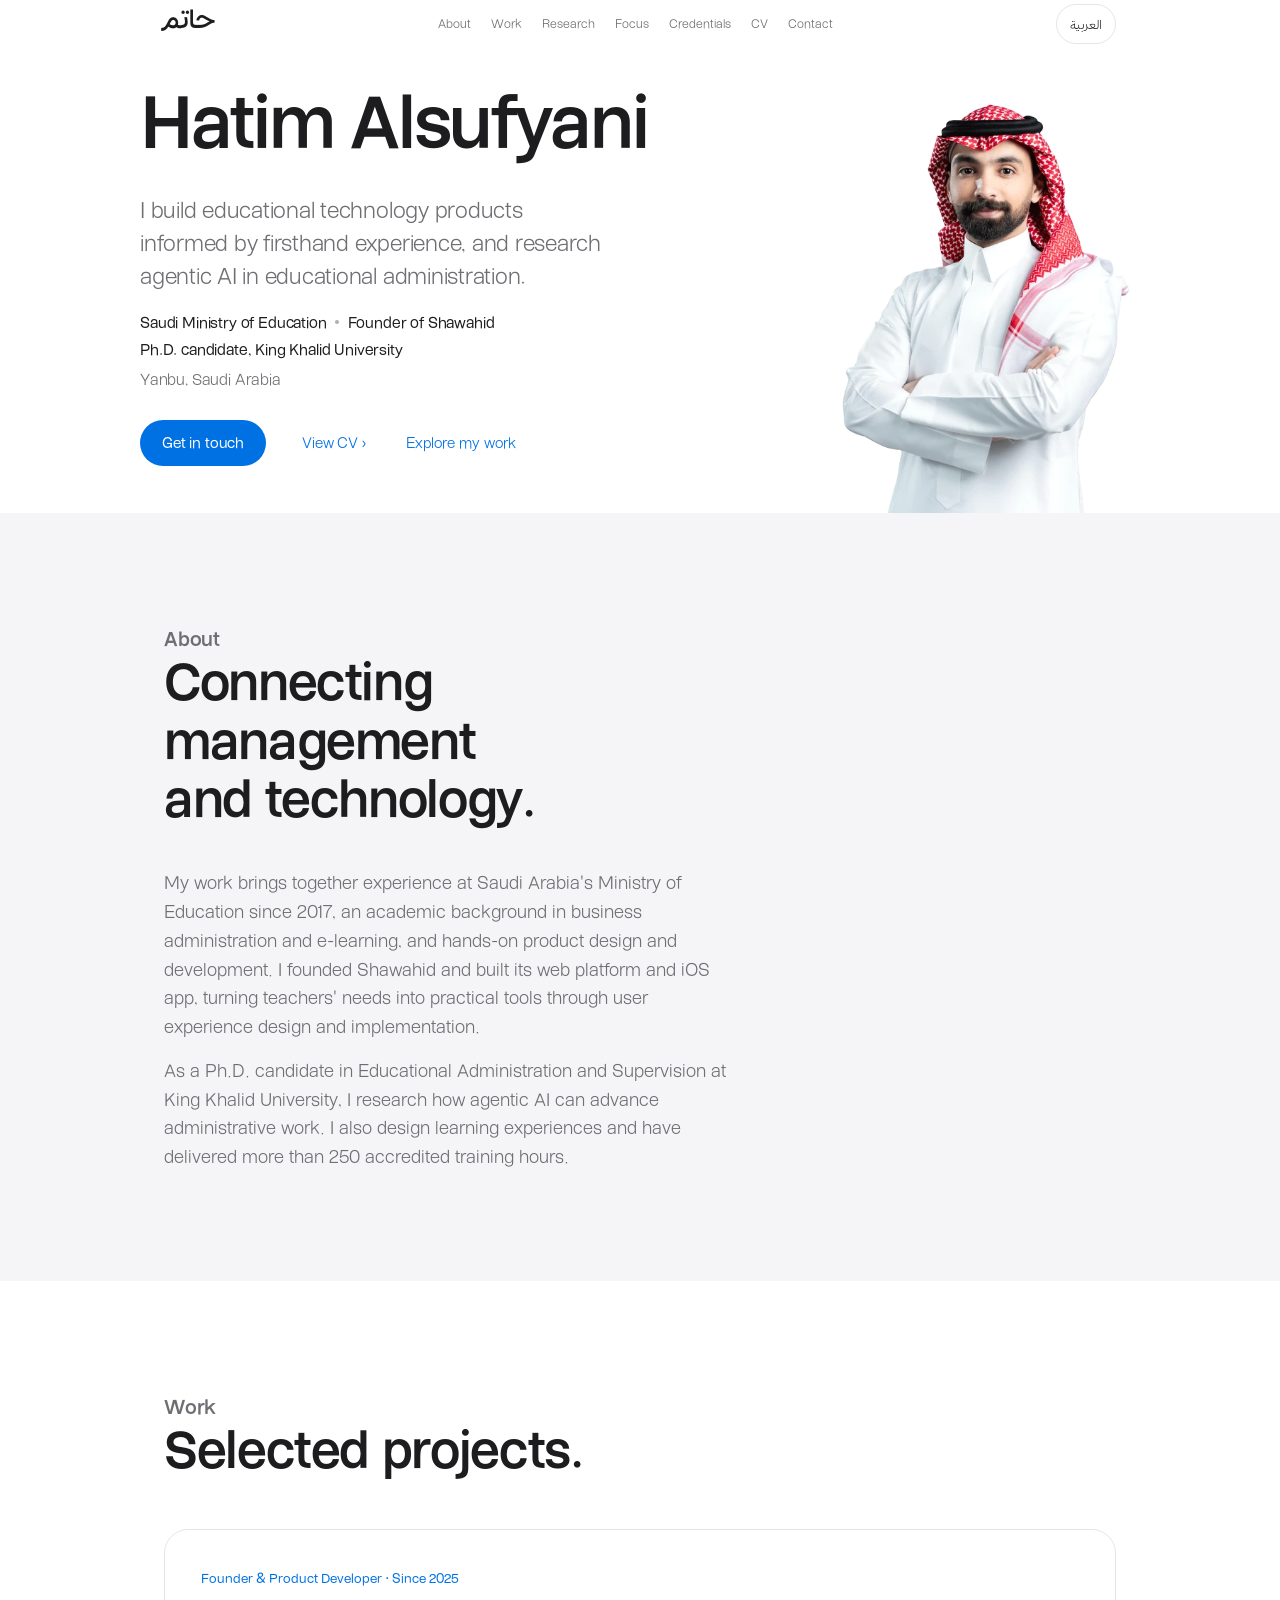
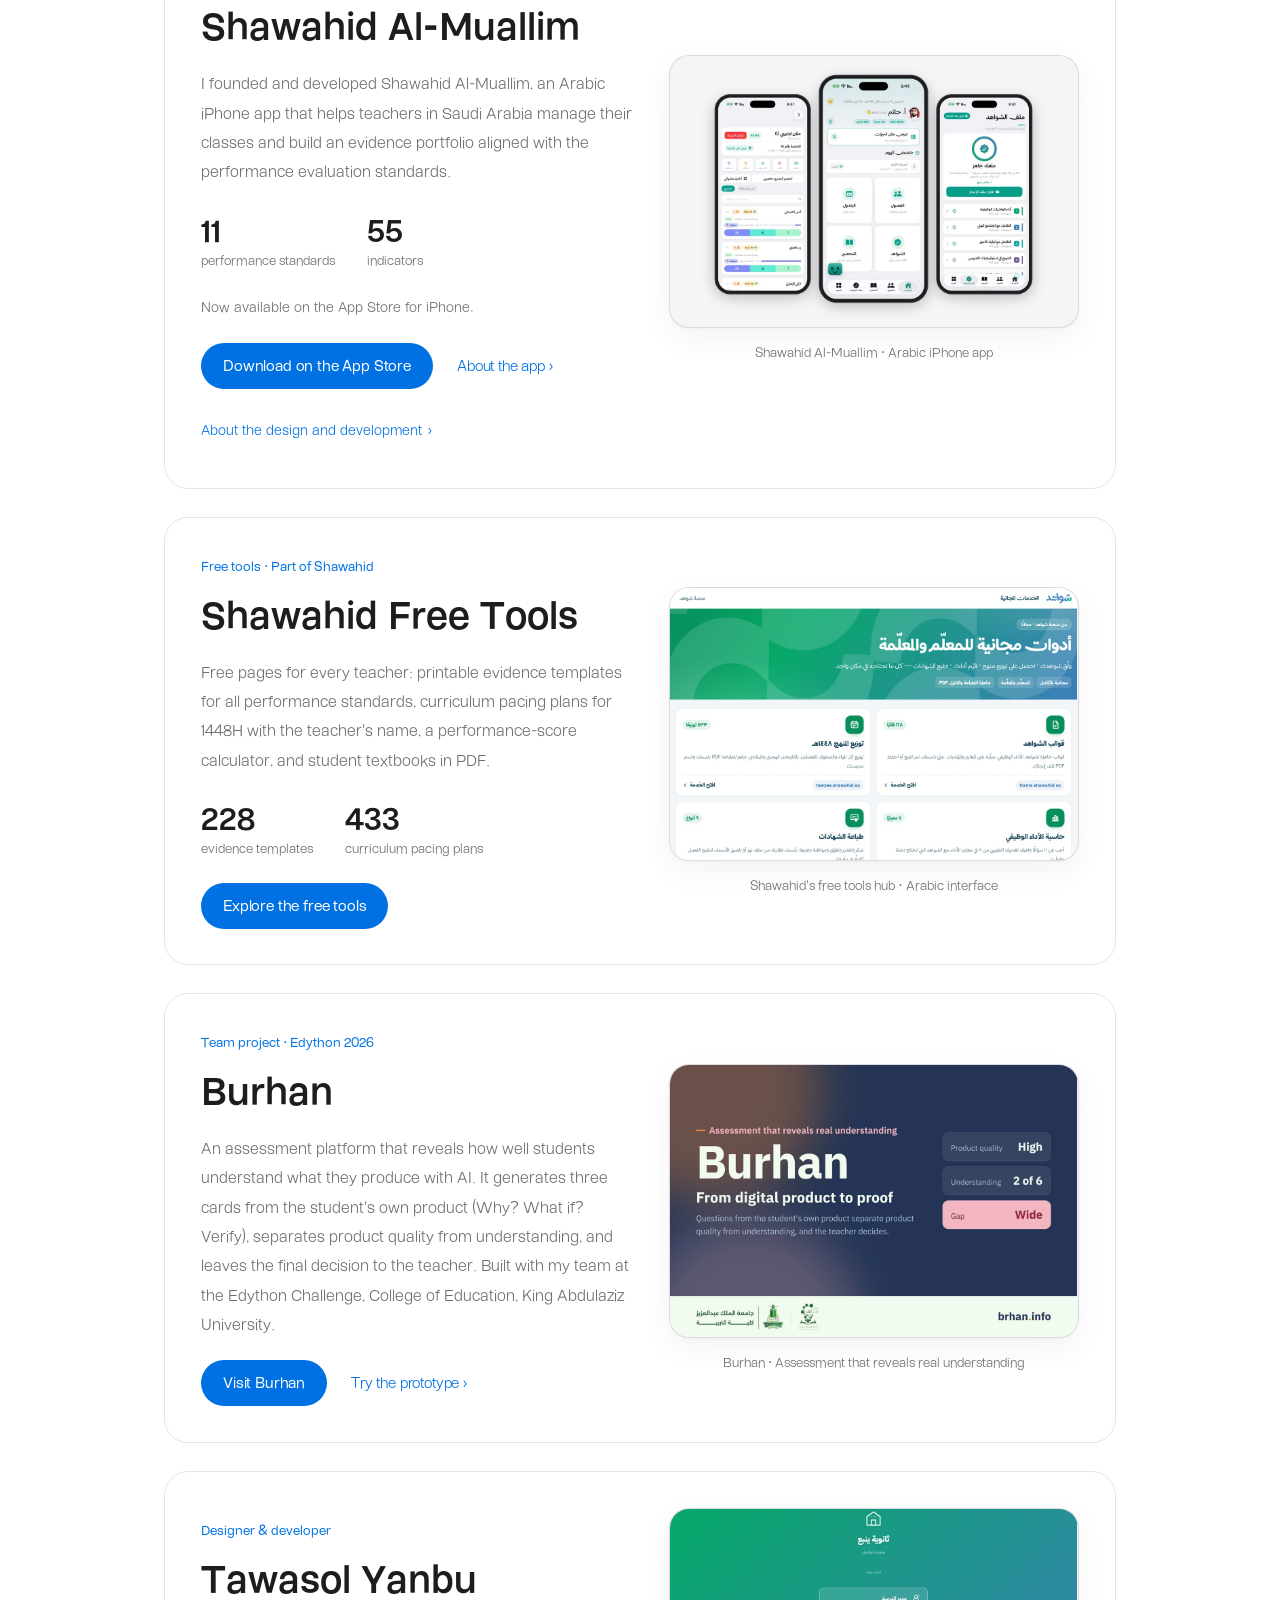
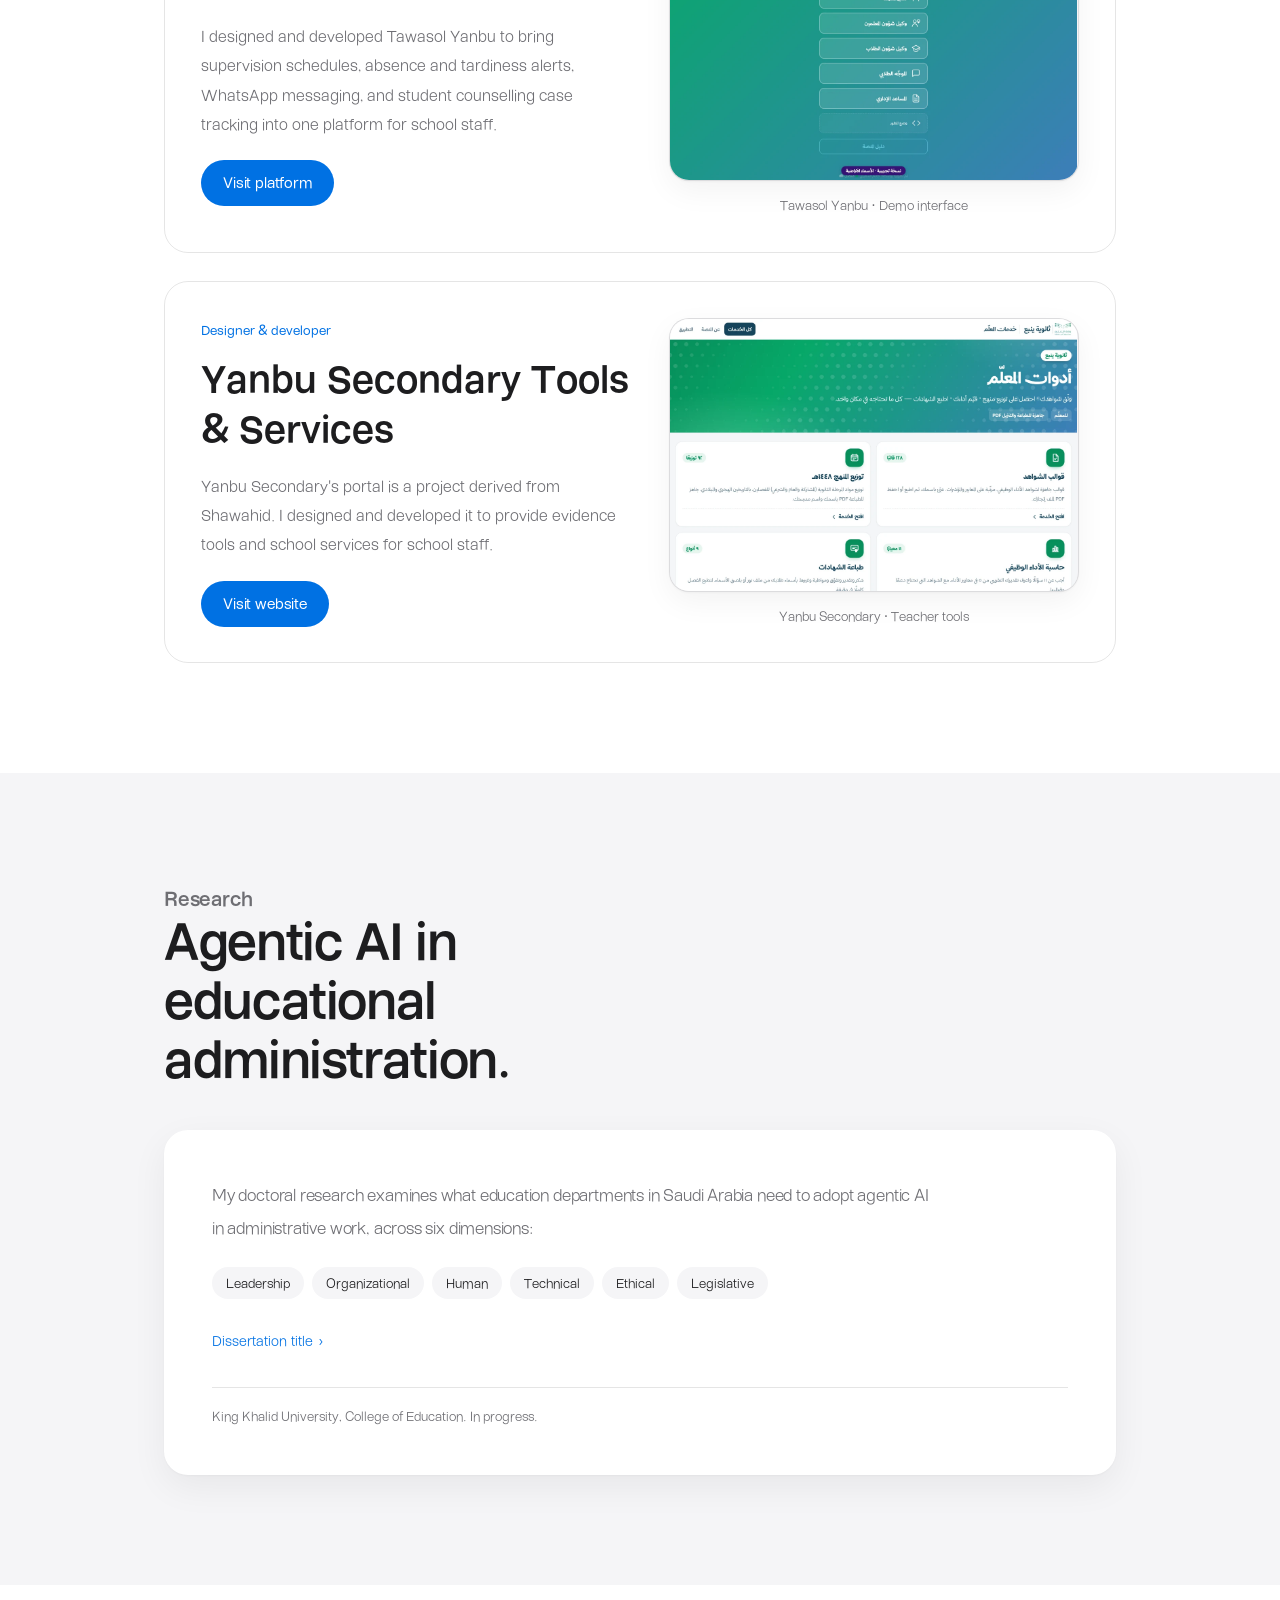
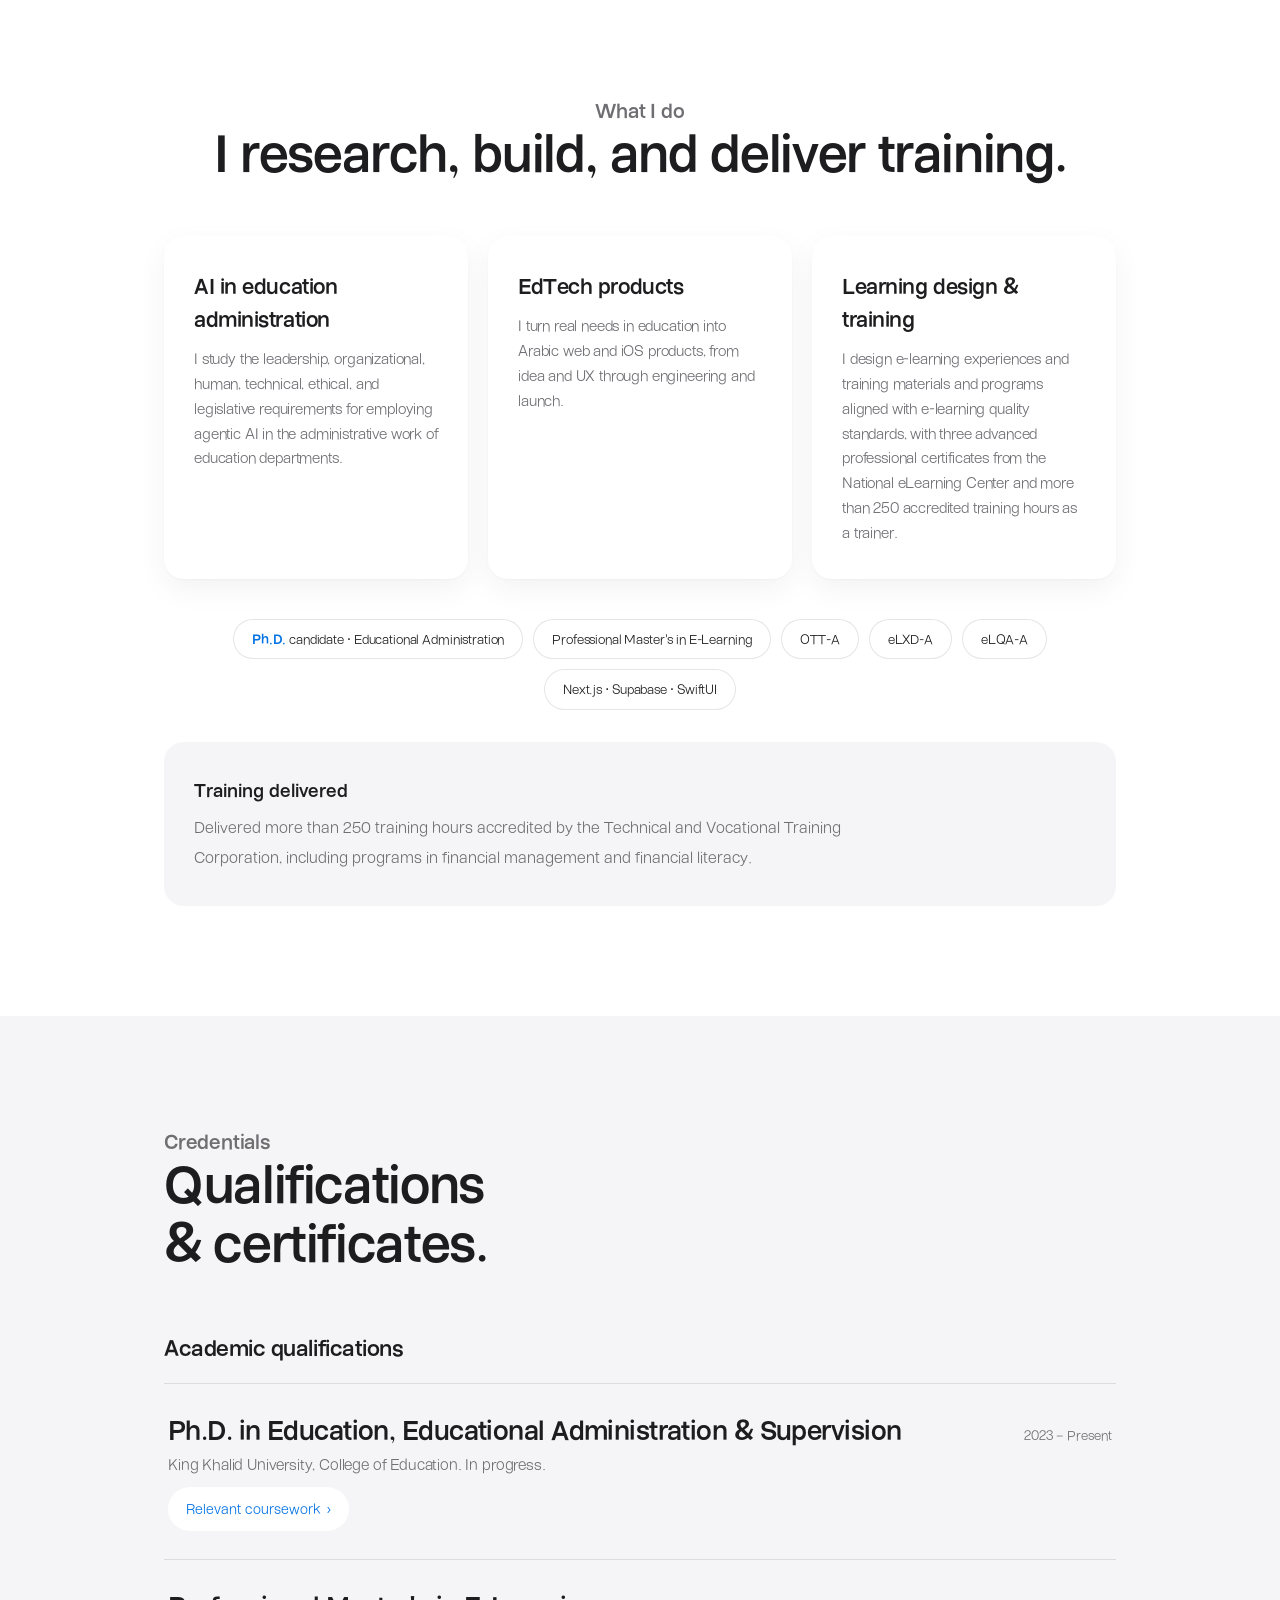
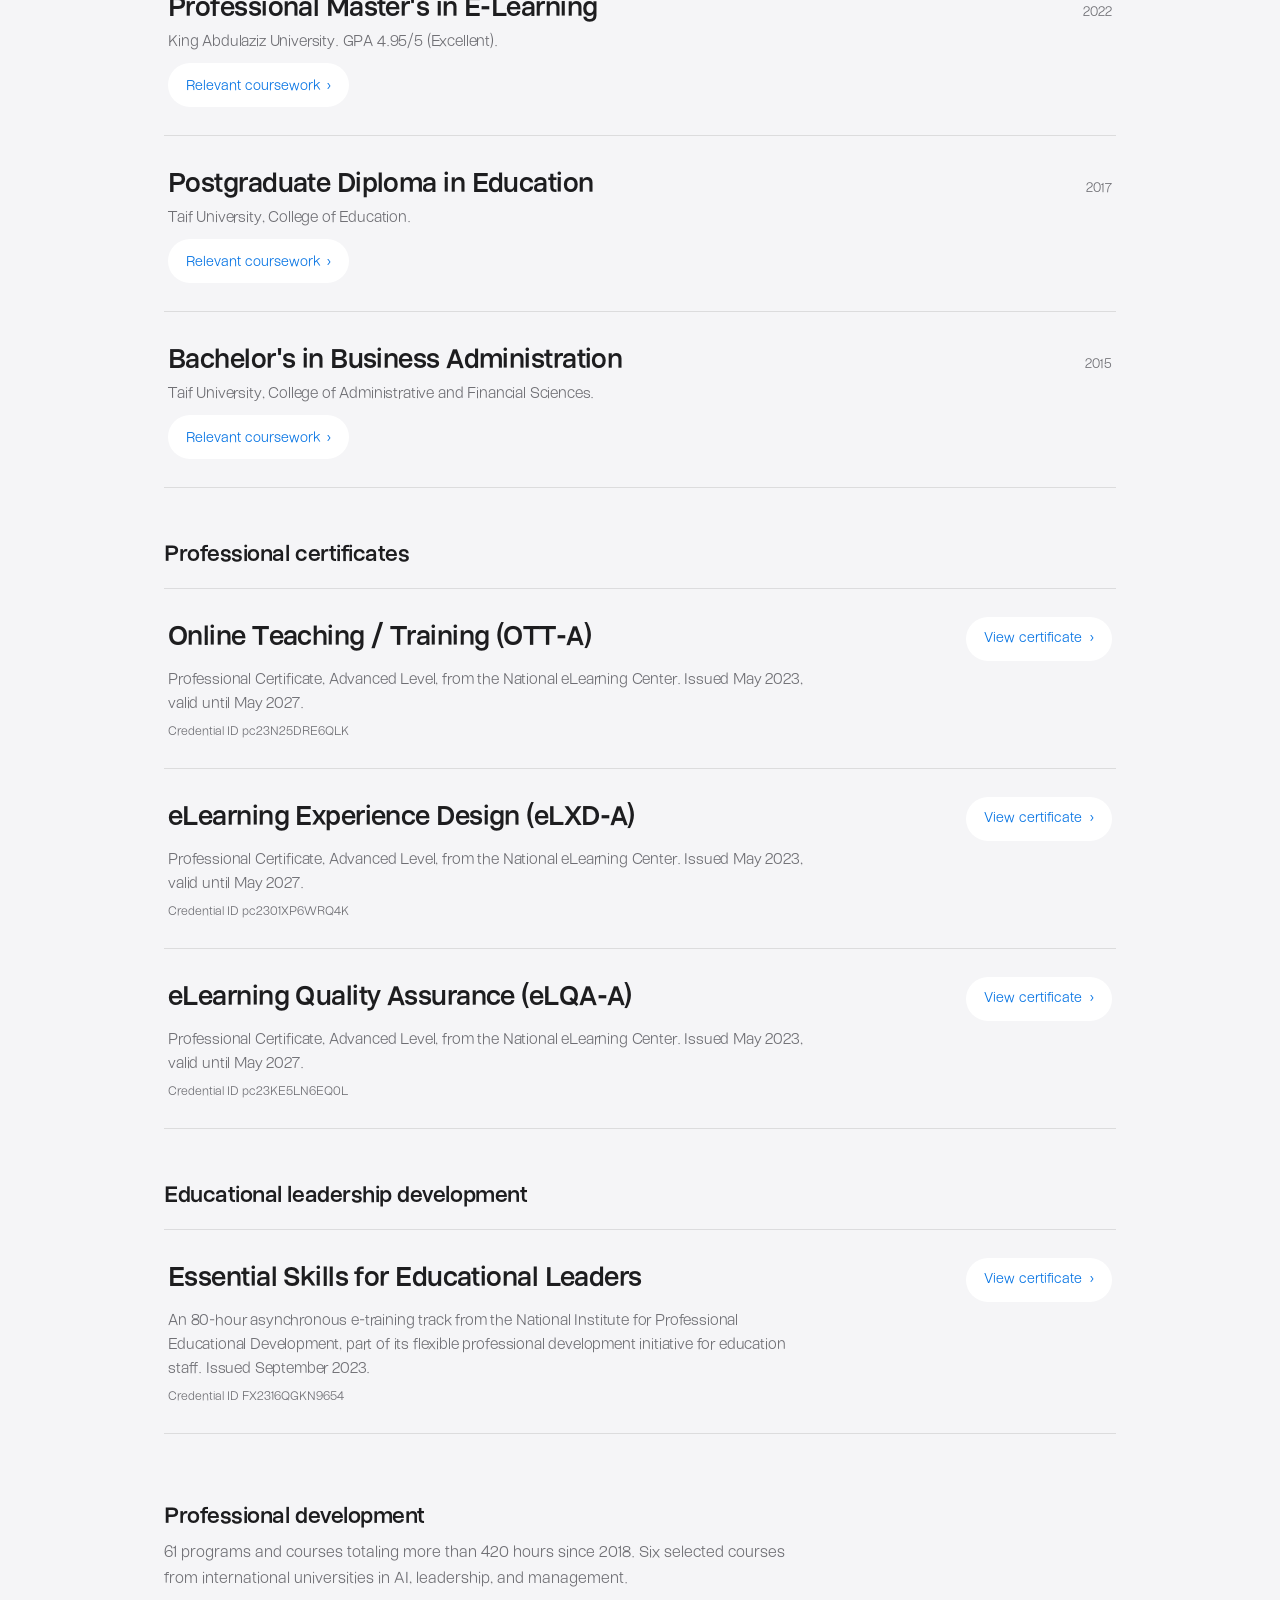
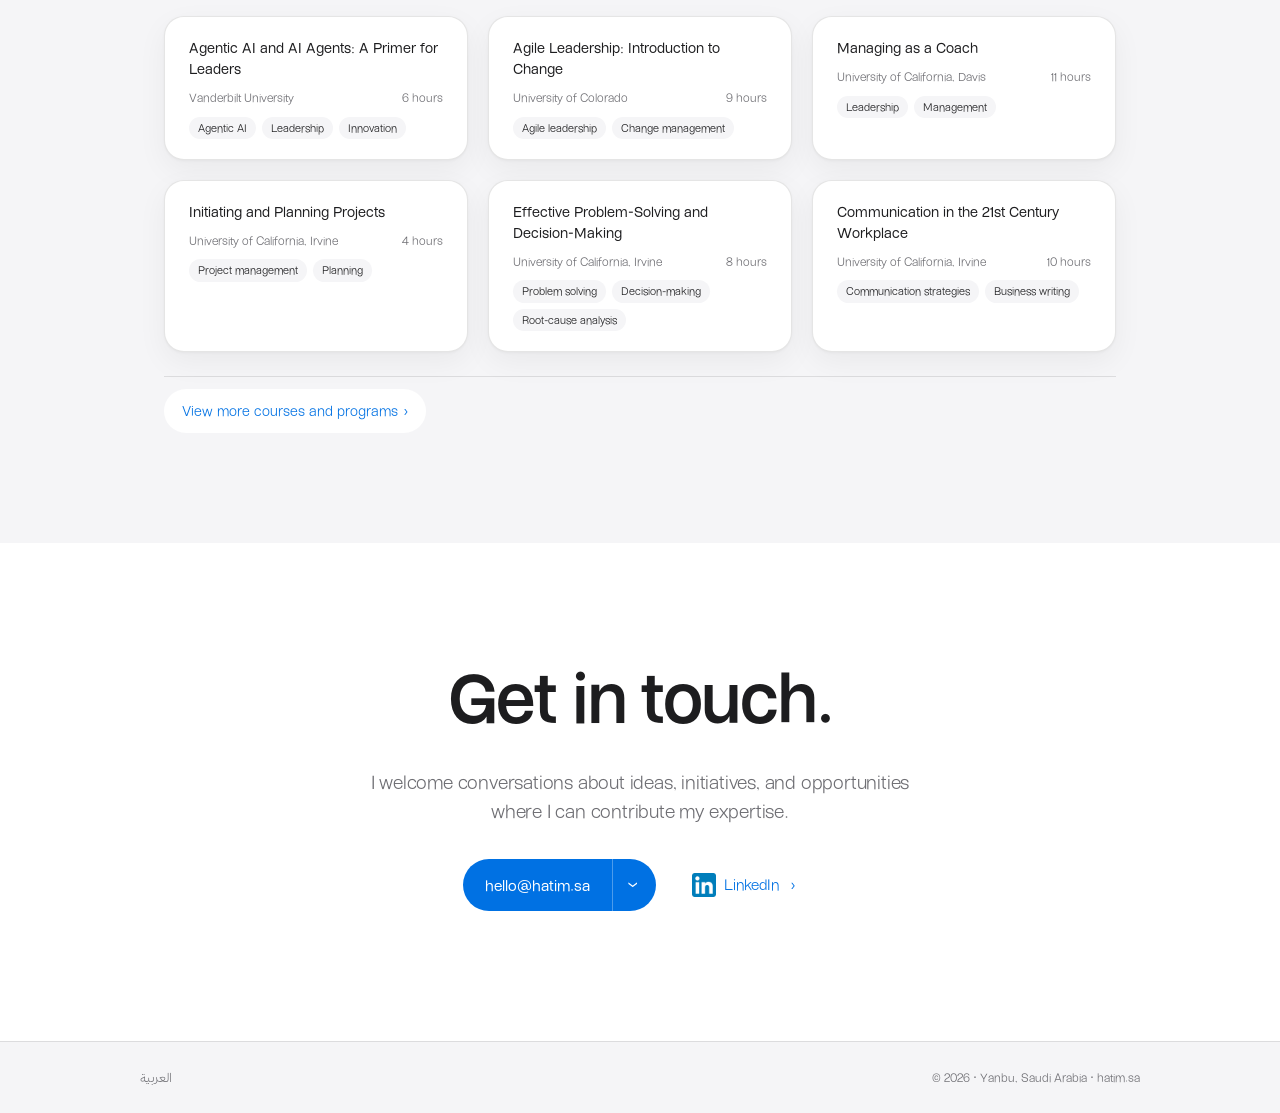
<file: index.html>
<!DOCTYPE html>
<html lang="en" dir="ltr">
<head>
<meta charset="UTF-8">
<meta name="viewport" content="width=device-width, initial-scale=1.0">
<title>Hatim Alsufyani — EdTech &amp; AI in Education</title>
<meta name="description" content="Hatim Alsufyani designs and builds EdTech products and researches how agentic AI can improve administrative work in education. Founder of Shawahid and Ph.D. candidate at King Khalid University.">
<link rel="icon" type="image/png" href="favicon.png">
<link rel="apple-touch-icon" href="apple-touch-icon.png">
<style>
  @font-face{font-family:"Tajarib";src:url("fonts/tajarib/Tajarib-Regular.woff2") format("woff2");font-weight:400;font-style:normal;font-display:swap}
  @font-face{font-family:"Tajarib";src:url("fonts/tajarib/Tajarib-Medium.woff2") format("woff2");font-weight:500;font-style:normal;font-display:swap}
  @font-face{font-family:"Tajarib";src:url("fonts/tajarib/Tajarib-Bold.woff2") format("woff2");font-weight:700;font-style:normal;font-display:swap}
  @font-face{font-family:"Tajarib";src:url("fonts/tajarib/Tajarib-Black.woff2") format("woff2");font-weight:900;font-style:normal;font-display:swap}
  @font-face{font-family:"TajaribDisp";src:url("fonts/tajarib/TajaribDisp-Bold.woff2") format("woff2");font-weight:700;font-style:normal;font-display:swap}
  @font-face{font-family:"TajaribDisp";src:url("fonts/tajarib/TajaribDisp-Black.woff2") format("woff2");font-weight:900;font-style:normal;font-display:swap}
  :root{
    --bg:#ffffff; --soft:#f5f5f7; --ink:#1d1d1f; --sub:#6e6e73;
    --line:rgba(0,0,0,.10); --accent:#0071e3; --accent-2:#0077ED;
    --sys:"Tajarib","Tajawal",-apple-system,system-ui,sans-serif;
    --disp:"TajaribDisp","Tajarib",system-ui,sans-serif;
  }
  *{box-sizing:border-box;margin:0;padding:0}
  html{scroll-behavior:smooth;-webkit-text-size-adjust:100%}
  body{background:var(--bg);color:var(--ink);font-family:var(--sys);line-height:1.47;-webkit-font-smoothing:antialiased;font-optical-sizing:auto}
  ::selection{background:#b3d6ff}
  a{color:inherit;text-decoration:none}
  .wrap{max-width:1000px;margin:0 auto;padding:0 24px}

  header{position:fixed;inset:0 0 auto 0;z-index:70;height:48px;background:rgba(255,255,255,.72);backdrop-filter:saturate(180%) blur(20px);-webkit-backdrop-filter:saturate(180%) blur(20px);border-bottom:1px solid transparent;transition:border-color .4s cubic-bezier(.33,1,.68,1)}
  header.scrolled{border-bottom-color:var(--line)}
  .bar{max-width:1000px;margin:0 auto;padding:0 24px;height:48px;display:flex;align-items:center;justify-content:space-between}
  .brand{display:flex;align-items:center;gap:9px;font-size:17px;font-weight:600;letter-spacing:-.01em}
  nav{display:flex;gap:28px;font-size:13px;color:var(--sub);align-items:center}
  nav a{transition:color .25s}
  nav a:hover{color:var(--ink)}
  .lang{border:1px solid var(--line);border-radius:980px;padding:5px 13px;font-size:12.5px;color:var(--ink);transition:border-color .25s,background .25s}
  .lang:hover{border-color:var(--ink)}

  .hero{min-height:94svh;display:flex;flex-direction:column;align-items:center;justify-content:center;text-align:center;padding:118px 24px 80px}
  .eyebrow{font-size:19px;font-weight:600;color:var(--accent);letter-spacing:-.01em}
  .hero h1{font-family:var(--disp);font-feature-settings:'liga','ss01';font-size:clamp(3rem,9vw,6.5rem);font-weight:700;line-height:1.03;letter-spacing:-.03em;margin:14px 0 0;max-width:14ch}
  .hero .loc{font-size:1.05rem;color:var(--sub);margin-top:18px;letter-spacing:-.01em}
  .hero p{font-size:clamp(1.15rem,2.2vw,1.5rem);color:var(--sub);max-width:34ch;margin:22px auto 0;line-height:1.38;letter-spacing:-.01em}
  .cta{margin-top:32px;display:flex;gap:14px;flex-wrap:wrap;justify-content:center}
  .btn{display:inline-flex;align-items:center;font-size:16px;letter-spacing:-.01em;padding:11px 22px;border-radius:980px;transition:transform .2s cubic-bezier(.33,1,.68,1),background .25s,color .25s;will-change:transform}
  .btn:active{transform:scale(.97)}
  .btn-p{background:var(--accent);color:#fff;font-weight:500}
  .btn-p:hover{background:var(--accent-2)}
  .btn-t{color:var(--accent);font-weight:400}
  .btn-t:hover{text-decoration:underline}
  .btn-t .ch{margin-inline-start:4px;transition:transform .2s}
  .btn-t:hover .ch{transform:translateX(3px)}
  .portrait{margin:40px auto 0;width:min(330px,72vw)}
  .portrait img{width:100%;height:auto;display:block;aspect-ratio:820/1392}

  .statement{padding:118px 24px;text-align:center}
  .statement p{font-size:clamp(1.9rem,5vw,3.4rem);font-weight:600;line-height:1.1;letter-spacing:-.025em;max-width:19ch;margin:0 auto}

  .soft{background:var(--soft)}
  .sec{padding:110px 0}
  .kicker{font-size:21px;font-weight:600;color:var(--sub);letter-spacing:-.01em;margin-bottom:8px}
  .h2{font-family:var(--disp);font-feature-settings:'liga','ss01';font-size:clamp(2.1rem,5vw,3.4rem);font-weight:700;letter-spacing:-.025em;line-height:1.08;max-width:16ch;text-wrap:balance}

  .about-grid{margin-top:40px;display:grid;grid-template-columns:320px 1fr;gap:48px;align-items:center}
  .about-grid .photo{background:#fff;border:1px solid var(--line);border-radius:22px;overflow:hidden;box-shadow:0 12px 40px rgba(0,0,0,.08)}
  .about-grid .photo img{width:100%;height:auto;display:block;aspect-ratio:820/1392}
  .about-grid p{font-size:1.2rem;color:var(--sub);letter-spacing:-.01em;line-height:1.5}
  .about-grid p + p{margin-top:15px}

  .work-list{margin-top:48px;border-top:1px solid var(--line)}
  .row{display:grid;grid-template-columns:1fr auto;gap:10px 24px;align-items:baseline;padding:30px 4px;border-bottom:1px solid var(--line);transition:padding-inline-start .35s cubic-bezier(.33,1,.68,1)}
  .row:hover{padding-inline-start:12px}
  .row .t{font-size:clamp(1.4rem,3vw,2rem);font-weight:600;letter-spacing:-.02em}
  .row .t a{transition:color .25s}
  .row .t a:hover{color:var(--accent)}
  .row .d{grid-column:1/-1;color:var(--sub);font-size:1.02rem;max-width:62ch;letter-spacing:-.01em}
  .row .tag{font-size:13px;color:var(--sub);white-space:nowrap}

  .cards{margin-top:44px;display:grid;grid-template-columns:repeat(3,1fr);gap:20px}
  .card{background:var(--bg);border-radius:20px;padding:34px 30px;box-shadow:0 1px 3px rgba(0,0,0,.04),0 10px 30px rgba(0,0,0,.05)}
  .card h3{font-size:1.4rem;font-weight:600;letter-spacing:-.02em;margin-bottom:10px}
  .card p{color:var(--sub);font-size:1rem;letter-spacing:-.01em;line-height:1.55}
  #focus .card{text-align:start}
  .chips{margin-top:40px;display:flex;flex-wrap:wrap;gap:10px;justify-content:center}
  .chip{background:var(--bg);border:1px solid var(--line);border-radius:980px;padding:9px 18px;font-size:14px;color:var(--ink);letter-spacing:-.01em}
  .chip b{color:var(--accent);font-weight:600}

  .contact{text-align:center;padding:130px 24px}
  .contact h2{font-family:var(--disp);font-feature-settings:'liga','ss01';font-size:clamp(2.4rem,6.5vw,4.5rem);font-weight:700;letter-spacing:-.03em;line-height:1.05}
  .contact .cta{margin-top:34px}

  footer{border-top:1px solid var(--line);background:var(--soft)}
  .foot{display:flex;justify-content:space-between;gap:14px;flex-wrap:wrap;padding:26px 0;font-size:12.5px;color:var(--sub)}

  .rv{opacity:0;transform:translateY(24px);transition:opacity .7s cubic-bezier(.33,1,.68,1),transform .7s cubic-bezier(.33,1,.68,1)}
  .rv.in{opacity:1;transform:none}

  @media(max-width:820px){ .cards{grid-template-columns:1fr} .about-grid{grid-template-columns:1fr;gap:24px} nav .nlink{display:none} .sec{padding:84px 0} }
  @media(max-width:480px){ .wrap{padding:0 20px} .row .tag{display:none} }
  @media(prefers-reduced-motion:reduce){ html{scroll-behavior:auto} .rv{transform:none;transition:opacity .4s ease} .btn:active{transform:none} *{animation:none!important} }
  @media(prefers-reduced-transparency:reduce){ header{background:#fff;backdrop-filter:none;-webkit-backdrop-filter:none;border-bottom:1px solid var(--line)} }

  .about{position:relative;overflow:hidden}
  .about .wrap{position:relative;z-index:1}
  .about .atext{margin-top:30px;max-width:46ch}
  .about .atext p{font-size:1.2rem;color:var(--sub);line-height:1.5}
  .about .atext p + p{margin-top:15px}

  .cred-list{margin-top:48px;border-top:1px solid var(--line)}
  .cred{display:grid;grid-template-columns:1fr auto;gap:6px 28px;align-items:baseline;padding:28px 4px;border-bottom:1px solid var(--line)}
  .cred .ct{font-size:clamp(1.3rem,2.7vw,1.75rem);font-weight:600;letter-spacing:-.02em;line-height:1.25}
  .cred .cm{grid-column:1/-1;color:var(--sub);font-size:1.02rem;max-width:64ch;letter-spacing:-.01em}
  .cred .cid{grid-column:1/-1;color:var(--sub);font-size:13px;font-variant-numeric:tabular-nums}
  .vlink{color:var(--accent);font-size:15px;white-space:nowrap}
  .vlink:hover{text-decoration:underline}
  .vlink .ch{display:inline-block;margin-inline-start:4px;transition:transform .2s cubic-bezier(.33,1,.68,1)}
  .vlink:hover .ch{transform:translateX(3px)}
  .courses{margin-top:76px}
  .co-head h3{font-size:1.55rem;font-weight:600;letter-spacing:-.02em}
  .co-head p{color:var(--sub);margin-top:6px;font-size:1.05rem;max-width:60ch;letter-spacing:-.01em}
  .co-cols{margin-top:30px;display:grid;grid-template-columns:repeat(3,1fr);gap:36px}
  .co-col h4{font-size:15px;font-weight:600;padding-bottom:12px;border-bottom:1px solid var(--ink)}
  .co-col ul{list-style:none}
  .co-col li{padding:13px 0;border-bottom:1px solid var(--line)}
  .co-col .cn{display:block;font-size:15.5px;font-weight:500;line-height:1.38;letter-spacing:-.01em}
  .co-col .cmeta{display:flex;justify-content:space-between;align-items:baseline;gap:12px;margin-top:4px;font-size:13px;color:var(--sub)}
  .co-col .cd{white-space:nowrap;font-variant-numeric:tabular-nums}
  .nw{white-space:nowrap}
  a.chip{transition:border-color .25s}
  a.chip:hover{border-color:var(--ink)}
  @media(max-width:820px){ .co-cols{grid-template-columns:1fr;gap:30px} .courses{margin-top:60px} }
  @media(max-width:480px){ .cred{grid-template-columns:1fr} .vlink{margin-top:4px} }

  .co-col .sks{display:flex;flex-wrap:wrap;gap:6px;margin-top:9px}
  .co-col .sk{background:var(--soft);border-radius:980px;padding:3px 10px;font-size:12px;line-height:1.5;color:var(--ink);white-space:nowrap}

  .diss{margin-top:44px;background:var(--bg);border-radius:24px;padding:clamp(26px,4vw,48px);box-shadow:0 1px 3px rgba(0,0,0,.04),0 12px 36px rgba(0,0,0,.06)}
  .diss .dl{font-size:14px;font-weight:600;color:var(--accent);letter-spacing:-.01em}
  .diss .dt{font-size:clamp(1.35rem,2.6vw,1.9rem);font-weight:700;line-height:1.25;letter-spacing:-.02em;margin-top:10px;max-width:32ch}
  .diss .ds{margin-top:18px;color:var(--sub);font-size:1.12rem;line-height:1.55;max-width:62ch;letter-spacing:-.01em}
  .dims{margin-top:22px;display:flex;flex-wrap:wrap;gap:8px;list-style:none}
  .dims li{background:var(--soft);border-radius:980px;padding:6px 14px;font-size:14px}
  .diss .dm{margin-top:24px;padding-top:18px;border-top:1px solid var(--line);font-size:14px;color:var(--sub)}
  .co-more{margin-top:22px}
  .co-more summary{cursor:pointer;list-style:none;display:inline-flex;align-items:center;gap:6px;color:var(--accent);font-size:15px}
  .co-more summary::-webkit-details-marker{display:none}
  .co-more summary:hover{text-decoration:underline}
  .co-more summary .ch{display:inline-block;transition:transform .25s cubic-bezier(.33,1,.68,1)}
  .co-more[open] summary .ch{transform:rotate(90deg)}
  .co-more .o{display:none} .co-more[open] .o{display:inline} .co-more[open] .c{display:none}
  .co-more .co-cols{margin-top:26px}
  .contact .sub{color:var(--sub);font-size:clamp(1.05rem,1.8vw,1.25rem);max-width:46ch;margin:18px auto 0;letter-spacing:-.01em}

  .hero{min-height:0;display:block;text-align:start;padding:88px 24px 0}
  .hero .hin{max-width:1000px;margin:0 auto;display:grid;grid-template-columns:1fr minmax(240px,340px);gap:48px;align-items:end}
  .hero .htext{align-self:center;padding-bottom:40px}
  .hero h1{font-size:clamp(2.6rem,6.2vw,4.8rem);max-width:none;margin:0}
  .hero p{margin:18px 0 0;max-width:38ch;text-wrap:balance}
  .hero .loc{margin-top:14px}
  .hmeta{margin-top:18px}
  .hmeta ul{list-style:none;margin:0;padding:0;display:flex;flex-wrap:wrap;column-gap:21px;row-gap:2px}
  .hmeta li{position:relative;white-space:nowrap;font-size:1.02rem;font-weight:500;color:var(--ink);letter-spacing:-.01em;line-height:1.5}
  .hmeta li + li::before{content:"";position:absolute;inset-inline-start:-12.5px;top:50%;width:4px;height:4px;margin-top:-2px;border-radius:50%;background:var(--sub);opacity:.55}
  .hmeta li.ls::before{display:none}
  .hmeta + .loc{margin-top:6px}
  .hero .cta{justify-content:flex-start;margin-top:28px}
  .hph img{width:100%;height:auto;display:block}
  @media(max-width:820px){
    .hero{padding-top:72px;text-align:center}
    .hero .hin{grid-template-columns:1fr;gap:4px}
    .hph{order:-1;width:min(230px,62vw);margin:0 auto;aspect-ratio:4/5;overflow:hidden;-webkit-mask-image:linear-gradient(#000 78%,transparent);mask-image:linear-gradient(#000 78%,transparent)}
    .hph img{height:100%;object-fit:cover;object-position:top}
    .hero .htext{padding-bottom:56px}
    .hero p{margin-inline:auto}
    .hero .cta{justify-content:center}
    .hmeta ul{justify-content:center}
  }
  @media(max-width:400px){ .hmeta li{white-space:normal} }

  .brand .wm{font-family:"TajaribDisp","Tajarib",system-ui,sans-serif;font-weight:700;font-size:25px;line-height:1;letter-spacing:0;font-feature-settings:'ss01'}

  .mailwrap{position:relative;display:inline-flex}
  .mailfb{position:absolute;top:calc(100% + 10px);inset-inline-start:50%;transform:translateX(-50%);z-index:20;background:var(--bg);border:1px solid var(--line);border-radius:16px;box-shadow:0 12px 36px rgba(0,0,0,.12);padding:8px;display:none;min-width:220px;text-align:start}
  [dir=rtl] .mailfb{transform:translateX(50%)}
  .mailfb.show{display:block}
  .mailfb p{font-size:12.5px;color:var(--sub);padding:6px 10px 8px}
  .mailfb a,.mailfb button{display:block;width:100%;text-align:start;font:inherit;font-size:15px;color:var(--ink);background:none;border:0;border-radius:10px;padding:9px 10px;cursor:pointer}
  .mailfb a:hover,.mailfb button:hover{background:var(--soft)}

  .mailfb::before{content:"";position:absolute;left:0;right:0;top:-12px;height:12px}
  @media(hover:hover){ .mailwrap:hover .mailfb,.mailwrap:focus-within .mailfb{display:block} }

  .train{margin-top:64px}
  .train h3{font-size:1.45rem;font-weight:600;letter-spacing:-.02em}
  .train>p{color:var(--sub);margin-top:6px;font-size:1.05rem;max-width:64ch;line-height:1.55}
  .tl{list-style:none;margin-top:20px;display:grid;grid-template-columns:repeat(2,1fr);column-gap:36px}
  .tl li{padding:12px 0;border-bottom:1px solid var(--line)}
  .tl li span{display:block;font-size:15.5px;font-weight:500;line-height:1.4}
  .tl li em{display:block;font-style:normal;font-size:13px;color:var(--sub);margin-top:3px}
  .train .trn{margin-top:22px;font-size:1.02rem;color:var(--sub)}
  .train .trn b{color:var(--ink)}
  @media(max-width:820px){ .tl{grid-template-columns:1fr} }

  .tg{margin-top:26px;display:grid;grid-template-columns:repeat(3,1fr);gap:34px 36px}
  .tg h4{font-size:15px;font-weight:600;padding-bottom:12px;border-bottom:1px solid var(--ink)}
  .tg ul{list-style:none}
  .tg li{padding:12px 0;border-bottom:1px solid var(--line)}
  .tg .tn{display:block;font-size:15px;font-weight:500;line-height:1.4}
  .tg .tm{display:flex;justify-content:space-between;gap:10px;margin-top:3px;font-size:12.5px;color:var(--sub)}
  .tg .tm b{font-weight:400;white-space:nowrap}
  .tg .sks{display:flex;flex-wrap:wrap;gap:6px;margin-top:8px}
  .tg .sk{background:var(--soft);border-radius:980px;padding:2px 9px;font-size:11.5px;line-height:1.6}
  @media(max-width:980px){ .tg{grid-template-columns:repeat(2,1fr)} }
  @media(max-width:640px){ .tg{grid-template-columns:1fr} }

  .subh{font-size:1.45rem;font-weight:600;letter-spacing:-.02em;margin-top:48px}
  .subh + .cred-list{margin-top:18px}
  .cred .cy{font-size:14px;color:var(--sub);white-space:nowrap}

  .cred .cq{grid-column:1/-1;display:flex;flex-wrap:wrap;gap:6px;margin-top:8px}
  .cred .cq span{background:var(--soft);border-radius:980px;padding:4px 11px;font-size:12.5px;line-height:1.5}
</style>
<link rel="stylesheet" href="site.css">
<link rel="canonical" href="https://hatim.sa/">
<link rel="alternate" hreflang="en" href="https://hatim.sa/">
<link rel="alternate" hreflang="ar" href="https://hatim.sa/ar.html">
<link rel="alternate" hreflang="x-default" href="https://hatim.sa/">
<meta property="og:type" content="profile">
<meta property="og:site_name" content="Hatim Alsufyani">
<meta property="og:title" content="Hatim Alsufyani — EdTech &amp; AI in Education">
<meta property="og:description" content="Hatim Alsufyani designs and builds EdTech products and researches how agentic AI can improve administrative work in education. Founder of Shawahid and Ph.D. candidate at King Khalid University.">
<meta property="og:url" content="https://hatim.sa/">
<meta property="og:locale" content="en_US">
<meta property="og:locale:alternate" content="ar_SA">
<meta property="og:image" content="https://hatim.sa/portrait-2026.jpg">
<meta property="og:image:type" content="image/jpeg">
<meta property="og:image:width" content="960">
<meta property="og:image:height" content="1440">
<meta property="og:image:alt" content="Hatim Alsufyani">
<meta name="twitter:card" content="summary">
<meta name="twitter:title" content="Hatim Alsufyani — EdTech &amp; AI in Education">
<meta name="twitter:description" content="Hatim Alsufyani designs and builds EdTech products and researches how agentic AI can improve administrative work in education. Founder of Shawahid and Ph.D. candidate at King Khalid University.">
<meta name="twitter:image" content="https://hatim.sa/portrait-2026.jpg">
<script type="application/ld+json">{"@context": "https://schema.org", "@type": "ProfilePage", "url": "https://hatim.sa/", "inLanguage": "en", "mainEntity": {"@type": "Person", "@id": "https://hatim.sa/#person", "name": "Hatim Alsufyani", "alternateName": "حاتم السفياني", "url": "https://hatim.sa/", "image": "https://hatim.sa/portrait-2026.jpg", "sameAs": ["https://www.linkedin.com/in/hatim-alsufyani/"], "worksFor": {"@type": "Organization", "name": "Saudi Ministry of Education"}, "alumniOf": [{"@type": "CollegeOrUniversity", "name": "King Abdulaziz University"}, {"@type": "CollegeOrUniversity", "name": "Taif University"}]}}</script>
<link rel="stylesheet" href="typography.css">
</head>
<body>
<a class="skip-link" href="#top">Skip to content</a>
<header id="hd"><div class="bar">
<a class="brand" href="#top" aria-label="Hatim Alsufyani"><span class="wm" lang="ar" dir="rtl">حاتم</span></a>
<nav class="desktop-nav" aria-label="Main navigation"><a class="nlink" href="#about">About</a>
<a class="nlink" href="#work">Work</a>
<a class="nlink" href="#research">Research</a>
<a class="nlink" href="#focus">Focus</a>
<a class="nlink" href="#credentials">Credentials</a>
<a class="nlink" href="cv.html">CV</a>
<a class="nlink" href="#contact">Contact</a></nav>
<div class="nav-tools"><a class="lang" href="ar.html" lang="ar" hreflang="ar">العربية</a>
<details class="mobile-menu"><summary>Menu</summary><nav aria-label="Main navigation"><a class="nlink" href="#about">About</a>
<a class="nlink" href="#work">Work</a>
<a class="nlink" href="#research">Research</a>
<a class="nlink" href="#focus">Focus</a>
<a class="nlink" href="#credentials">Credentials</a>
<a class="nlink" href="cv.html">CV</a>
<a class="nlink" href="#contact">Contact</a></nav></details></div>
</div></header>

<main id="top" tabindex="-1">
  <section class="hero">
    <div class="hin">
      <div class="htext">
        <h1 class="rv">Hatim Alsufyani</h1>
        <p class="rv">I build educational technology products informed by firsthand experience, and research agentic AI in educational administration.</p>
        <div class="hmeta rv"><ul><li>Saudi Ministry of Education</li><li>Founder of Shawahid</li><li>Ph.D. candidate, King Khalid University</li></ul></div>
        <div class="loc rv">Yanbu, Saudi Arabia</div>
        <div class="cta rv">
          <a class="btn btn-p" href="#contact">Get in touch</a>
          <a class="btn btn-t" href="cv.html">View CV <span class="ch">›</span></a><a class="hero-work" href="#work">Explore my work</a>
        </div>
      </div>
      <div class="hph rv"><picture><source type="image/webp" srcset="portrait-2026-480.webp 480w, portrait-2026-960.webp 960w" sizes="(max-width:370px) 62vw, (max-width:820px) 230px, 340px"><img src="portrait-2026.jpg" alt="Hatim Alsufyani" width="960" height="1440" fetchpriority="high" decoding="async"></picture></div>
    </div>
  </section>

  <section class="sec soft about" id="about">
    <div class="wrap">
      <div class="kicker rv">About</div>
      <h2 class="h2 rv">Connecting management and technology.</h2>
      <div class="atext">
<p class="rv">My work brings together experience at Saudi Arabia's Ministry of Education since 2017, an academic background in business administration and e-learning, and hands-on product design and development. I founded Shawahid and built its web platform and iOS app, turning teachers' needs into practical tools through user experience design and implementation.</p>
<p class="rv">As a Ph.D. candidate in Educational Administration and Supervision at King Khalid University, I research how agentic AI can advance administrative work. I also design learning experiences and have delivered more than 250 accredited training hours.</p>
</div>
    </div>
  </section>

  <section class="sec" id="work"><div class="wrap">
<div class="kicker rv">Work</div><h2 class="h2 rv">Selected projects.</h2>
<article class="featured-project rv">
<div class="project-copy"><p class="project-role">Founder &amp; Product Developer · Since 2025</p><h3>Shawahid Al-Muallim</h3>
<p>I founded and developed Shawahid Al-Muallim, an Arabic iPhone app that helps teachers in Saudi Arabia manage their classes and build an evidence portfolio aligned with the performance evaluation standards.</p>
<ul class="project-facts"><li><strong>11</strong> performance standards</li><li><strong>55</strong> indicators</li></ul>
<p class="project-note">Now available on the App&nbsp;Store for iPhone.</p>
<div class="project-actions"><a class="btn btn-p" href="https://apps.apple.com/sa/app/id6808918350" target="_blank" rel="noopener">Download on the App Store</a><a class="btn btn-t" href="https://shawahid.sa/app" target="_blank" rel="noopener">About the app <span class="ch">›</span></a></div>
<details class="project-details"><summary>About the design and development</summary><dl><dt>The need</dt><dd>Classroom management and performance documentation tailored to education in Saudi Arabia, in one app on the teacher's phone.</dd><dt>What I built</dt><dd>Class and student import from the Madrasati platform or Noor, one-tap attendance with participation points and a lesson timer, weekly lesson preparation, course reports in PDF and Excel, student leaderboards and certificates, 228 ready evidence templates with a printable portfolio that links each standard to its evidence by barcode, and an AI assistant that answers from the teacher's own data.</dd><dt>My role</dt><dd>I handled product, design, and development end to end, from user experience to implementation with SwiftUI, Next.js, and Supabase.</dd></dl></details>
</div><figure class="project-preview"><img src="shawahid-app.webp" width="1200" height="800" alt="Three screens of the Shawahid Al-Muallim iPhone app: a live class, the home screen, and the evidence portfolio" loading="lazy" decoding="async"><figcaption>Shawahid Al-Muallim · Arabic iPhone app</figcaption></figure>
</article>
<article class="featured-project rv">
<div class="project-copy"><p class="project-role">Free tools · Part of Shawahid</p><h3>Shawahid Free Tools</h3>
<p class="project-description">Free pages for every teacher: printable evidence templates for all performance standards, curriculum pacing plans for 1448H with the teacher's name, a performance-score calculator, and student textbooks in PDF.</p>
<ul class="project-facts"><li><strong>228</strong> evidence templates</li><li><strong>433</strong> curriculum pacing plans</li></ul>
<a class="btn btn-p" href="https://free.shawahid.sa" target="_blank" rel="noopener">Explore the free tools</a>
</div><figure class="project-preview"><img src="shawahid-tools.jpg" width="1200" height="800" alt="The Arabic interface of the Shawahid free tools hub" loading="lazy"><figcaption>Shawahid's free tools hub · Arabic interface</figcaption></figure>
</article>
<article class="featured-project rv">
<div class="project-copy"><p class="project-role">Team project · Edython 2026</p><h3>Burhan</h3>
<p class="project-description">An assessment platform that reveals how well students understand what they produce with AI. It generates three cards from the student's own product (Why? What if? Verify), separates product quality from understanding, and leaves the final decision to the teacher. Built with my team at the Edython Challenge, College of Education, King Abdulaziz University.</p>
<div class="project-actions"><a class="btn btn-p" href="https://brhan.info/en/" target="_blank" rel="noopener" aria-label="Visit Burhan">Visit Burhan</a><a class="btn btn-t" href="https://brhan.info/prototype/?lang=en" target="_blank" rel="noopener">Try the prototype <span class="ch">›</span></a></div>
</div><figure class="project-preview"><img src="burhan-preview-en.webp" width="1200" height="800" alt="Burhan, from digital product to proof: product quality high, understanding 2 of 6, gap wide" loading="lazy" decoding="async"><figcaption>Burhan · Assessment that reveals real understanding</figcaption></figure>
</article>
<article class="featured-project rv">
<div class="project-copy"><p class="project-role">Designer &amp; developer</p><h3>Tawasol Yanbu</h3>
<p class="project-description">I designed and developed Tawasol Yanbu to bring supervision schedules, absence and tardiness alerts, WhatsApp messaging, and student counselling case tracking into one platform for school staff.</p>
<a class="btn btn-p" href="https://tawasol-demo.vercel.app/" target="_blank" rel="noopener" aria-label="Visit Tawasol Yanbu">Visit platform</a>
</div><figure class="project-preview"><img src="tawasol-preview.webp" width="1200" height="800" alt="The Arabic home screen of the Tawasol Yanbu platform" loading="lazy" decoding="async"><figcaption>Tawasol Yanbu · Demo interface</figcaption></figure>
</article>
<article class="featured-project rv">
<div class="project-copy"><p class="project-role">Designer &amp; developer</p><h3>Yanbu Secondary Tools &amp; Services</h3>
<p class="project-description">Yanbu Secondary's portal is a project derived from Shawahid. I designed and developed it to provide evidence tools and school services for school staff.</p>
<a class="btn btn-p" href="https://yanbuhs.shawahid.sa/" target="_blank" rel="noopener" aria-label="Visit Yanbu Secondary Tools and Services">Visit website</a>
</div><figure class="project-preview"><img src="yanbu-school-preview.webp" width="1200" height="800" alt="The Arabic teacher tools page for Yanbu Secondary" loading="lazy" decoding="async"><figcaption>Yanbu Secondary · Teacher tools</figcaption></figure>
</article></div></section>

  <section class="sec soft research" id="research">
    <div class="wrap">
      <div class="kicker rv">Research</div>
      <h2 class="h2 rv">Agentic AI in educational administration.</h2>
      <article class="diss rv">
        <p class="ds">My doctoral research examines what education departments in Saudi Arabia need to adopt agentic AI in administrative work, across six dimensions:</p>
        <ul class="dims"><li>Leadership</li><li>Organizational</li><li>Human</li><li>Technical</li><li>Ethical</li><li>Legislative</li></ul>
        <details class="dissertation-title"><summary>Dissertation title</summary><h3 class="dt">Requirements for Employing Agentic AI to Advance Administrative Work across General Education Departments in the Kingdom of Saudi Arabia</h3></details><div class="dm">King Khalid University, College of Education. In progress.</div>
      </article>
    </div>
  </section>

<section class="sec" id="focus">
    <div class="wrap" style="text-align:center">
      <div class="kicker rv">What I do</div>
      <h2 class="h2 rv" style="margin-inline:auto;max-width:none">I research, build, and deliver training.</h2>
      <div class="cards">
        <div class="card rv"><h3>AI in education administration</h3><p>I study the leadership, organizational, human, technical, ethical, and legislative requirements for employing agentic AI in the administrative work of education departments.</p></div>
        <div class="card rv"><h3>EdTech products</h3><p>I turn real needs in education into Arabic web and iOS products, from idea and UX through engineering and launch.</p></div>
        <div class="card rv"><h3>Learning design &amp; training</h3><p>I design <span class="nw">e-learning</span> experiences and training materials and programs aligned with e-learning quality standards, with three advanced professional certificates from the National eLearning Center and more than 250 accredited training hours as a trainer.</p></div>
      </div>
      <div class="chips rv">
        <a class="chip" href="#research"><b>Ph.D.</b> candidate · Educational Administration</a>
        <span class="chip">Professional Master's in E-Learning</span>
        <a class="chip" href="#credentials">OTT-A</a><a class="chip" href="#credentials">eLXD-A</a><a class="chip" href="#credentials">eLQA-A</a>
        <span class="chip">Next.js · Supabase · SwiftUI</span>
      </div>
<aside class="training-delivered rv"><h3>Training delivered</h3><p>Delivered more than 250 training hours accredited by the Technical and Vocational Training Corporation, including programs in financial management and financial literacy.</p></aside>
    </div>
  </section>

  <section class="sec soft" id="credentials">
    <div class="wrap">
      <div class="kicker rv">Credentials</div>
      <h2 class="h2 rv">Qualifications &amp; certificates.</h2>
      <h3 class="subh rv">Academic qualifications</h3>
      <div class="cred-list">
        <div class="cred rv"><div class="ct">Ph.D. in Education, Educational Administration &amp; Supervision</div><div class="cy">2023 – Present</div><div class="cm">King Khalid University, College of Education. In progress.</div><details class="coursework"><summary>Relevant coursework</summary><div class="cq"><span>Strategic Planning in Educational Institutions</span><span>Leadership of Contemporary Educational Institutions</span><span>Knowledge Management</span><span>Performance Assessment &amp; Quality Assurance</span><span>Future Studies in Educational Administration</span><span>Contemporary Trends in Educational Supervision</span><span>Human Resource Planning in Educational Institutions</span><span>Professional Development Management</span></div></details></div>
        <div class="cred rv"><div class="ct">Professional Master's in E-Learning</div><div class="cy">2022</div><div class="cm">King Abdulaziz University. GPA 4.95/5 (Excellent).</div><details class="coursework"><summary>Relevant coursework</summary><div class="cq"><span>Instructional Design</span><span>E-Learning Production</span><span>Digital Teacher &amp; Virtual Learning</span><span>Educational Digital Games</span><span>E-Learning Assessment Systems</span><span>Digital Repositories</span><span>E-Learning for Special Needs</span></div></details></div>
        <div class="cred rv"><div class="ct">Postgraduate Diploma in Education</div><div class="cy">2017</div><div class="cm">Taif University, College of Education.</div><details class="coursework"><summary>Relevant coursework</summary><div class="cq"><span>Educational Technology</span><span>Tests &amp; Measurement</span><span>Curriculum Foundations</span><span>Educational Psychology</span><span>Teaching Methods</span><span>Teaching Practicum</span><span>Introduction to Educational Administration</span></div></details></div>
        <div class="cred rv"><div class="ct">Bachelor's in Business Administration</div><div class="cy">2015</div><div class="cm">Taif University, College of Administrative and Financial Sciences.</div><details class="coursework"><summary>Relevant coursework</summary><div class="cq"><span>Strategic Management</span><span>Human Resource Management</span><span>Organizational Behavior</span><span>Marketing Management</span><span>Quality Management</span><span>IT Management</span><span>E-Commerce</span><span>Advanced Financial Management</span></div></details></div>
      </div>
      <h3 class="subh rv">Professional certificates</h3>
      <div class="cred-list">
        <div class="cred rv"><div class="ct">Online Teaching / Training <span class='nw'>(OTT-A)</span></div><a class="vlink" href="https://ce.nelc.gov.sa/storage/pdf/otta/pc23N25DRE6QLK-ar-1683497890.pdf" target="_blank" rel="noopener">View certificate <span class="ch">›</span></a><div class="cm">Professional Certificate, Advanced Level, from the National eLearning Center. Issued May 2023, valid until May 2027.</div><div class="cid">Credential ID <bdi>pc23N25DRE6QLK</bdi></div></div>
        <div class="cred rv"><div class="ct">eLearning Experience Design <span class='nw'>(eLXD-A)</span></div><a class="vlink" href="https://ce.nelc.gov.sa/storage/pdf/elxda/pc2301XP6WRQ4K-ar-1683495524.pdf" target="_blank" rel="noopener">View certificate <span class="ch">›</span></a><div class="cm">Professional Certificate, Advanced Level, from the National eLearning Center. Issued May 2023, valid until May 2027.</div><div class="cid">Credential ID <bdi>pc2301XP6WRQ4K</bdi></div></div>
        <div class="cred rv"><div class="ct">eLearning Quality Assurance <span class='nw'>(eLQA-A)</span></div><a class="vlink" href="https://ce.nelc.gov.sa/storage/pdf/elqaa/pc23KE5LN6EQ0L-ar-1683494282.pdf" target="_blank" rel="noopener">View certificate <span class="ch">›</span></a><div class="cm">Professional Certificate, Advanced Level, from the National eLearning Center. Issued May 2023, valid until May 2027.</div><div class="cid">Credential ID <bdi>pc23KE5LN6EQ0L</bdi></div></div>

      </div>
      <h3 class="subh rv">Educational leadership development</h3><div class="cred-list"><div class="cred rv"><div class="ct">Essential Skills for Educational Leaders</div><a class="vlink" href="https://ce.nelc.gov.sa/storage/pdf/niepd2/FX2316QGKN9654-ar-1695105365.pdf" target="_blank" rel="noopener">View certificate <span class="ch">›</span></a><div class="cm">An 80-hour asynchronous e-training track from the National Institute for Professional Educational Development, part of its flexible professional development initiative for education staff. Issued September 2023.</div><div class="cid">Credential ID <bdi>FX2316QGKN9654</bdi></div></div></div><div class="train">
<h3>Professional development</h3><p>61 programs and courses totaling more than 420 hours since 2018. Six selected courses from international universities in AI, leadership, and management.</p>
<div class="tg selected-training"><ul><li class="course-card"><div class="course-heading"><span class="tn">Agentic AI and AI Agents: A Primer for Leaders</span></div><span class="tm"><span>Vanderbilt University</span><b>6 hours</b></span><span class="sks"><span class="sk">Agentic AI</span><span class="sk">Leadership</span><span class="sk">Innovation</span></span></li><li class="course-card"><div class="course-heading"><span class="tn">Agile Leadership: Introduction to Change</span></div><span class="tm"><span>University of Colorado</span><b>9 hours</b></span><span class="sks"><span class="sk">Agile leadership</span><span class="sk">Change management</span></span></li><li class="course-card"><div class="course-heading"><span class="tn">Managing as a Coach</span></div><span class="tm"><span>University of California, Davis</span><b>11 hours</b></span><span class="sks"><span class="sk">Leadership</span><span class="sk">Management</span></span></li><li class="course-card"><div class="course-heading"><span class="tn">Initiating and Planning Projects</span></div><span class="tm"><span>University of California, Irvine</span><b>4 hours</b></span><span class="sks"><span class="sk">Project management</span><span class="sk">Planning</span></span></li><li class="course-card"><div class="course-heading"><span class="tn">Effective Problem-Solving and Decision-Making</span></div><span class="tm"><span>University of California, Irvine</span><b>8 hours</b></span><span class="sks"><span class="sk">Problem solving</span><span class="sk">Decision-making</span><span class="sk">Root-cause analysis</span></span></li><li class="course-card"><div class="course-heading"><span class="tn">Communication in the 21st Century Workplace</span></div><span class="tm"><span>University of California, Irvine</span><b>10 hours</b></span><span class="sks"><span class="sk">Communication strategies</span><span class="sk">Business writing</span></span></li></ul></div>
<details class="training-more"><summary>View more courses and programs</summary>
<div class="tg"><div><h4>Leadership & management</h4><ul><li class="course-card"><span class="tn">Giving Helpful Feedback</span><span class="tm"><span>CU Boulder</span><b>5 hours</b></span><span class="sks"><span class="sk">Constructive feedback</span><span class="sk">Teamwork</span></span></li><li class="course-card"><span class="tn">Agile Management</span><span class="tm"><span>Yanbu Education Department</span><b>6 hours</b></span><span class="sks"><span class="sk">Agile methodology</span><span class="sk">Iterative planning</span><span class="sk">Team management</span></span></li></ul></div><div><h4>Training &amp; professional practice</h4><ul><li class="course-card"><span class="tn">Designing and Building Training Packages</span><span class="tm"><span>Yanbu Education Department</span><b>4 hours</b></span><span class="sks"><span class="sk">Training design</span><span class="sk">Needs analysis</span></span></li><li class="course-card"><span class="tn">Professional Trainer Competencies</span><span class="tm"><span>Yanbu Education Department</span><b>4 hours</b></span><span class="sks"><span class="sk">Training delivery</span><span class="sk">Facilitation</span></span></li><li class="course-card"><span class="tn">Active Learning Strategies</span><span class="tm"><span>NIEPD</span><b>8 hours</b></span><span class="sks"><span class="sk">Active learning</span><span class="sk">Student engagement</span></span></li><li class="course-card"><span class="tn">Integrating Thinking Skills in Teaching</span><span class="tm"><span>Yanbu Education Department</span><b>10 hours</b></span><span class="sks"><span class="sk">Critical thinking</span><span class="sk">Lesson design</span></span></li><li class="course-card"><span class="tn">Educational Research Reading Skills</span><span class="tm"><span>Yanbu Education Department</span><b>10 hours</b></span><span class="sks"><span class="sk">Research literacy</span><span class="sk">Critical appraisal</span></span></li></ul></div><div><h4>E-learning & technology</h4><ul><li class="course-card"><span class="tn">E-Learning</span><span class="tm"><span>Jazan University</span><b>12 hours</b></span><span class="sks"><span class="sk">E-learning design</span><span class="sk">LMS</span><span class="sk">Digital content</span></span></li><li class="course-card"><span class="tn">Class Notebook in Blended Learning</span><span class="tm"><span>Yanbu Education Department</span><b>10 hours</b></span><span class="sks"><span class="sk">Blended learning</span><span class="sk">OneNote</span><span class="sk">Digital classroom</span></span></li><li class="course-card"><span class="tn">Professional Design with Adobe Illustrator</span><span class="tm"><span>Yanbu Education Department</span><b>10 hours</b></span><span class="sks"><span class="sk">Graphic design</span><span class="sk">Vector illustration</span><span class="sk">Visual identity</span></span></li><li class="course-card"><span class="tn">Introduction to AI: Deep Learning Fundamentals</span><span class="tm"><span>Attaa Digital</span><b>5 hours</b></span><span class="sks"><span class="sk">Artificial intelligence</span><span class="sk">Deep learning</span><span class="sk">Neural networks</span></span></li><li class="course-card"><span class="tn">Cybersecurity (Cisco)</span><span class="tm"><span>NIEPD</span><b>4 hours</b></span><span class="sks"><span class="sk">Cybersecurity</span><span class="sk">Data protection</span><span class="sk">Cyber threats</span></span></li></ul></div><div><h4>Research & problem-solving</h4><ul><li class="course-card"><span class="tn">Qualitative Research in Education</span><span class="tm"><span>NIEPD</span><b>8 hours</b></span><span class="sks"><span class="sk">Qualitative research</span><span class="sk">Interviews</span><span class="sk">Thematic analysis</span></span></li><li class="course-card"><span class="tn">Solving Problems with Creative and Critical Thinking</span><span class="tm"><span>IBM</span><b>3 hours</b></span><span class="sks"><span class="sk">Critical thinking</span><span class="sk">Creative thinking</span></span></li><li class="course-card"><span class="tn">Work Smarter, Not Harder: Time Management</span><span class="tm"><span>UC Irvine</span><b>9 hours</b></span><span class="sks"><span class="sk">Time management</span><span class="sk">Prioritization</span></span></li><li class="course-card"><span class="tn">Delivering Quality Work with Agility</span><span class="tm"><span>IBM</span><b>1 hour</b></span><span class="sks"><span class="sk">Agility</span><span class="sk">Quality management</span></span></li></ul></div><div><h4>Communication & collaboration</h4><ul><li class="course-card"><span class="tn">Collaborate Effectively for Professional Success</span><span class="tm"><span>IBM</span><b>2 hours</b></span><span class="sks"><span class="sk">Teamwork</span><span class="sk">Collaboration</span></span></li><li class="course-card"><span class="tn">Developing Interpersonal Skills</span><span class="tm"><span>IBM</span><b>3 hours</b></span><span class="sks"><span class="sk">Interpersonal communication</span><span class="sk">Active listening</span><span class="sk">Building rapport</span></span></li><li class="course-card"><span class="tn">Present with Purpose: Create and Deliver Effective Presentations</span><span class="tm"><span>IBM</span><b>2 hours</b></span><span class="sks"><span class="sk">Body language</span><span class="sk">Presentations</span></span></li><li class="course-card"><span class="tn">People and Soft Skills Assessment</span><span class="tm"><span>IBM</span><b>2 hours</b></span><span class="sks"><span class="sk">Presentations</span><span class="sk">Problem solving</span></span></li></ul></div></div><div class="additional-training"><h4>Additional program, outside the total of 61</h4><ul><li class="course-card"><span class="tn">Full-Time English Language Course</span><span class="tm"><span>Worldwide School, Auckland, New Zealand</span><b>5 weeks</b></span><span class="sks"><span class="sk">English</span><span class="sk">Academic communication</span></span></li></ul></div>
</details></div>
    </div>
  </section>

  <section class="contact" id="contact">
    <h2 class="rv">Get in touch.</h2>
    <p class="sub rv">I welcome conversations about ideas, initiatives, and opportunities where I can contribute my expertise.</p>
    <div class="cta contact-actions rv">
      <div class="email-action"><a class="email-address" href="mailto:hello@hatim.sa" dir="ltr">hello@hatim.sa</a><details class="mail-options"><summary aria-label="Email options" title="Email options"><span class="mail-chevron" aria-hidden="true">›</span></summary><div class="mail-panel"><button type="button" data-copy="hello@hatim.sa">Copy address</button><a href="https://mail.google.com/mail/?view=cm&amp;to=hello@hatim.sa" target="_blank" rel="noopener">Open in Gmail</a><a href="https://outlook.live.com/mail/0/deeplink/compose?to=hello@hatim.sa" target="_blank" rel="noopener">Open in Outlook</a><p class="copy-status" role="status"></p></div></details></div>
      <a class="btn btn-t linkedin-action" href="https://www.linkedin.com/in/hatim-alsufyani/" target="_blank" rel="noopener"><img src="linkedin-icon.webp" width="24" height="24" alt=""><span>LinkedIn</span><span class="ch" aria-hidden="true">›</span></a>
    </div>
  </section>
</main>

<footer>
  <div class="wrap foot">
    <span><a href="ar.html" lang="ar" hreflang="ar">العربية</a></span>
    <span>© 2026 · Yanbu, Saudi Arabia · hatim.sa</span>
  </div>
</footer>

<script src="site.js" defer></script>
</body>
</html>
</file>
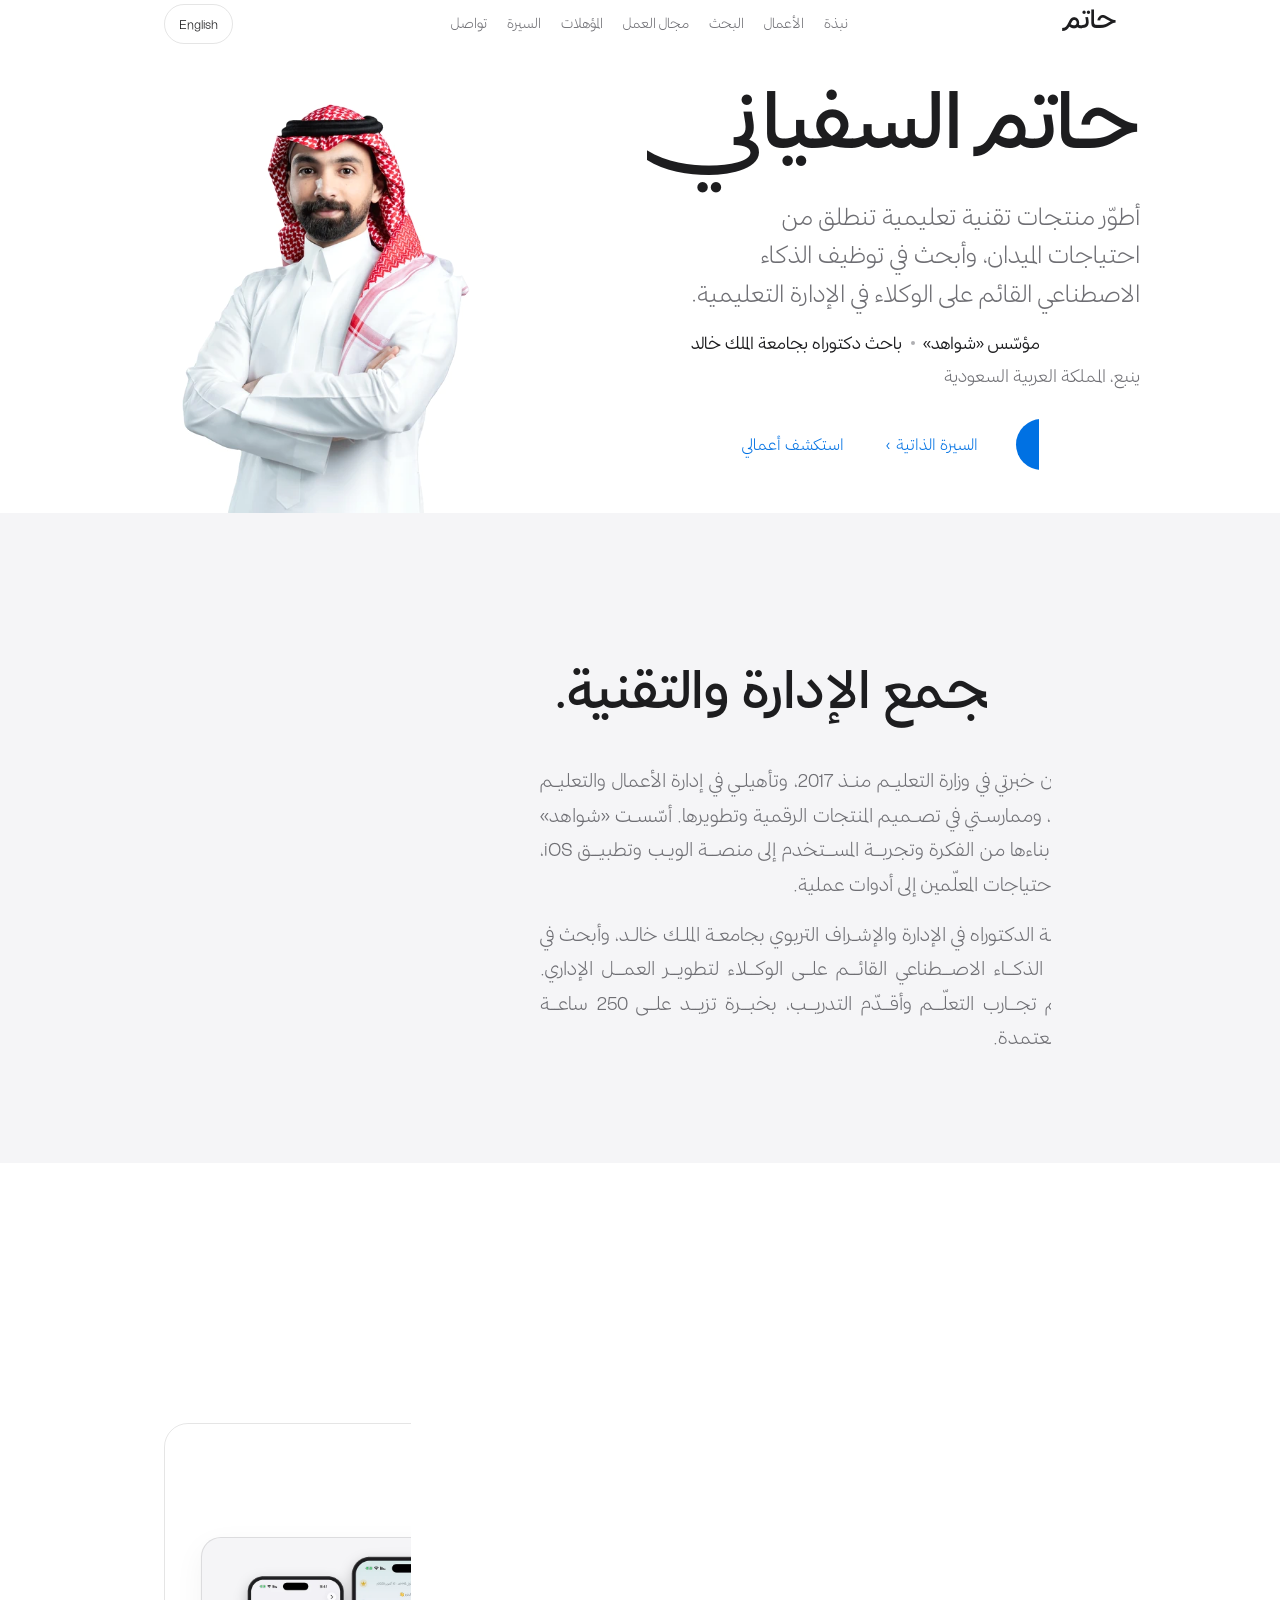
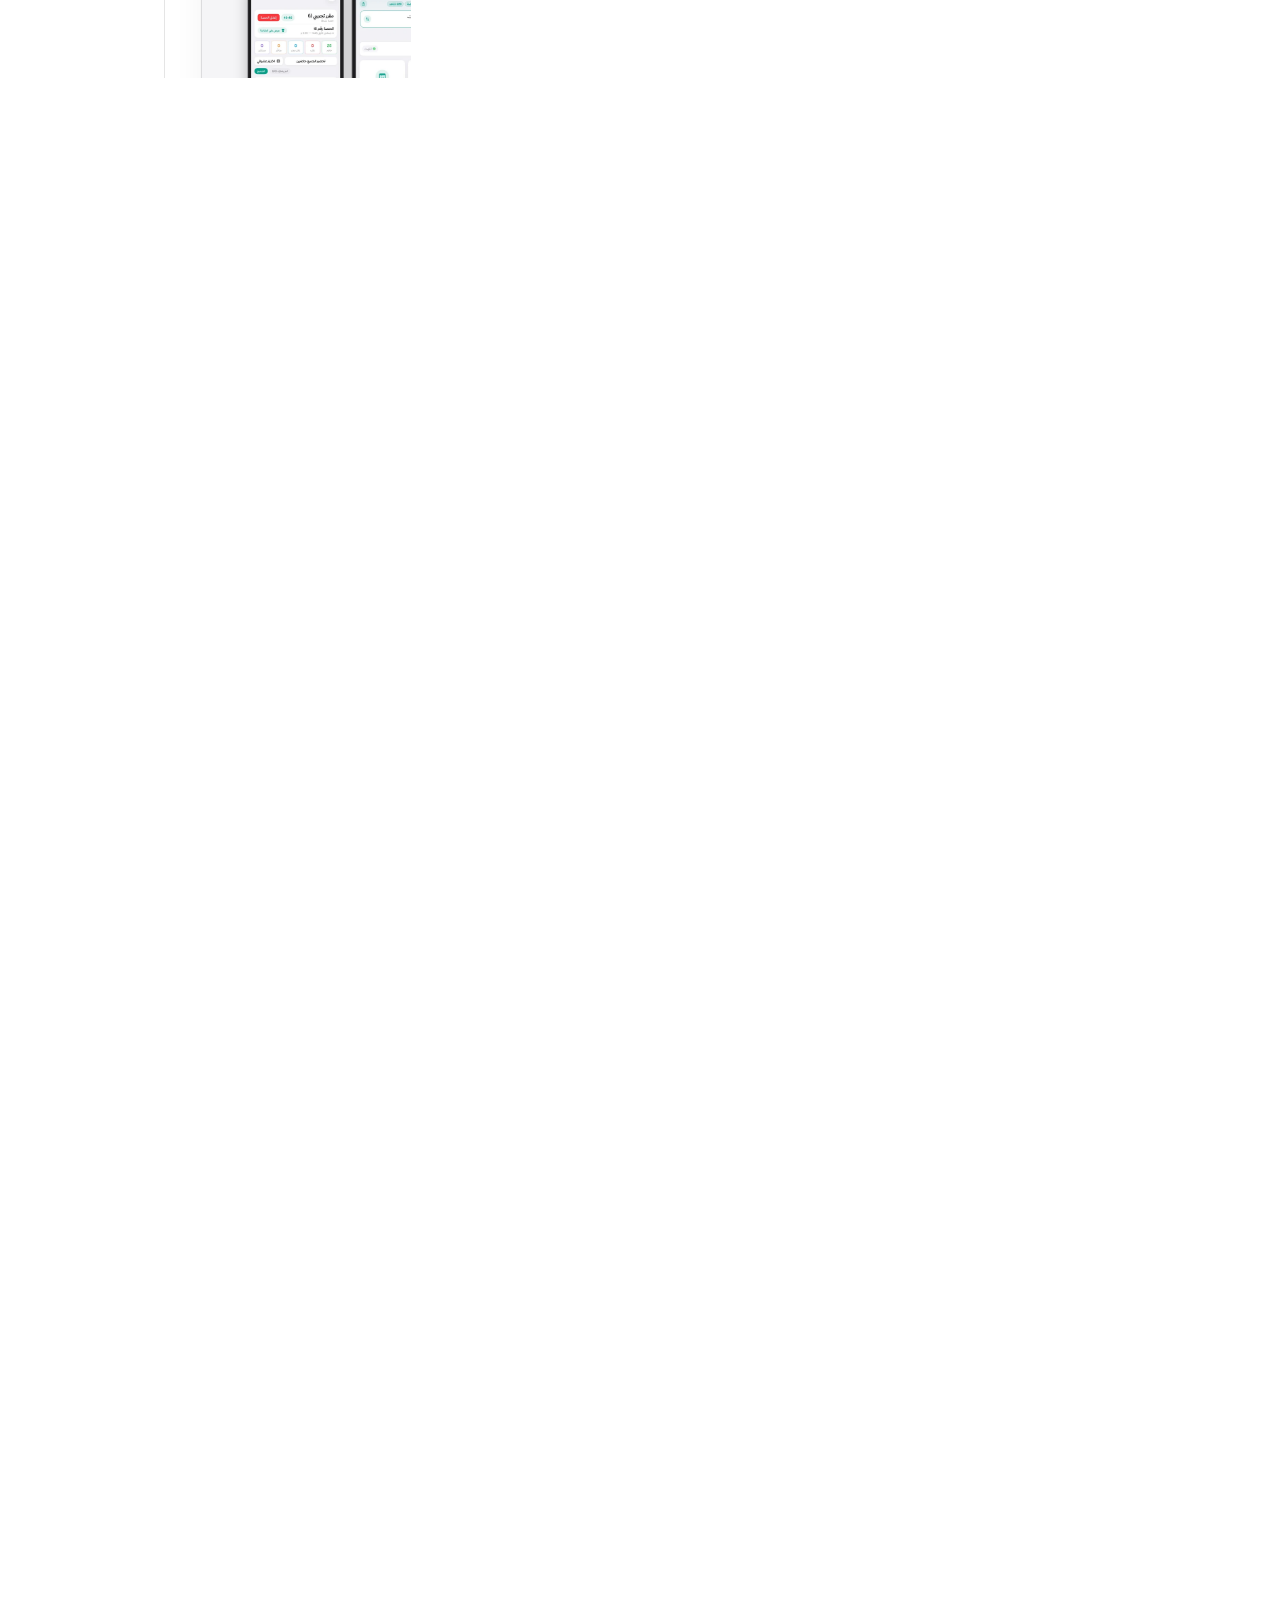
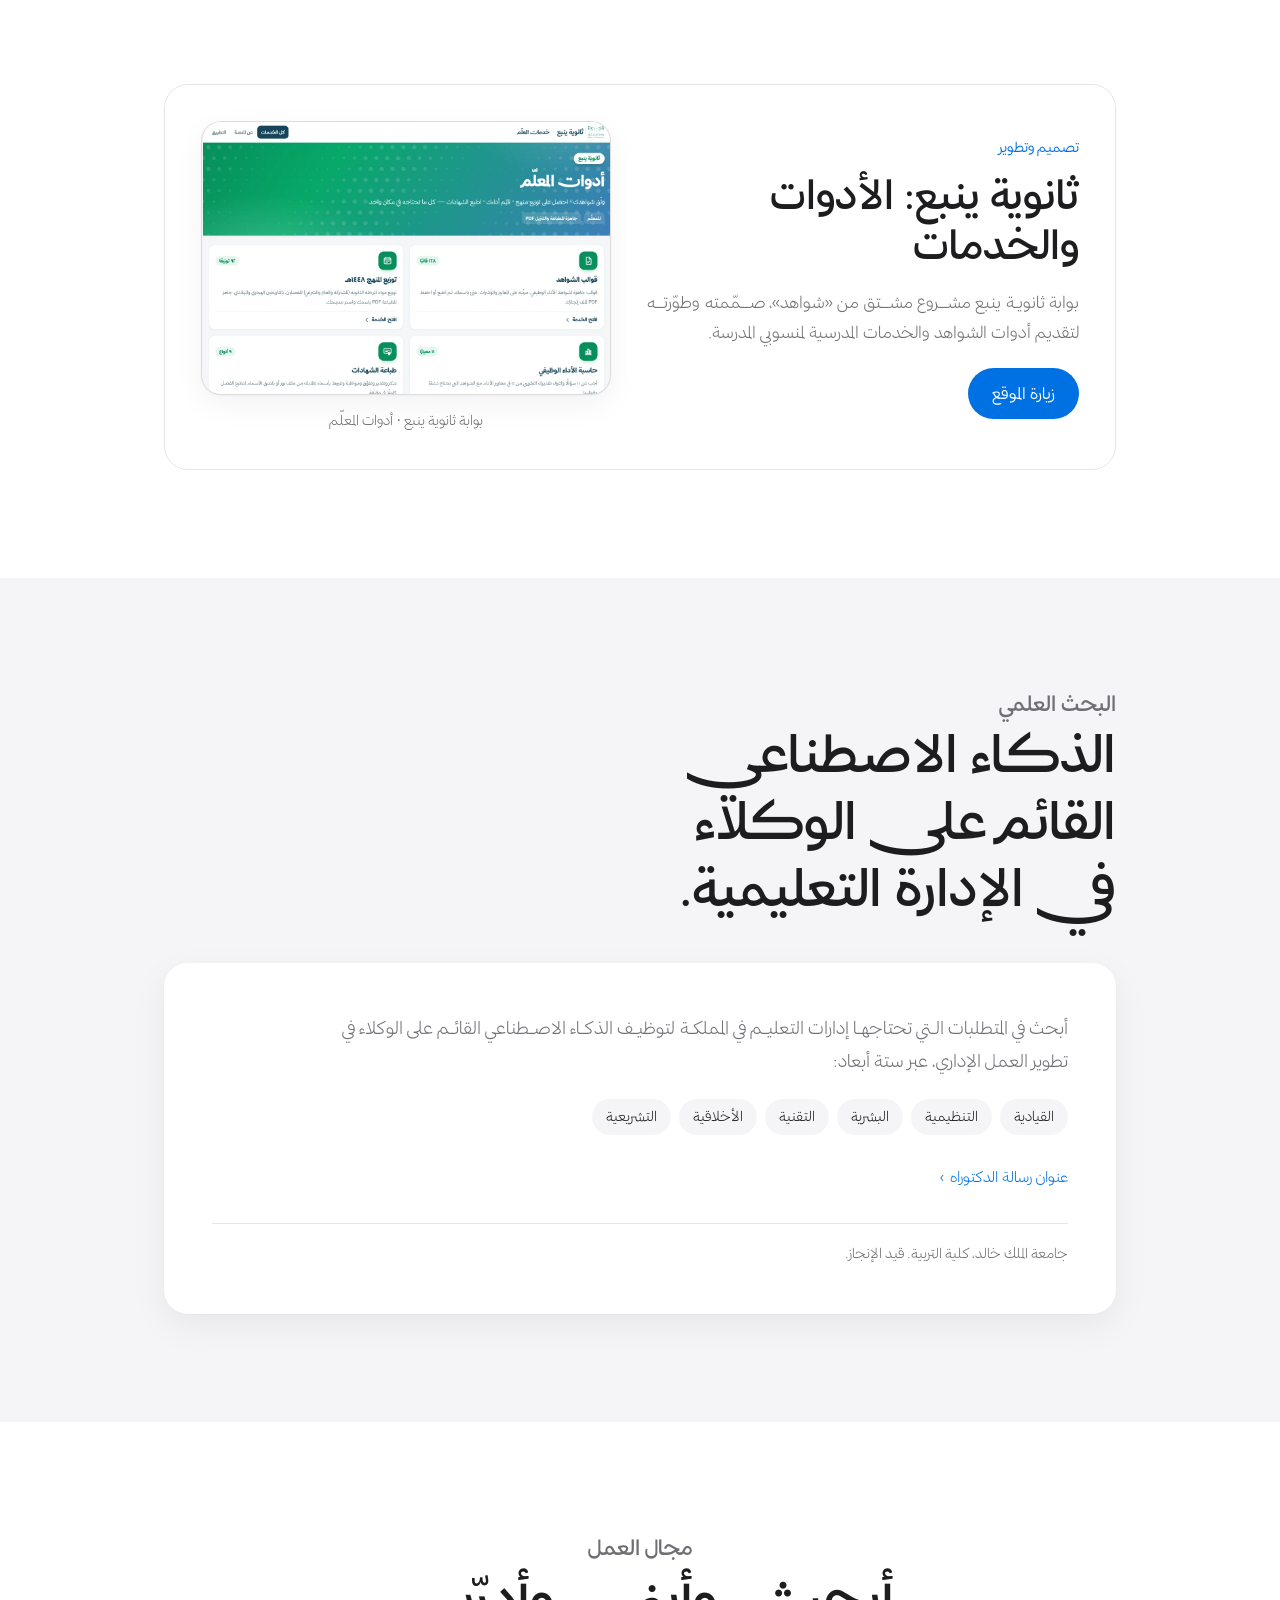
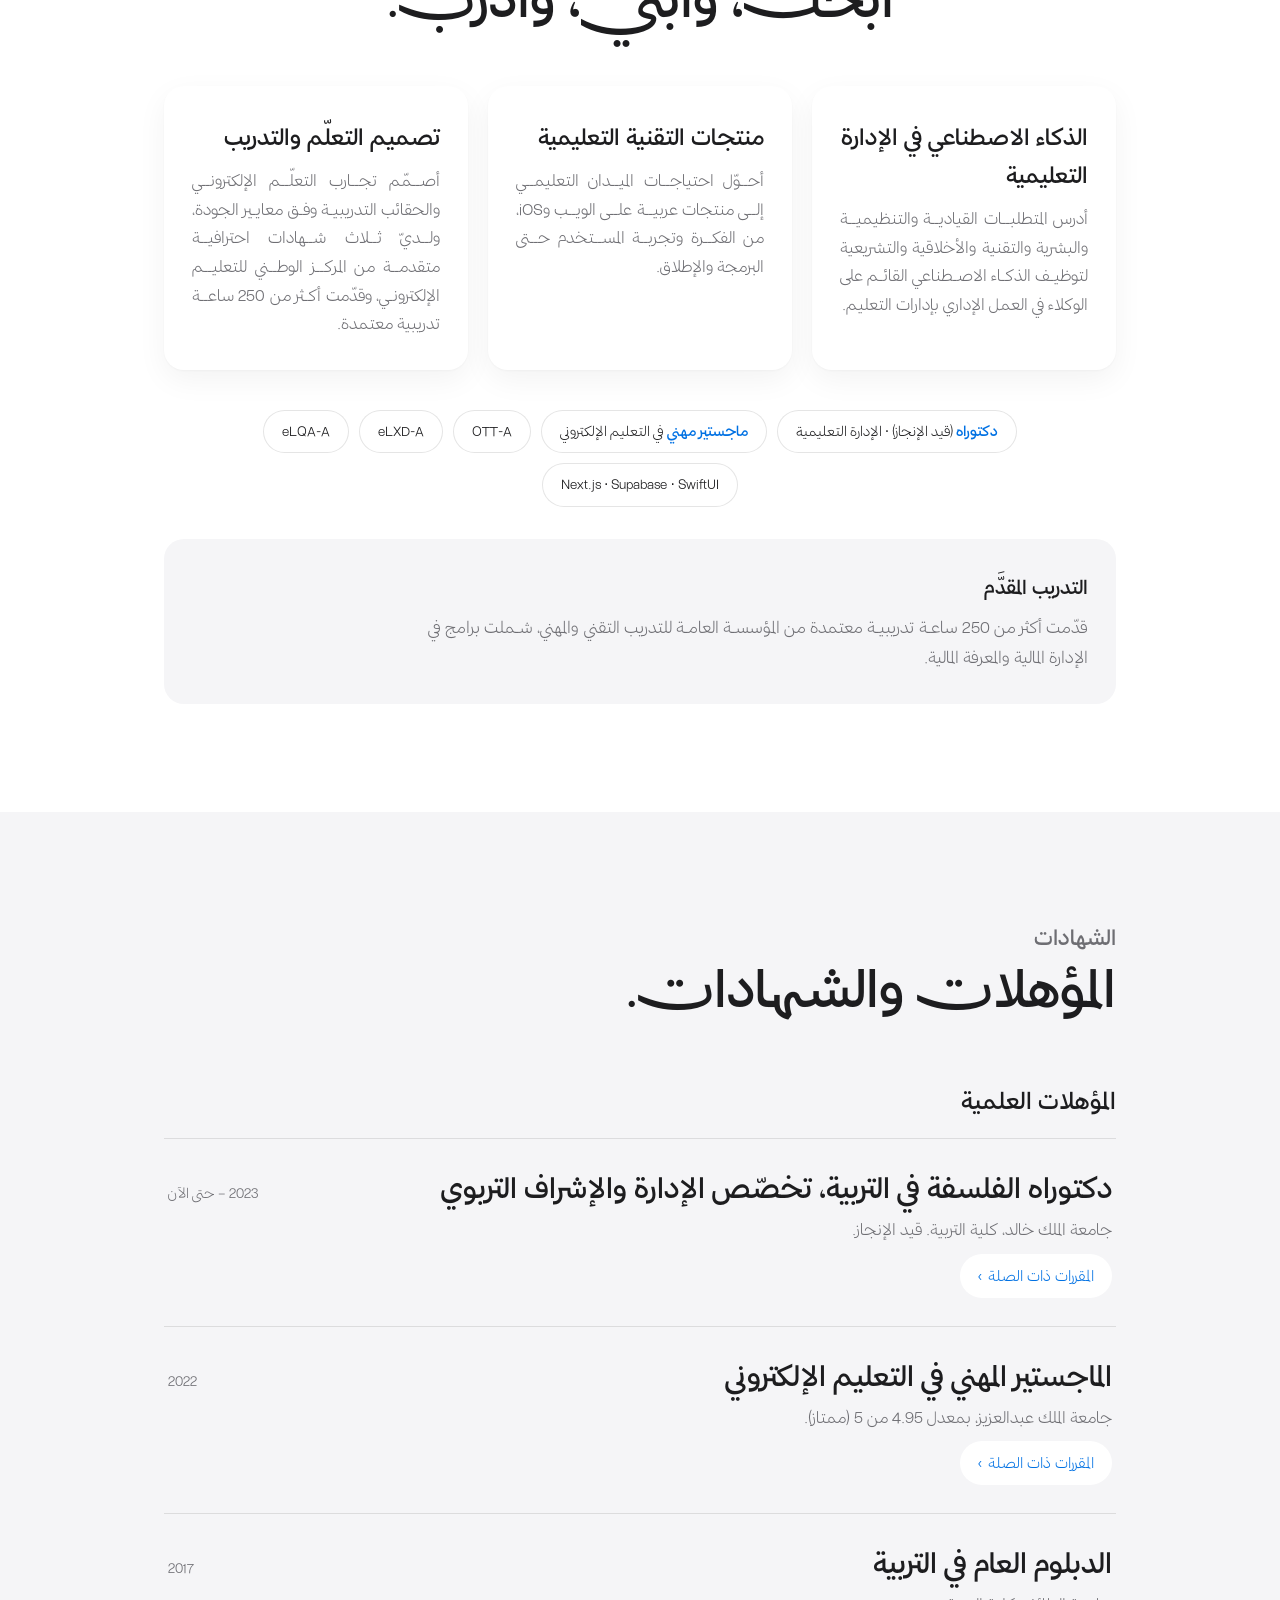
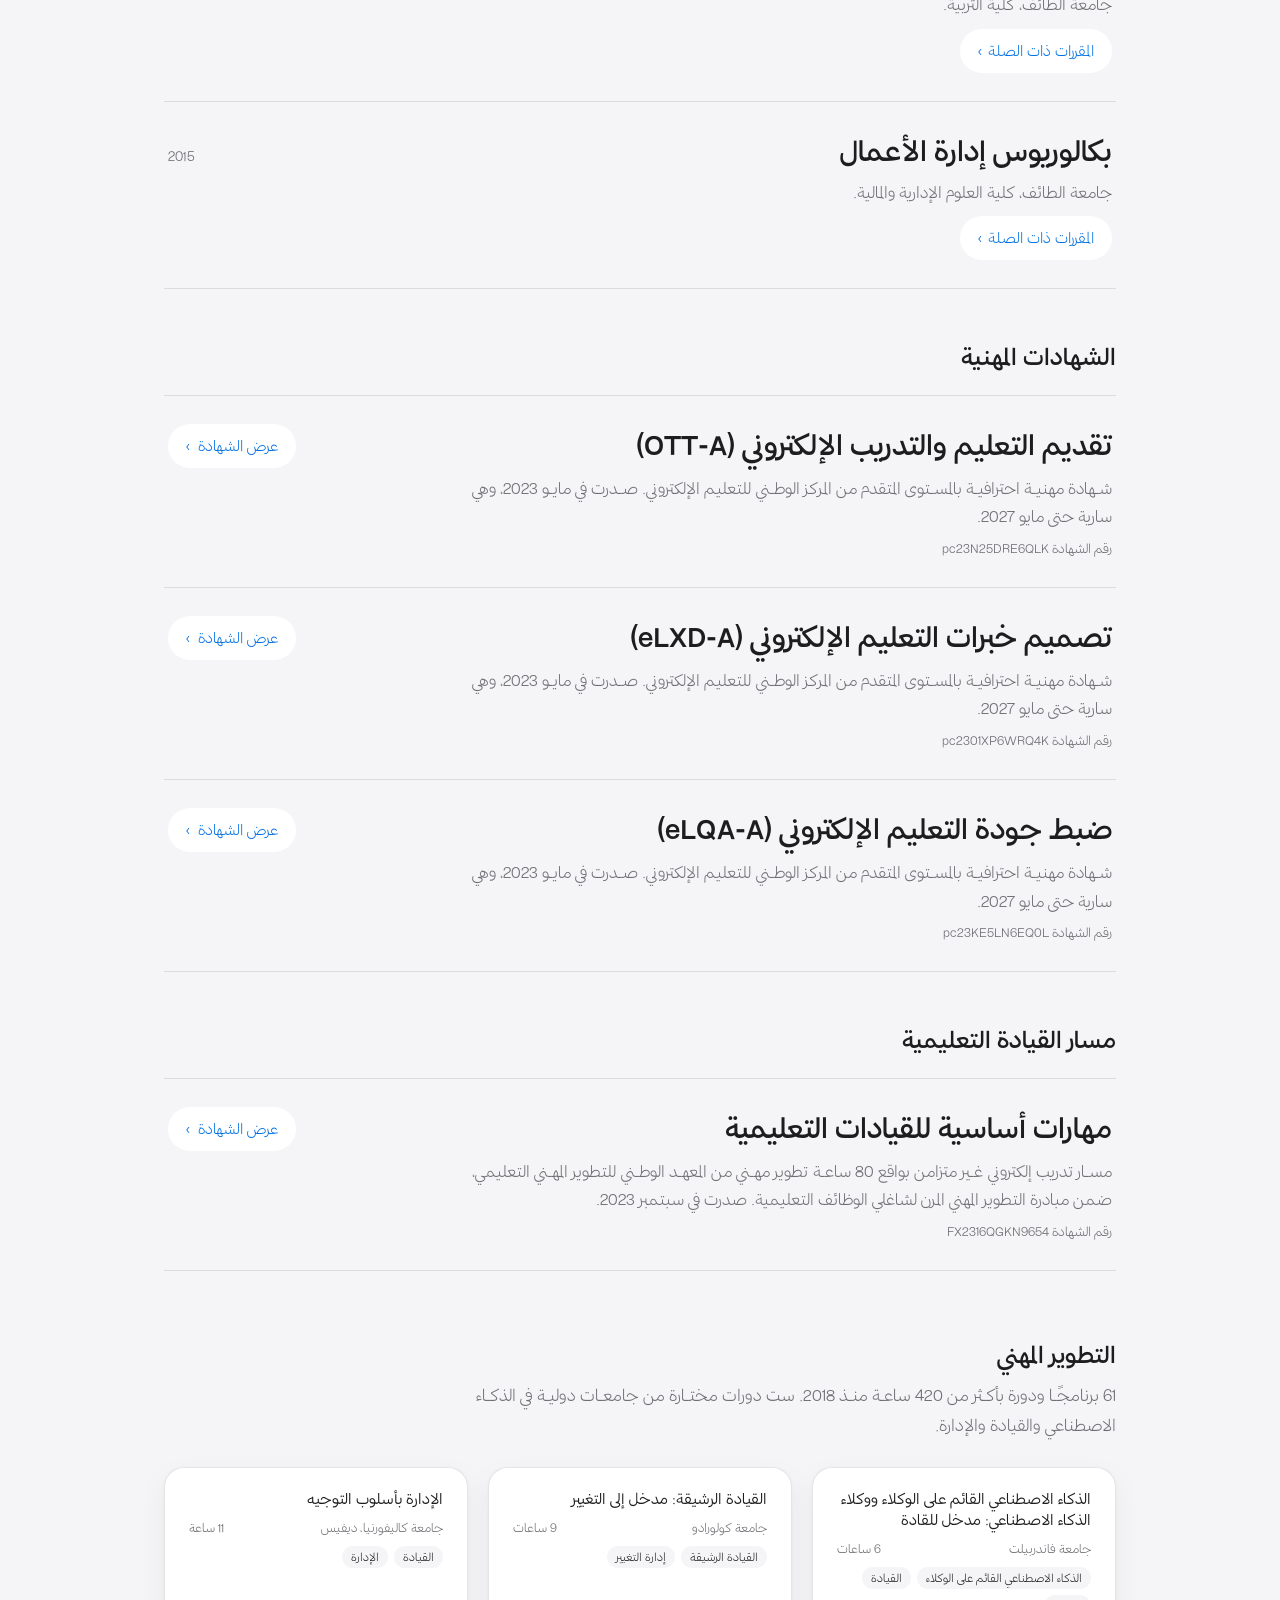
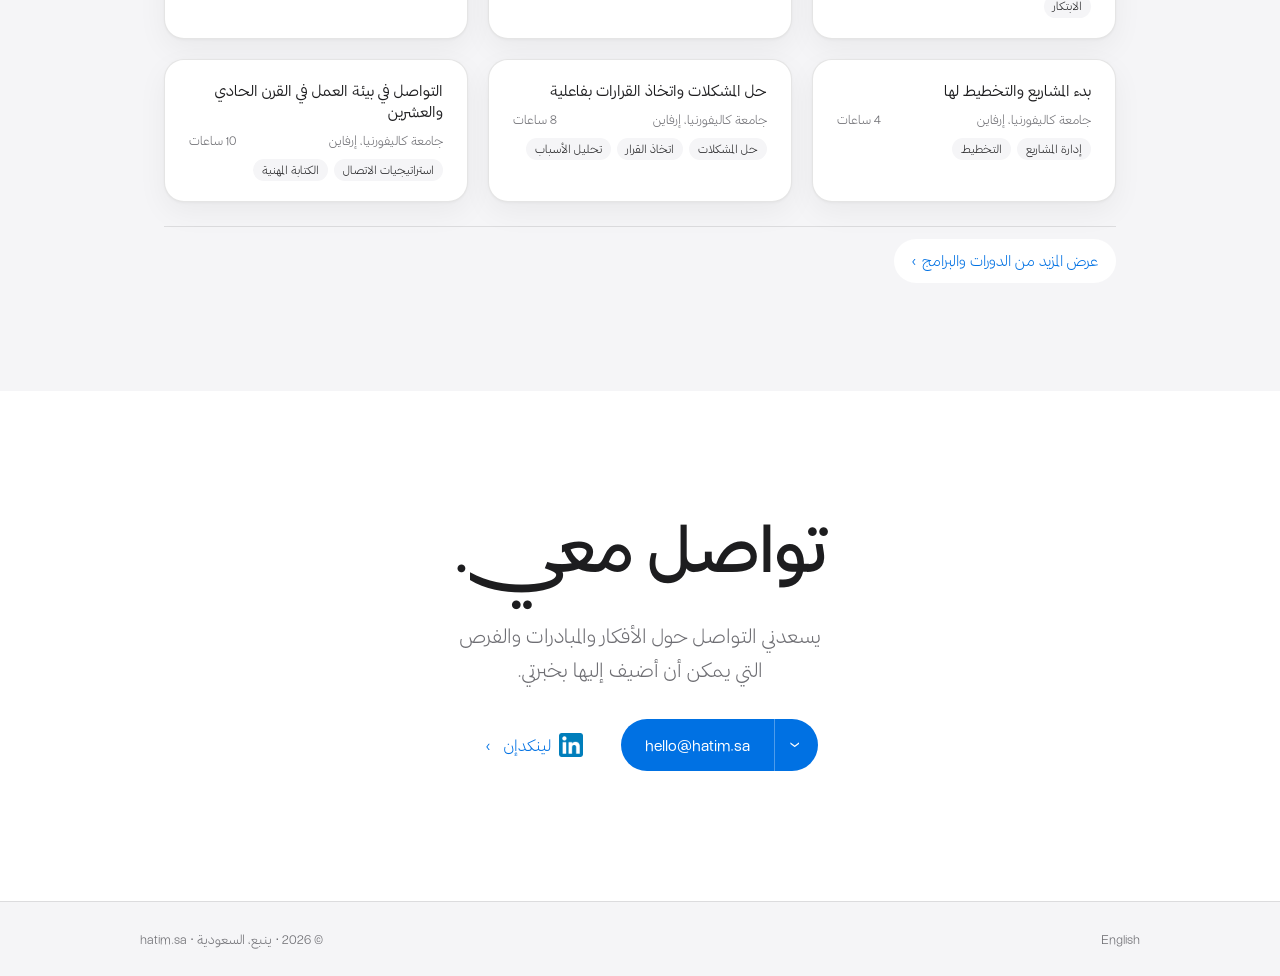
<file: ar.html>
<!DOCTYPE html>
<html lang="ar" dir="rtl">
<head>
<meta charset="UTF-8">
<meta name="viewport" content="width=device-width, initial-scale=1.0">
<title>حاتم السفياني — التقنية والذكاء الاصطناعي في التعليم</title>
<meta name="description" content="حاتم السفياني يصمّم ويطوّر منتجات تقنية تعليمية، ويبحث في توظيف الذكاء الاصطناعي القائم على الوكلاء لتطوير العمل الإداري في التعليم. مؤسّس «شواهد» وباحث دكتوراه بجامعة الملك خالد.">
<link rel="icon" type="image/png" href="favicon.png">
<link rel="apple-touch-icon" href="apple-touch-icon.png">
<style>
  @font-face{font-family:"Tajarib";src:url("fonts/tajarib/Tajarib-Regular.woff2") format("woff2");font-weight:400;font-style:normal;font-display:swap}
  @font-face{font-family:"Tajarib";src:url("fonts/tajarib/Tajarib-Medium.woff2") format("woff2");font-weight:500;font-style:normal;font-display:swap}
  @font-face{font-family:"Tajarib";src:url("fonts/tajarib/Tajarib-Bold.woff2") format("woff2");font-weight:700;font-style:normal;font-display:swap}
  @font-face{font-family:"Tajarib";src:url("fonts/tajarib/Tajarib-Black.woff2") format("woff2");font-weight:900;font-style:normal;font-display:swap}
  @font-face{font-family:"TajaribDisp";src:url("fonts/tajarib/TajaribDisp-Bold.woff2") format("woff2");font-weight:700;font-style:normal;font-display:swap}
  @font-face{font-family:"TajaribDisp";src:url("fonts/tajarib/TajaribDisp-Black.woff2") format("woff2");font-weight:900;font-style:normal;font-display:swap}
  :root{
    --bg:#ffffff; --soft:#f5f5f7; --ink:#1d1d1f; --sub:#6e6e73;
    --line:rgba(0,0,0,.10); --accent:#0071e3; --accent-2:#0077ED;
    --ar:"Tajarib","Tajawal",-apple-system,system-ui,sans-serif;
    --disp:"TajaribDisp","Tajarib",system-ui,sans-serif;
  }
  *{box-sizing:border-box;margin:0;padding:0}
  html{scroll-behavior:smooth;-webkit-text-size-adjust:100%}
  body{background:var(--bg);color:var(--ink);font-family:var(--ar);line-height:1.7;-webkit-font-smoothing:antialiased}
  ::selection{background:#b3d6ff}
  a{color:inherit;text-decoration:none}
  .wrap{max-width:1000px;margin:0 auto;padding:0 24px}

  header{position:fixed;inset:0 0 auto 0;z-index:70;height:48px;background:rgba(255,255,255,.72);backdrop-filter:saturate(180%) blur(20px);-webkit-backdrop-filter:saturate(180%) blur(20px);border-bottom:1px solid transparent;transition:border-color .4s cubic-bezier(.33,1,.68,1)}
  header.scrolled{border-bottom-color:var(--line)}
  .bar{max-width:1000px;margin:0 auto;padding:0 24px;height:48px;display:flex;align-items:center;justify-content:space-between}
  .brand{display:flex;align-items:center;gap:9px;font-size:18px;font-weight:700}
  nav{display:flex;gap:26px;font-size:14px;color:var(--sub);align-items:center}
  nav a{transition:color .25s}
  nav a:hover{color:var(--ink)}
  .lang{border:1px solid var(--line);border-radius:980px;padding:5px 14px;font-size:13px;color:var(--ink);transition:border-color .25s}
  .lang:hover{border-color:var(--ink)}

  .hero{min-height:94svh;display:flex;flex-direction:column;align-items:center;justify-content:center;text-align:center;padding:118px 24px 80px}
  .eyebrow{font-size:20px;font-weight:700;color:var(--accent)}
  .hero h1{font-family:var(--disp);font-feature-settings:'liga','ss01';font-size:clamp(2.6rem,8vw,5.6rem);font-weight:700;line-height:1.15;margin:12px 0 0;max-width:16ch}
  .hero .loc{font-size:1.1rem;color:var(--sub);margin-top:16px}
  .hero p{font-size:clamp(1.15rem,2.2vw,1.5rem);color:var(--sub);max-width:40ch;margin:20px auto 0;line-height:1.6}
  .cta{margin-top:30px;display:flex;gap:14px;flex-wrap:wrap;justify-content:center}
  .btn{display:inline-flex;align-items:center;font-size:16px;padding:12px 24px;border-radius:980px;font-weight:500;transition:transform .2s cubic-bezier(.33,1,.68,1),background .25s}
  .btn:active{transform:scale(.97)}
  .btn-p{background:var(--accent);color:#fff}
  .btn-p:hover{background:var(--accent-2)}
  .btn-t{color:var(--accent);font-weight:400}
  .btn-t:hover{text-decoration:underline}
  .btn-t .ch{margin-inline-end:6px}
  .portrait{margin:40px auto 0;width:min(330px,72vw)}
  .portrait img{width:100%;height:auto;display:block;aspect-ratio:820/1392}

  .statement{padding:118px 24px;text-align:center}
  .statement p{font-size:clamp(1.7rem,4.6vw,3.1rem);font-weight:700;line-height:1.35;max-width:24ch;margin:0 auto}

  .soft{background:var(--soft)}
  .sec{padding:108px 0}
  .kicker{font-size:21px;font-weight:700;color:var(--sub);margin-bottom:10px}
  .h2{font-family:var(--disp);font-feature-settings:'liga','ss01';font-size:clamp(2rem,4.8vw,3.2rem);font-weight:700;line-height:1.3;max-width:20ch;text-wrap:balance}

  .about-grid{margin-top:40px;display:grid;grid-template-columns:320px 1fr;gap:48px;align-items:center}
  .about-grid .photo{background:#fff;border:1px solid var(--line);border-radius:22px;overflow:hidden;box-shadow:0 12px 40px rgba(0,0,0,.08)}
  .about-grid .photo img{width:100%;height:auto;display:block;aspect-ratio:820/1392}
  .about-grid p{font-size:1.2rem;color:var(--sub);line-height:1.8}
  .about-grid p + p{margin-top:14px}

  .work-list{margin-top:46px;border-top:1px solid var(--line)}
  .row{display:grid;grid-template-columns:1fr auto;gap:8px 24px;align-items:baseline;padding:30px 4px;border-bottom:1px solid var(--line);transition:padding-inline-start .35s cubic-bezier(.33,1,.68,1)}
  .row:hover{padding-inline-start:12px}
  .row .t{font-size:clamp(1.35rem,2.8vw,1.9rem);font-weight:700}
  .row .t a{transition:color .25s}
  .row .t a:hover{color:var(--accent)}
  .row .d{grid-column:1/-1;color:var(--sub);font-size:1.05rem;max-width:66ch;line-height:1.75}
  .row .tag{font-size:13.5px;color:var(--sub);white-space:nowrap;font-weight:500}

  .cards{margin-top:44px;display:grid;grid-template-columns:repeat(3,1fr);gap:20px}
  .card{background:var(--bg);border-radius:20px;padding:32px 28px;box-shadow:0 1px 3px rgba(0,0,0,.04),0 10px 30px rgba(0,0,0,.05)}
  .card h3{font-size:1.4rem;font-weight:700;margin-bottom:10px}
  .card p{color:var(--sub);font-size:1.02rem;line-height:1.75}
  #focus .card{text-align:start}
  .chips{margin-top:40px;display:flex;flex-wrap:wrap;gap:10px;justify-content:center}
  .chip{background:var(--bg);border:1px solid var(--line);border-radius:980px;padding:9px 18px;font-size:14px;color:var(--ink)}
  .chip b{color:var(--accent);font-weight:700}

  .contact{text-align:center;padding:128px 24px}
  .contact h2{font-family:var(--disp);font-feature-settings:'liga','ss01';font-size:clamp(2.2rem,6vw,4rem);font-weight:700;line-height:1.25}
  .contact .cta{margin-top:32px}

  footer{border-top:1px solid var(--line);background:var(--soft)}
  .foot{display:flex;justify-content:space-between;gap:14px;flex-wrap:wrap;padding:26px 0;font-size:13px;color:var(--sub)}

  .rv{opacity:0;transform:translateY(24px);transition:opacity .7s cubic-bezier(.33,1,.68,1),transform .7s cubic-bezier(.33,1,.68,1)}
  .rv.in{opacity:1;transform:none}

  @media(max-width:820px){ .cards{grid-template-columns:1fr} .about-grid{grid-template-columns:1fr;gap:24px} nav .nlink{display:none} .sec{padding:84px 0} }
  @media(max-width:480px){ .wrap{padding:0 20px} .row .tag{display:none} }
  @media(prefers-reduced-motion:reduce){ html{scroll-behavior:auto} .rv{transform:none;transition:opacity .4s ease} .btn:active{transform:none} *{animation:none!important} }
  @media(prefers-reduced-transparency:reduce){ header{background:#fff;backdrop-filter:none;-webkit-backdrop-filter:none;border-bottom:1px solid var(--line)} }

  .about{position:relative;overflow:hidden}
  .about .wrap{position:relative;z-index:1}
  .about .atext{margin-top:30px;max-width:46ch}
  .about .atext p{font-size:1.2rem;color:var(--sub);line-height:1.8}
  .about .atext p + p{margin-top:15px}

  .cred-list{margin-top:48px;border-top:1px solid var(--line)}
  .cred{display:grid;grid-template-columns:1fr auto;gap:6px 28px;align-items:baseline;padding:28px 4px;border-bottom:1px solid var(--line)}
  .cred .ct{font-size:clamp(1.3rem,2.7vw,1.75rem);font-weight:600;letter-spacing:-.02em;line-height:1.25}
  .cred .cm{grid-column:1/-1;color:var(--sub);font-size:1.02rem;max-width:64ch;letter-spacing:-.01em}
  .cred .cid{grid-column:1/-1;color:var(--sub);font-size:13px;font-variant-numeric:tabular-nums}
  .vlink{color:var(--accent);font-size:15px;white-space:nowrap}
  .vlink:hover{text-decoration:underline}
  .vlink .ch{display:inline-block;margin-inline-start:4px;transition:transform .2s cubic-bezier(.33,1,.68,1)}
  .vlink:hover .ch{transform:translateX(3px)}
  .courses{margin-top:76px}
  .co-head h3{font-size:1.55rem;font-weight:600;letter-spacing:-.02em}
  .co-head p{color:var(--sub);margin-top:6px;font-size:1.05rem;max-width:60ch;letter-spacing:-.01em}
  .co-cols{margin-top:30px;display:grid;grid-template-columns:repeat(3,1fr);gap:36px}
  .co-col h4{font-size:15px;font-weight:600;padding-bottom:12px;border-bottom:1px solid var(--ink)}
  .co-col ul{list-style:none}
  .co-col li{padding:13px 0;border-bottom:1px solid var(--line)}
  .co-col .cn{display:block;font-size:15.5px;font-weight:500;line-height:1.38;letter-spacing:-.01em}
  .co-col .cmeta{display:flex;justify-content:space-between;align-items:baseline;gap:12px;margin-top:4px;font-size:13px;color:var(--sub)}
  .co-col .cd{white-space:nowrap;font-variant-numeric:tabular-nums}
  .nw{white-space:nowrap}
  a.chip{transition:border-color .25s}
  a.chip:hover{border-color:var(--ink)}
  @media(max-width:820px){ .co-cols{grid-template-columns:1fr;gap:30px} .courses{margin-top:60px} }
  @media(max-width:480px){ .cred{grid-template-columns:1fr} .vlink{margin-top:4px} }

  .cred .ct{font-weight:700;letter-spacing:0;line-height:1.5}
  .cred .cm{line-height:1.75;letter-spacing:0}
  .co-head h3{font-weight:700;letter-spacing:0}
  .co-head p{line-height:1.75;letter-spacing:0}
  .co-col h4{font-weight:700}
  .co-col .cn{direction:ltr;text-align:right;letter-spacing:0}
  .vlink .ch{margin-inline-start:0;margin-inline-end:4px}
  .vlink:hover .ch{transform:translateX(-3px)}

  .co-col .sks{display:flex;flex-wrap:wrap;gap:6px;margin-top:9px}
  .co-col .sk{background:var(--soft);border-radius:980px;padding:3px 10px;font-size:12px;line-height:1.5;color:var(--ink);white-space:nowrap}

  .diss{margin-top:44px;background:var(--bg);border-radius:24px;padding:clamp(26px,4vw,48px);box-shadow:0 1px 3px rgba(0,0,0,.04),0 12px 36px rgba(0,0,0,.06)}
  .diss .dl{font-size:14px;font-weight:600;color:var(--accent);letter-spacing:-.01em}
  .diss .dt{font-size:clamp(1.35rem,2.6vw,1.9rem);font-weight:700;line-height:1.25;letter-spacing:-.02em;margin-top:10px;max-width:32ch}
  .diss .ds{margin-top:18px;color:var(--sub);font-size:1.12rem;line-height:1.55;max-width:62ch;letter-spacing:-.01em}
  .dims{margin-top:22px;display:flex;flex-wrap:wrap;gap:8px;list-style:none}
  .dims li{background:var(--soft);border-radius:980px;padding:6px 14px;font-size:14px}
  .diss .dm{margin-top:24px;padding-top:18px;border-top:1px solid var(--line);font-size:14px;color:var(--sub)}
  .co-more{margin-top:22px}
  .co-more summary{cursor:pointer;list-style:none;display:inline-flex;align-items:center;gap:6px;color:var(--accent);font-size:15px}
  .co-more summary::-webkit-details-marker{display:none}
  .co-more summary:hover{text-decoration:underline}
  .co-more summary .ch{display:inline-block;transition:transform .25s cubic-bezier(.33,1,.68,1)}
  .co-more[open] summary .ch{transform:rotate(90deg)}
  .co-more .o{display:none} .co-more[open] .o{display:inline} .co-more[open] .c{display:none}
  .co-more .co-cols{margin-top:26px}
  .contact .sub{color:var(--sub);font-size:clamp(1.05rem,1.8vw,1.25rem);max-width:46ch;margin:18px auto 0;letter-spacing:-.01em}

  .diss .dl{font-weight:700;letter-spacing:0}
  .diss .dt{line-height:1.6;letter-spacing:0;max-width:36ch}
  .diss .ds{line-height:1.85;letter-spacing:0}
  .contact .sub{line-height:1.7;letter-spacing:0}
  .co-more[open] summary .ch{transform:rotate(-90deg)}

  .hero{min-height:0;display:block;text-align:start;padding:88px 24px 0}
  .hero .hin{max-width:1000px;margin:0 auto;display:grid;grid-template-columns:1fr minmax(240px,340px);gap:48px;align-items:end}
  .hero .htext{align-self:center;padding-bottom:40px}
  .hero h1{font-size:clamp(2.6rem,6.2vw,4.8rem);max-width:none;margin:0}
  .hero p{margin:18px 0 0;max-width:38ch;text-wrap:balance}
  .hero .loc{margin-top:14px}
  .hmeta{margin-top:16px}
  .hmeta ul{list-style:none;margin:0;padding:0;display:flex;flex-wrap:wrap;column-gap:21px;row-gap:2px}
  .hmeta li{position:relative;white-space:nowrap;font-size:1.05rem;font-weight:500;color:var(--ink);line-height:1.75}
  .hmeta li + li::before{content:"";position:absolute;inset-inline-start:-12.5px;top:50%;width:4px;height:4px;margin-top:-2px;border-radius:50%;background:var(--sub);opacity:.55}
  .hmeta li.ls::before{display:none}
  .hmeta + .loc{margin-top:4px}
  .hero .cta{justify-content:flex-start;margin-top:28px}
  .hph img{width:100%;height:auto;display:block}
  @media(max-width:820px){
    .hero{padding-top:72px;text-align:center}
    .hero .hin{grid-template-columns:1fr;gap:4px}
    .hph{order:-1;width:min(230px,62vw);margin:0 auto;aspect-ratio:4/5;overflow:hidden;-webkit-mask-image:linear-gradient(#000 78%,transparent);mask-image:linear-gradient(#000 78%,transparent)}
    .hph img{height:100%;object-fit:cover;object-position:top}
    .hero .htext{padding-bottom:56px}
    .hero p{margin-inline:auto}
    .hero .cta{justify-content:center}
    .hmeta ul{justify-content:center}
  }
  @media(max-width:400px){ .hmeta li{white-space:normal} }

  .brand .wm{font-family:"TajaribDisp","Tajarib",system-ui,sans-serif;font-weight:700;font-size:25px;line-height:1;letter-spacing:0;font-feature-settings:'ss01'}

  .mailwrap{position:relative;display:inline-flex}
  .mailfb{position:absolute;top:calc(100% + 10px);inset-inline-start:50%;transform:translateX(-50%);z-index:20;background:var(--bg);border:1px solid var(--line);border-radius:16px;box-shadow:0 12px 36px rgba(0,0,0,.12);padding:8px;display:none;min-width:220px;text-align:start}
  [dir=rtl] .mailfb{transform:translateX(50%)}
  .mailfb.show{display:block}
  .mailfb p{font-size:12.5px;color:var(--sub);padding:6px 10px 8px}
  .mailfb a,.mailfb button{display:block;width:100%;text-align:start;font:inherit;font-size:15px;color:var(--ink);background:none;border:0;border-radius:10px;padding:9px 10px;cursor:pointer}
  .mailfb a:hover,.mailfb button:hover{background:var(--soft)}

  .mailfb::before{content:"";position:absolute;left:0;right:0;top:-12px;height:12px}
  @media(hover:hover){ .mailwrap:hover .mailfb,.mailwrap:focus-within .mailfb{display:block} }

  .train{margin-top:64px}
  .train h3{font-size:1.45rem;font-weight:600;letter-spacing:-.02em}
  .train>p{color:var(--sub);margin-top:6px;font-size:1.05rem;max-width:64ch;line-height:1.55}
  .tl{list-style:none;margin-top:20px;display:grid;grid-template-columns:repeat(2,1fr);column-gap:36px}
  .tl li{padding:12px 0;border-bottom:1px solid var(--line)}
  .tl li span{display:block;font-size:15.5px;font-weight:500;line-height:1.4}
  .tl li em{display:block;font-style:normal;font-size:13px;color:var(--sub);margin-top:3px}
  .train .trn{margin-top:22px;font-size:1.02rem;color:var(--sub)}
  .train .trn b{color:var(--ink)}
  @media(max-width:820px){ .tl{grid-template-columns:1fr} }

  .tg{margin-top:26px;display:grid;grid-template-columns:repeat(3,1fr);gap:34px 36px}
  .tg h4{font-size:15px;font-weight:600;padding-bottom:12px;border-bottom:1px solid var(--ink)}
  .tg ul{list-style:none}
  .tg li{padding:12px 0;border-bottom:1px solid var(--line)}
  .tg .tn{display:block;font-size:15px;font-weight:500;line-height:1.4}
  .tg .tm{display:flex;justify-content:space-between;gap:10px;margin-top:3px;font-size:12.5px;color:var(--sub)}
  .tg .tm b{font-weight:400;white-space:nowrap}
  .tg .sks{display:flex;flex-wrap:wrap;gap:6px;margin-top:8px}
  .tg .sk{background:var(--soft);border-radius:980px;padding:2px 9px;font-size:11.5px;line-height:1.6}
  @media(max-width:980px){ .tg{grid-template-columns:repeat(2,1fr)} }
  @media(max-width:640px){ .tg{grid-template-columns:1fr} }

  .subh{font-size:1.45rem;font-weight:600;letter-spacing:-.02em;margin-top:48px}
  .subh + .cred-list{margin-top:18px}
  .cred .cy{font-size:14px;color:var(--sub);white-space:nowrap}

  .cred .cq{grid-column:1/-1;display:flex;flex-wrap:wrap;gap:6px;margin-top:8px}
  .cred .cq span{background:var(--soft);border-radius:980px;padding:4px 11px;font-size:12.5px;line-height:1.5}
</style>
<link rel="stylesheet" href="site.css">
<link rel="canonical" href="https://hatim.sa/ar.html">
<link rel="alternate" hreflang="en" href="https://hatim.sa/">
<link rel="alternate" hreflang="ar" href="https://hatim.sa/ar.html">
<link rel="alternate" hreflang="x-default" href="https://hatim.sa/">
<meta property="og:type" content="profile">
<meta property="og:site_name" content="Hatim Alsufyani">
<meta property="og:title" content="حاتم السفياني — التقنية والذكاء الاصطناعي في التعليم">
<meta property="og:description" content="حاتم السفياني يصمّم ويطوّر منتجات تقنية تعليمية، ويبحث في توظيف الذكاء الاصطناعي القائم على الوكلاء لتطوير العمل الإداري في التعليم. مؤسّس «شواهد» وباحث دكتوراه بجامعة الملك خالد.">
<meta property="og:url" content="https://hatim.sa/ar.html">
<meta property="og:locale" content="ar_SA">
<meta property="og:locale:alternate" content="en_US">
<meta property="og:image" content="https://hatim.sa/portrait-2026.jpg">
<meta property="og:image:type" content="image/jpeg">
<meta property="og:image:width" content="960">
<meta property="og:image:height" content="1440">
<meta property="og:image:alt" content="حاتم السفياني">
<meta name="twitter:card" content="summary">
<meta name="twitter:title" content="حاتم السفياني — التقنية والذكاء الاصطناعي في التعليم">
<meta name="twitter:description" content="حاتم السفياني يصمّم ويطوّر منتجات تقنية تعليمية، ويبحث في توظيف الذكاء الاصطناعي القائم على الوكلاء لتطوير العمل الإداري في التعليم. مؤسّس «شواهد» وباحث دكتوراه بجامعة الملك خالد.">
<meta name="twitter:image" content="https://hatim.sa/portrait-2026.jpg">
<script type="application/ld+json">{"@context": "https://schema.org", "@type": "ProfilePage", "url": "https://hatim.sa/ar.html", "inLanguage": "ar", "mainEntity": {"@type": "Person", "@id": "https://hatim.sa/#person", "name": "حاتم السفياني", "alternateName": "Hatim Alsufyani", "url": "https://hatim.sa/", "image": "https://hatim.sa/portrait-2026.jpg", "sameAs": ["https://www.linkedin.com/in/hatim-alsufyani/"], "worksFor": {"@type": "Organization", "name": "وزارة التعليم السعودية"}, "alumniOf": [{"@type": "CollegeOrUniversity", "name": "King Abdulaziz University"}, {"@type": "CollegeOrUniversity", "name": "Taif University"}]}}</script>
<link rel="stylesheet" href="typography.css">
</head>
<body>
<a class="skip-link" href="#top">انتقل إلى المحتوى</a>
<header id="hd"><div class="bar">
<a class="brand" href="#top" aria-label="حاتم السفياني"><span class="wm" lang="ar" dir="rtl">حاتم</span></a>
<nav class="desktop-nav" aria-label="التنقل الرئيسي"><a class="nlink" href="#about">نبذة</a>
<a class="nlink" href="#work">الأعمال</a>
<a class="nlink" href="#research">البحث</a>
<a class="nlink" href="#focus">مجال العمل</a>
<a class="nlink" href="#credentials">المؤهلات</a>
<a class="nlink" href="cv-ar.html">السيرة</a>
<a class="nlink" href="#contact">تواصل</a></nav>
<div class="nav-tools"><a class="lang" href="index.html" lang="en" hreflang="en">English</a>
<details class="mobile-menu"><summary>القائمة</summary><nav aria-label="التنقل الرئيسي"><a class="nlink" href="#about">نبذة</a>
<a class="nlink" href="#work">الأعمال</a>
<a class="nlink" href="#research">البحث</a>
<a class="nlink" href="#focus">مجال العمل</a>
<a class="nlink" href="#credentials">المؤهلات</a>
<a class="nlink" href="cv-ar.html">السيرة</a>
<a class="nlink" href="#contact">تواصل</a></nav></details></div>
</div></header>

<main id="top" tabindex="-1">
  <section class="hero">
    <div class="hin">
      <div class="htext">
        <h1 class="rv">حاتم السفياني</h1>
        <p class="rv">أطوّر منتجات تقنية تعليمية تنطلق من احتياجات الميدان، وأبحث في توظيف الذكاء الاصطناعي القائم على الوكلاء في الإدارة التعليمية.</p>
        <div class="hmeta rv"><ul><li>وزارة التعليم</li><li>مؤسّس «شواهد»</li><li>باحث دكتوراه بجامعة الملك خالد</li></ul></div>
        <div class="loc rv">ينبع، المملكة العربية السعودية</div>
        <div class="cta rv">
          <a class="btn btn-p" href="#contact">تواصل معي</a>
          <a class="btn btn-t" href="cv-ar.html">السيرة الذاتية <span class="ch">‹</span></a><a class="hero-work" href="#work">استكشف أعمالي</a>
        </div>
      </div>
      <div class="hph rv"><picture><source type="image/webp" srcset="portrait-2026-480.webp 480w, portrait-2026-960.webp 960w" sizes="(max-width:370px) 62vw, (max-width:820px) 230px, 340px"><img src="portrait-2026.jpg" alt="حاتم السفياني" width="960" height="1440" fetchpriority="high" decoding="async"></picture></div>
    </div>
  </section>

  <section class="sec soft about" id="about">
    <div class="wrap">
      <div class="kicker rv">نبذة</div>
      <h2 class="h2 rv">خبرة تجمع الإدارة والتقنية.</h2>
      <div class="atext">
<p class="rv">أجمع بين خبرتي في وزارة التعليم منذ 2017، وتأهيلي في إدارة الأعمال والتعليم الإلكتروني، وممارستي في تصميم المنتجات الرقمية وتطويرها. أسّست «شواهد» وتولّيت بناءها من الفكرة وتجربة المستخدم إلى منصة الويب وتطبيق iOS، لتحويل احتياجات المعلّمين إلى أدوات عملية.</p>
<p class="rv">أُعدّ رسالة الدكتوراه في الإدارة والإشراف التربوي بجامعة الملك خالد، وأبحث في توظيف الذكاء الاصطناعي القائم على الوكلاء لتطوير العمل الإداري. وأصمّم تجارب التعلّم وأقدّم التدريب، بخبرة تزيد على 250 ساعة تدريبية معتمدة.</p>
</div>
    </div>
  </section>

  <section class="sec" id="work"><div class="wrap">
<div class="kicker rv">الأعمال</div><h2 class="h2 rv">مشاريع مختارة.</h2>
<article class="featured-project rv">
<div class="project-copy"><p class="project-role">المؤسّس ومطوّر المنتج · منذ 2025</p><h3>شواهد المعلم</h3>
<p>أسّست وطوّرت «شواهد المعلم»، تطبيق آيفون عربي يساعد المعلّمين في المملكة على إدارة فصولهم وإعداد ملف الشواهد وفق معايير الأداء الوظيفي.</p>
<ul class="project-facts"><li><strong>11</strong> معيارًا للأداء</li><li><strong>55</strong> مؤشرًا</li></ul>
<p class="project-note">متاح الآن على&nbsp;App&nbsp;Store للآيفون.</p>
<div class="project-actions"><a class="btn btn-p" href="https://apps.apple.com/sa/app/id6808918350" target="_blank" rel="noopener">حمّل التطبيق من App Store</a><a class="btn btn-t" href="https://shawahid.sa/app" target="_blank" rel="noopener">صفحة التطبيق <span class="ch">‹</span></a></div>
<details class="project-details"><summary>عن تصميم المنتج وتطويره</summary><dl><dt>الحاجة</dt><dd>إدارة الفصول وتنظيم شواهد الأداء في سياق التعليم السعودي، في تطبيق واحد على جوال المعلّم.</dd><dt>ما بنيته</dt><dd>نقل الفصول والطلاب من منصة مدرستي أو ملف نور، ورصد الحضور بضغطة مع نقاط المشاركة ومؤقت الحصة، وتحضير الدروس الأسبوعي، وتقارير المقررات بصيغتي PDF وExcel، ولوحات المتصدرين والشهادات للطلاب، و228 نموذج شاهد مع ملف إنجاز مطبوع يربط كل معيار بشواهده عبر الباركود، ومساعد ذكي يجيب من بيانات المعلّم نفسه.</dd><dt>دوري</dt><dd>تولّيت المنتج والتصميم والتطوير بالكامل، من تجربة المستخدم إلى التنفيذ باستخدام SwiftUI وNext.js وSupabase.</dd></dl></details>
</div><figure class="project-preview"><img src="shawahid-app.webp" width="1200" height="800" alt="ثلاث شاشات من تطبيق شواهد المعلم للآيفون: الحصة المباشرة والرئيسية وملف الشواهد" loading="lazy" decoding="async"><figcaption>تطبيق شواهد المعلم للآيفون</figcaption></figure>
</article>
<article class="featured-project rv">
<div class="project-copy"><p class="project-role">أدوات مجانية من شواهد</p><h3>أدوات شواهد المجانية</h3>
<p class="project-description">صفحات مجانية لكل معلّم: قوالب شواهد لجميع معايير الأداء الوظيفي تُعبّأ وتُطبع، وتوزيع المنهج للعام 1448هـ باسم المعلّم، وحاسبة للأداء الوظيفي، وكتب الطالب بصيغة PDF.</p>
<ul class="project-facts"><li><strong>228</strong> نموذج شاهد</li><li><strong>433</strong> خطة توزيع منهج</li></ul>
<a class="btn btn-p" href="https://free.shawahid.sa" target="_blank" rel="noopener">استكشف الأدوات المجانية</a>
</div><figure class="project-preview"><img src="shawahid-tools.jpg" width="1200" height="800" alt="واجهة مركز أدوات شواهد المجاني" loading="lazy"><figcaption>مركز أدوات شواهد المجاني</figcaption></figure>
</article>
<article class="featured-project rv">
<div class="project-copy"><p class="project-role">مشروع فريق · إيديوثون 2026</p><h3>برهان</h3>
<p class="project-description">منصة تقويم تكشف فهم الطالب لما ينتجه باستخدام الذكاء الاصطناعي. تولّد ثلاث بطاقات من منتج الطالب نفسه (لماذا؟ ماذا لو؟ تحقّق)، وتفصل جودة المنتج عن مستوى الفهم، والقرار الأخير للمعلّم. قدّمناها فريقًا في تحدي الإيديوثون بكلية التربية في جامعة الملك عبدالعزيز.</p>
<div class="project-actions"><a class="btn btn-p" href="https://brhan.info" target="_blank" rel="noopener" aria-label="زيارة برهان">زيارة برهان</a><a class="btn btn-t" href="https://brhan.info/prototype/" target="_blank" rel="noopener">جرّب النموذج الأولي <span class="ch">‹</span></a></div>
</div><figure class="project-preview"><img src="burhan-preview-ar.webp" width="1200" height="800" alt="برهان، من المنتج الرقمي إلى البرهان: جودة المنتج مرتفعة، والفهم 2 من 6، والفجوة واسعة" loading="lazy" decoding="async"><figcaption>برهان · تقويم يكشف الفهم الحقيقي</figcaption></figure>
</article>
<article class="featured-project rv">
<div class="project-copy"><p class="project-role">تصميم وتطوير</p><h3>تواصل ينبع</h3>
<p class="project-description">صمّمت وطوّرت «تواصل ينبع» لجمع جداول الإشراف، وتنبيهات الغياب والتأخّر، ومراسلات واتساب، ومتابعة حالات التوجيه الطلابي في منصة واحدة لمنسوبي المدرسة.</p>
<a class="btn btn-p" href="https://tawasol-demo.vercel.app/" target="_blank" rel="noopener" aria-label="زيارة منصة تواصل ينبع">زيارة المنصة</a>
</div><figure class="project-preview"><img src="tawasol-preview.webp" width="1200" height="800" alt="الواجهة الرئيسية لمنصة تواصل ينبع" loading="lazy" decoding="async"><figcaption>منصة تواصل ينبع · النسخة التجريبية</figcaption></figure>
</article>
<article class="featured-project rv">
<div class="project-copy"><p class="project-role">تصميم وتطوير</p><h3>ثانوية ينبع: الأدوات والخدمات</h3>
<p class="project-description">بوابة ثانوية ينبع مشروع مشتق من «شواهد»، صمّمته وطوّرته لتقديم أدوات الشواهد والخدمات المدرسية لمنسوبي المدرسة.</p>
<a class="btn btn-p" href="https://yanbuhs.shawahid.sa/" target="_blank" rel="noopener" aria-label="زيارة موقع ثانوية ينبع للأدوات والخدمات">زيارة الموقع</a>
</div><figure class="project-preview"><img src="yanbu-school-preview.webp" width="1200" height="800" alt="واجهة أدوات المعلّم في بوابة ثانوية ينبع" loading="lazy" decoding="async"><figcaption>بوابة ثانوية ينبع · أدوات المعلّم</figcaption></figure>
</article></div></section>

  <section class="sec soft research" id="research">
    <div class="wrap">
      <div class="kicker rv">البحث العلمي</div>
      <h2 class="h2 rv">الذكاء الاصطناعي القائم على الوكلاء في الإدارة التعليمية.</h2>
      <article class="diss rv">
        <p class="ds">أبحث في المتطلبات التي تحتاجها إدارات التعليم في المملكة لتوظيف الذكاء الاصطناعي القائم على الوكلاء في تطوير العمل الإداري، عبر ستة أبعاد:</p>
        <ul class="dims"><li>القيادية</li><li>التنظيمية</li><li>البشرية</li><li>التقنية</li><li>الأخلاقية</li><li>التشريعية</li></ul>
        <details class="dissertation-title"><summary>عنوان رسالة الدكتوراه</summary><h3 class="dt">متطلبات توظيف الذكاء الاصطناعي القائم على الوكلاء في تطوير العمل الإداري بإدارات التعليم العام في المملكة العربية السعودية</h3></details><div class="dm">جامعة الملك خالد، كلية التربية. قيد الإنجاز.</div>
      </article>
    </div>
  </section>

<section class="sec" id="focus">
    <div class="wrap" style="text-align:center">
      <div class="kicker rv">مجال العمل</div>
      <h2 class="h2 rv" style="margin-inline:auto;max-width:none">أبحث، وأبني، وأدرّب.</h2>
      <div class="cards">
        <div class="card rv"><h3>الذكاء الاصطناعي في الإدارة التعليمية</h3><p>أدرس المتطلبات القيادية والتنظيمية والبشرية والتقنية والأخلاقية والتشريعية لتوظيف الذكاء الاصطناعي القائم على الوكلاء في العمل الإداري بإدارات التعليم.</p></div>
        <div class="card rv"><h3>منتجات التقنية التعليمية</h3><p>أحوّل احتياجات الميدان التعليمي إلى منتجات عربية على الويب وiOS، من الفكرة وتجربة المستخدم حتى البرمجة والإطلاق.</p></div>
        <div class="card rv"><h3>تصميم التعلّم والتدريب</h3><p>أصمّم تجارب التعلّم الإلكتروني والحقائب التدريبية وفق معايير الجودة، ولديّ ثلاث شهادات احترافية متقدمة من المركز الوطني للتعليم الإلكتروني، وقدّمت أكثر من 250 ساعة تدريبية معتمدة.</p></div>
      </div>
      <div class="chips rv">
        <a class="chip" href="#research"><b>دكتوراه</b> (قيد الإنجاز) · الإدارة التعليمية</a>
        <span class="chip"><b>ماجستير مهني</b> في التعليم الإلكتروني</span>
        <a class="chip" href="#credentials">OTT-A</a><a class="chip" href="#credentials">eLXD-A</a><a class="chip" href="#credentials">eLQA-A</a>
        <span class="chip">Next.js · Supabase · SwiftUI</span>
      </div>
<aside class="training-delivered rv"><h3>التدريب المقدَّم</h3><p>قدّمت أكثر من 250 ساعة تدريبية معتمدة من المؤسسة العامة للتدريب التقني والمهني، شملت برامج في الإدارة المالية والمعرفة المالية.</p></aside>
    </div>
  </section>

  <section class="sec soft" id="credentials">
    <div class="wrap">
      <div class="kicker rv">الشهادات</div>
      <h2 class="h2 rv">المؤهلات والشهادات.</h2>
      <h3 class="subh rv">المؤهلات العلمية</h3>
      <div class="cred-list">
        <div class="cred rv"><div class="ct">دكتوراه الفلسفة في التربية، تخصّص الإدارة والإشراف التربوي</div><div class="cy">2023 – حتى الآن</div><div class="cm">جامعة الملك خالد، كلية التربية. قيد الإنجاز.</div><details class="coursework"><summary>المقررات ذات الصلة</summary><div class="cq"><span>التخطيط الاستراتيجي في المؤسسات التعليمية</span><span>قيادات المؤسسات التربوية المعاصرة</span><span>إدارة المعرفة في الإدارة والإشراف التربوي</span><span>تقييم الأداء وضمان الجودة</span><span>الدراسات المستقبلية في الإدارة التربوية</span><span>الاتجاهات المعاصرة في الإشراف التربوي</span><span>التخطيط للموارد البشرية في المؤسسات التعليمية</span><span>إدارة التنمية المهنية وبرامجها</span></div></details></div>
        <div class="cred rv"><div class="ct">الماجستير المهني في التعليم الإلكتروني</div><div class="cy">2022</div><div class="cm">جامعة الملك عبدالعزيز، بمعدل 4.95 من 5 (ممتاز).</div><details class="coursework"><summary>المقررات ذات الصلة</summary><div class="cq"><span>التصميم التعليمي</span><span>إنتاج التعلّم الإلكتروني</span><span>المعلّم الرقمي والتعلّم الافتراضي</span><span>الألعاب التعليمية الرقمية</span><span>نظم التقويم في التعلّم الإلكتروني</span><span>المستودعات الرقمية</span><span>التعلّم الإلكتروني لذوي الاحتياجات الخاصة</span></div></details></div>
        <div class="cred rv"><div class="ct">الدبلوم العام في التربية</div><div class="cy">2017</div><div class="cm">جامعة الطائف، كلية التربية.</div><details class="coursework"><summary>المقررات ذات الصلة</summary><div class="cq"><span>تكنولوجيا التعليم</span><span>الاختبارات والمقاييس</span><span>أسس المناهج وتنظيماتها</span><span>علم النفس التربوي</span><span>طرق التدريس</span><span>التربية العملية</span><span>مقدمة في الإدارة التربوية</span></div></details></div>
        <div class="cred rv"><div class="ct">بكالوريوس إدارة الأعمال</div><div class="cy">2015</div><div class="cm">جامعة الطائف، كلية العلوم الإدارية والمالية.</div><details class="coursework"><summary>المقررات ذات الصلة</summary><div class="cq"><span>الإدارة الاستراتيجية</span><span>إدارة الموارد البشرية</span><span>السلوك التنظيمي</span><span>إدارة التسويق</span><span>إدارة الجودة</span><span>إدارة تقنية المعلومات</span><span>التجارة الإلكترونية</span><span>الإدارة المالية المتقدمة</span></div></details></div>
      </div>
      <h3 class="subh rv">الشهادات المهنية</h3>
      <div class="cred-list">
        <div class="cred rv"><div class="ct">تقديم التعليم والتدريب الإلكتروني <bdi dir='ltr' class='nw'>(OTT-A)</bdi></div><a class="vlink" href="https://ce.nelc.gov.sa/storage/pdf/otta/pc23N25DRE6QLK-ar-1683497890.pdf" target="_blank" rel="noopener">عرض الشهادة <span class="ch">‹</span></a><div class="cm">شهادة مهنية احترافية بالمستوى المتقدم من المركز الوطني للتعليم الإلكتروني. صدرت في مايو 2023، وهي سارية حتى مايو 2027.</div><div class="cid">رقم الشهادة <bdi>pc23N25DRE6QLK</bdi></div></div>
        <div class="cred rv"><div class="ct">تصميم خبرات التعليم الإلكتروني <bdi dir='ltr' class='nw'>(eLXD-A)</bdi></div><a class="vlink" href="https://ce.nelc.gov.sa/storage/pdf/elxda/pc2301XP6WRQ4K-ar-1683495524.pdf" target="_blank" rel="noopener">عرض الشهادة <span class="ch">‹</span></a><div class="cm">شهادة مهنية احترافية بالمستوى المتقدم من المركز الوطني للتعليم الإلكتروني. صدرت في مايو 2023، وهي سارية حتى مايو 2027.</div><div class="cid">رقم الشهادة <bdi>pc2301XP6WRQ4K</bdi></div></div>
        <div class="cred rv"><div class="ct">ضبط جودة التعليم الإلكتروني <bdi dir='ltr' class='nw'>(eLQA-A)</bdi></div><a class="vlink" href="https://ce.nelc.gov.sa/storage/pdf/elqaa/pc23KE5LN6EQ0L-ar-1683494282.pdf" target="_blank" rel="noopener">عرض الشهادة <span class="ch">‹</span></a><div class="cm">شهادة مهنية احترافية بالمستوى المتقدم من المركز الوطني للتعليم الإلكتروني. صدرت في مايو 2023، وهي سارية حتى مايو 2027.</div><div class="cid">رقم الشهادة <bdi>pc23KE5LN6EQ0L</bdi></div></div>

      </div>
      <h3 class="subh rv">مسار القيادة التعليمية</h3><div class="cred-list"><div class="cred rv"><div class="ct">مهارات أساسية للقيادات التعليمية</div><a class="vlink" href="https://ce.nelc.gov.sa/storage/pdf/niepd2/FX2316QGKN9654-ar-1695105365.pdf" target="_blank" rel="noopener">عرض الشهادة <span class="ch">‹</span></a><div class="cm">مسار تدريب إلكتروني غير متزامن بواقع 80 ساعة تطوير مهني من المعهد الوطني للتطوير المهني التعليمي، ضمن مبادرة التطوير المهني المرن لشاغلي الوظائف التعليمية. صدرت في سبتمبر 2023.</div><div class="cid">رقم الشهادة <bdi>FX2316QGKN9654</bdi></div></div></div><div class="train">
<h3>التطوير المهني</h3><p>61 برنامجًا ودورة بأكثر من 420 ساعة منذ 2018. ست دورات مختارة من جامعات دولية في الذكاء الاصطناعي والقيادة والإدارة.</p>
<div class="tg selected-training"><ul><li class="course-card"><div class="course-heading"><span class="tn">الذكاء الاصطناعي القائم على الوكلاء ووكلاء الذكاء الاصطناعي: مدخل للقادة</span></div><span class="tm"><span>جامعة فاندربيلت</span><b>6 ساعات</b></span><span class="sks"><span class="sk">الذكاء الاصطناعي القائم على الوكلاء</span><span class="sk">القيادة</span><span class="sk">الابتكار</span></span></li><li class="course-card"><div class="course-heading"><span class="tn">القيادة الرشيقة: مدخل إلى التغيير</span></div><span class="tm"><span>جامعة كولورادو</span><b>9 ساعات</b></span><span class="sks"><span class="sk">القيادة الرشيقة</span><span class="sk">إدارة التغيير</span></span></li><li class="course-card"><div class="course-heading"><span class="tn">الإدارة بأسلوب التوجيه</span></div><span class="tm"><span>جامعة كاليفورنيا، ديفيس</span><b>11 ساعة</b></span><span class="sks"><span class="sk">القيادة</span><span class="sk">الإدارة</span></span></li><li class="course-card"><div class="course-heading"><span class="tn">بدء المشاريع والتخطيط لها</span></div><span class="tm"><span>جامعة كاليفورنيا، إرفاين</span><b>4 ساعات</b></span><span class="sks"><span class="sk">إدارة المشاريع</span><span class="sk">التخطيط</span></span></li><li class="course-card"><div class="course-heading"><span class="tn">حل المشكلات واتخاذ القرارات بفاعلية</span></div><span class="tm"><span>جامعة كاليفورنيا، إرفاين</span><b>8 ساعات</b></span><span class="sks"><span class="sk">حل المشكلات</span><span class="sk">اتخاذ القرار</span><span class="sk">تحليل الأسباب</span></span></li><li class="course-card"><div class="course-heading"><span class="tn">التواصل في بيئة العمل في القرن الحادي والعشرين</span></div><span class="tm"><span>جامعة كاليفورنيا، إرفاين</span><b>10 ساعات</b></span><span class="sks"><span class="sk">استراتيجيات الاتصال</span><span class="sk">الكتابة المهنية</span></span></li></ul></div>
<details class="training-more"><summary>عرض المزيد من الدورات والبرامج</summary>
<div class="tg"><div><h4>القيادة والإدارة</h4><ul><li class="course-card"><span class="tn">تقديم التغذية الراجعة البنّاءة</span><span class="tm"><span>جامعة كولورادو بولدر</span><b>5 ساعات</b></span><span class="sks"><span class="sk">التغذية الراجعة البنّاءة</span><span class="sk">العمل الجماعي</span></span></li><li class="course-card"><span class="tn">الإدارة المرنة وفق منهجية Agile</span><span class="tm"><span>إدارة تعليم ينبع</span><b>6 ساعات</b></span><span class="sks"><span class="sk">منهجية Agile</span><span class="sk">التخطيط التكراري</span><span class="sk">إدارة الفرق</span></span></li></ul></div><div><h4>التدريب والممارسة المهنية</h4><ul><li class="course-card"><span class="tn">تصميم وبناء الحقائب التدريبية</span><span class="tm"><span>إدارة تعليم ينبع</span><b>4 ساعات</b></span><span class="sks"><span class="sk">تصميم الحقائب التدريبية</span><span class="sk">تحليل الاحتياجات</span></span></li><li class="course-card"><span class="tn">كفايات المدرب المحترف</span><span class="tm"><span>إدارة تعليم ينبع</span><b>4 ساعات</b></span><span class="sks"><span class="sk">تقديم التدريب</span><span class="sk">إدارة الجلسات التدريبية</span></span></li><li class="course-card"><span class="tn">استراتيجيات التعلّم النشط</span><span class="tm"><span>المعهد الوطني للتطوير المهني التعليمي</span><b>8 ساعات</b></span><span class="sks"><span class="sk">التعلّم النشط</span><span class="sk">تفاعل الطلاب</span></span></li><li class="course-card"><span class="tn">دمج مهارات التفكير في التدريس</span><span class="tm"><span>إدارة تعليم ينبع</span><b>10 ساعات</b></span><span class="sks"><span class="sk">التفكير الناقد</span><span class="sk">تصميم الدروس</span></span></li><li class="course-card"><span class="tn">مهارات قراءة البحث التربوي</span><span class="tm"><span>إدارة تعليم ينبع</span><b>10 ساعات</b></span><span class="sks"><span class="sk">قراءة البحوث</span><span class="sk">التقييم النقدي</span></span></li></ul></div><div><h4>التعلّم الإلكتروني والتقنية</h4><ul><li class="course-card"><span class="tn">التعليم الإلكتروني</span><span class="tm"><span>جامعة جازان</span><b>12 ساعة</b></span><span class="sks"><span class="sk">تصميم التعلّم الإلكتروني</span><span class="sk">أنظمة إدارة التعلّم</span><span class="sk">المحتوى الرقمي</span></span></li><li class="course-card"><span class="tn">توظيف Class Notebook في التعليم المدمج</span><span class="tm"><span>إدارة تعليم ينبع</span><b>10 ساعات</b></span><span class="sks"><span class="sk">التعليم المدمج</span><span class="sk">OneNote</span><span class="sk">الفصل الرقمي</span></span></li><li class="course-card"><span class="tn">التصميم الاحترافي ببرنامج Adobe Illustrator</span><span class="tm"><span>إدارة تعليم ينبع</span><b>10 ساعات</b></span><span class="sks"><span class="sk">التصميم الجرافيكي</span><span class="sk">الرسم المتجهي</span><span class="sk">الهوية البصرية</span></span></li><li class="course-card"><span class="tn">نافذة إلى الذكاء الاصطناعي: أساسيات التعلّم العميق</span><span class="tm"><span>العطاء الرقمي</span><b>5 ساعات</b></span><span class="sks"><span class="sk">الذكاء الاصطناعي</span><span class="sk">التعلّم العميق</span><span class="sk">الشبكات العصبية</span></span></li><li class="course-card"><span class="tn">الأمن السيبراني (Cisco)</span><span class="tm"><span>المعهد الوطني للتطوير المهني التعليمي</span><b>4 ساعات</b></span><span class="sks"><span class="sk">الأمن السيبراني</span><span class="sk">حماية البيانات</span><span class="sk">التهديدات السيبرانية</span></span></li></ul></div><div><h4>البحث وحل المشكلات</h4><ul><li class="course-card"><span class="tn">البحوث النوعية في التعليم</span><span class="tm"><span>المعهد الوطني للتطوير المهني التعليمي</span><b>8 ساعات</b></span><span class="sks"><span class="sk">البحث النوعي</span><span class="sk">المقابلات</span><span class="sk">التحليل الموضوعي</span></span></li><li class="course-card"><span class="tn">حل المشكلات بالتفكير الإبداعي والناقد</span><span class="tm"><span>IBM</span><b>3 ساعات</b></span><span class="sks"><span class="sk">التفكير الناقد</span><span class="sk">التفكير الإبداعي</span></span></li><li class="course-card"><span class="tn">العمل بذكاء: إدارة الوقت</span><span class="tm"><span>جامعة كاليفورنيا، إرفاين</span><b>9 ساعات</b></span><span class="sks"><span class="sk">إدارة الوقت</span><span class="sk">تحديد الأولويات</span></span></li><li class="course-card"><span class="tn">إنجاز العمل بجودة ومرونة</span><span class="tm"><span>IBM</span><b>ساعة واحدة</b></span><span class="sks"><span class="sk">رشاقة</span><span class="sk">إدارة الجودة</span></span></li></ul></div><div><h4>التواصل والعمل الجماعي</h4><ul><li class="course-card"><span class="tn">التعاون الفعّال لتحقيق النجاح المهني</span><span class="tm"><span>IBM</span><b>ساعتان</b></span><span class="sks"><span class="sk">العمل الجماعي</span><span class="sk">التعاون</span></span></li><li class="course-card"><span class="tn">تنمية مهارات التواصل مع الآخرين</span><span class="tm"><span>IBM</span><b>3 ساعات</b></span><span class="sks"><span class="sk">التواصل الشخصي</span><span class="sk">الإنصات الفعّال</span><span class="sk">بناء العلاقات</span></span></li><li class="course-card"><span class="tn">إعداد العروض التقديمية وتقديمها بفاعلية</span><span class="tm"><span>IBM</span><b>ساعتان</b></span><span class="sks"><span class="sk">لغة الجسد</span><span class="sk">تقديم العروض</span></span></li><li class="course-card"><span class="tn">تقييم المهارات الشخصية والاجتماعية</span><span class="tm"><span>IBM</span><b>ساعتان</b></span><span class="sks"><span class="sk">تقديم العروض</span><span class="sk">حل المشكلات</span></span></li></ul></div></div><div class="additional-training"><h4>برنامج إضافي لا يُحتسب ضمن الـ61 برنامجًا</h4><ul><li class="course-card"><span class="tn">دورة اللغة الإنجليزية (دوام كامل)</span><span class="tm"><span>Worldwide School، أوكلاند، نيوزيلندا</span><b>5 أسابيع</b></span><span class="sks"><span class="sk">اللغة الإنجليزية</span><span class="sk">التواصل الأكاديمي</span></span></li></ul></div>
</details></div>
    </div>
  </section>

  <section class="contact" id="contact">
    <h2 class="rv">تواصل معي.</h2>
    <p class="sub rv"><span class="contact-line">يسعدني التواصل حول الأفكار والمبادرات والفرص</span> <span class="contact-line contact-followup">التي يمكن أن أضيف إليها بخبرتي.</span></p>
    <div class="cta contact-actions rv">
      <div class="email-action"><a class="email-address" href="mailto:hello@hatim.sa" dir="ltr">hello@hatim.sa</a><details class="mail-options"><summary aria-label="خيارات البريد" title="خيارات البريد"><span class="mail-chevron" aria-hidden="true">›</span></summary><div class="mail-panel"><button type="button" data-copy="hello@hatim.sa">نسخ العنوان</button><a href="https://mail.google.com/mail/?view=cm&amp;to=hello@hatim.sa" target="_blank" rel="noopener">فتح في Gmail</a><a href="https://outlook.live.com/mail/0/deeplink/compose?to=hello@hatim.sa" target="_blank" rel="noopener">فتح في Outlook</a><p class="copy-status" role="status"></p></div></details></div>
      <a class="btn btn-t linkedin-action" href="https://www.linkedin.com/in/hatim-alsufyani/" target="_blank" rel="noopener"><img src="linkedin-icon.webp" width="24" height="24" alt=""><span>لينكدإن</span><span class="ch" aria-hidden="true">‹</span></a>
    </div>
  </section>
</main>

<footer>
  <div class="wrap foot">
    <span><a href="index.html">English</a></span>
    <span>© 2026 · ينبع، السعودية · hatim.sa</span>
  </div>
</footer>

<script src="site.js" defer></script>
<script src="kashida.js" defer></script>
</body>
</html>
</file>
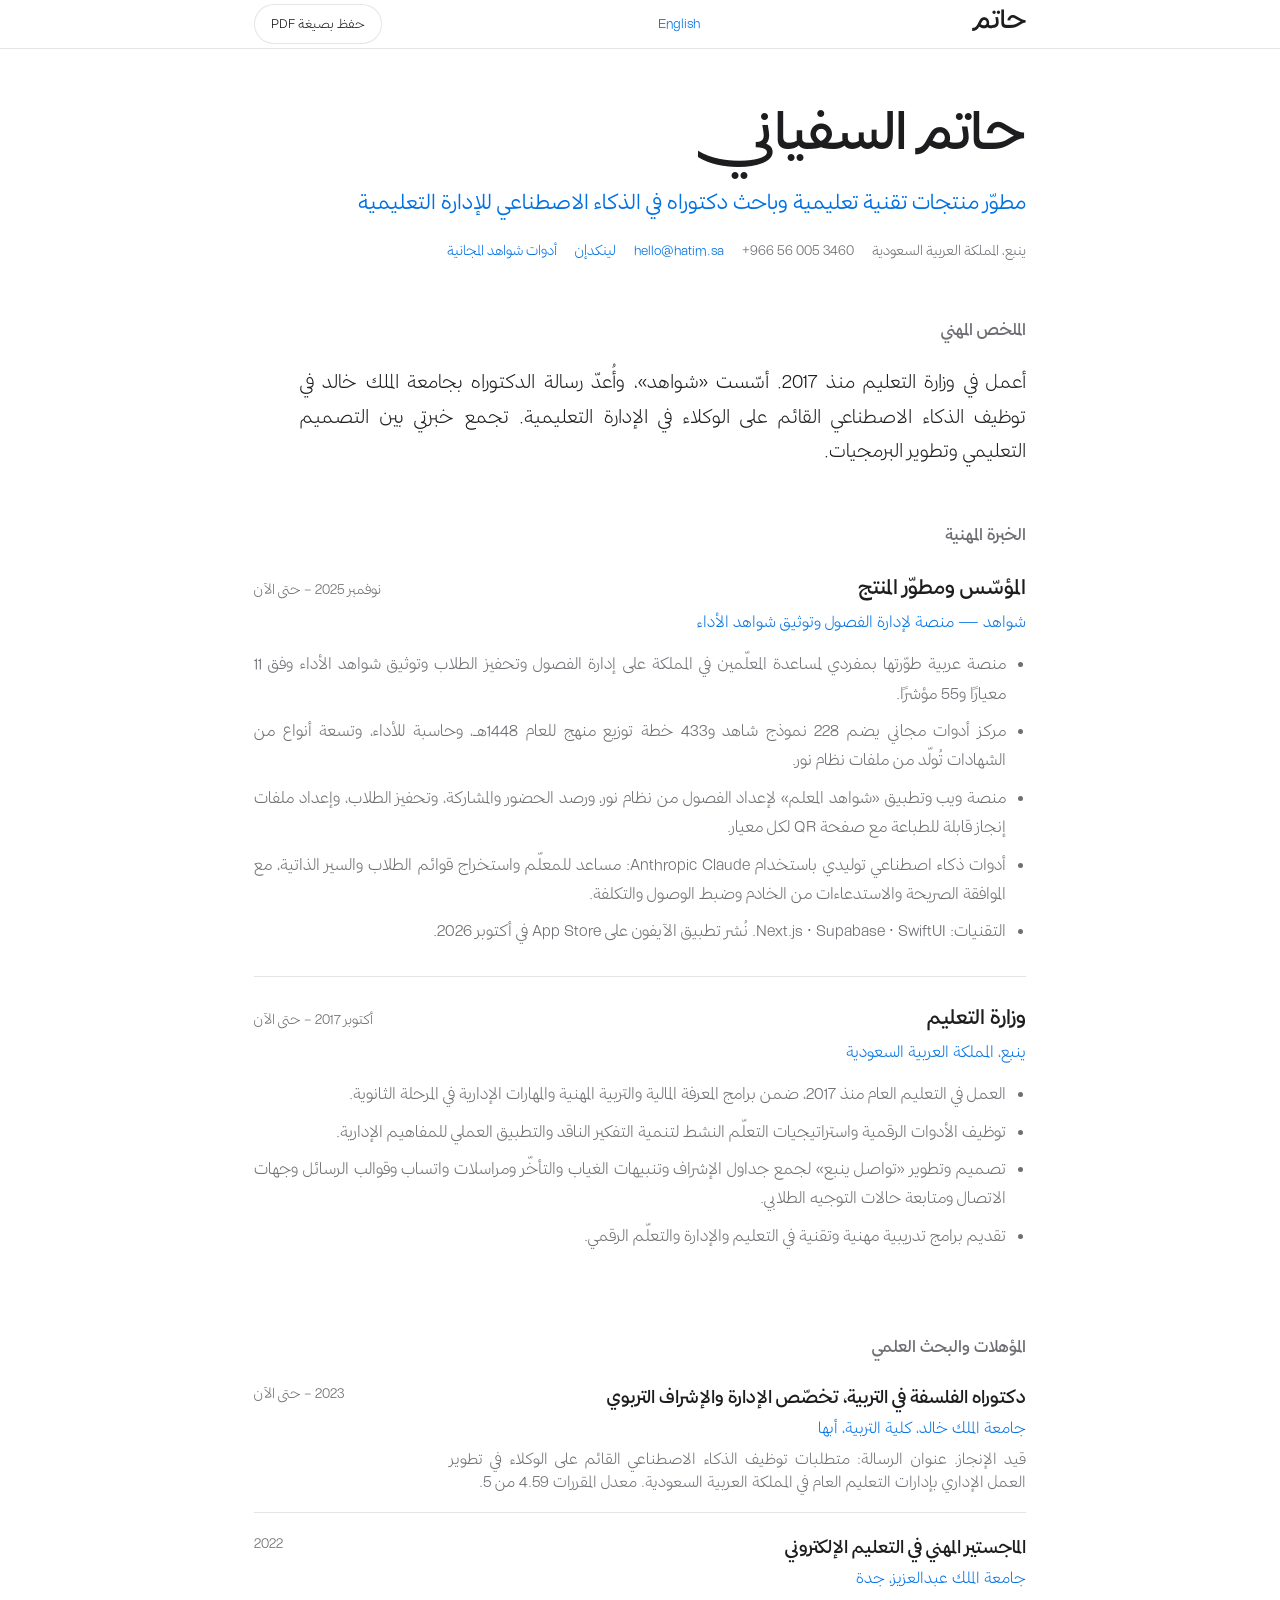
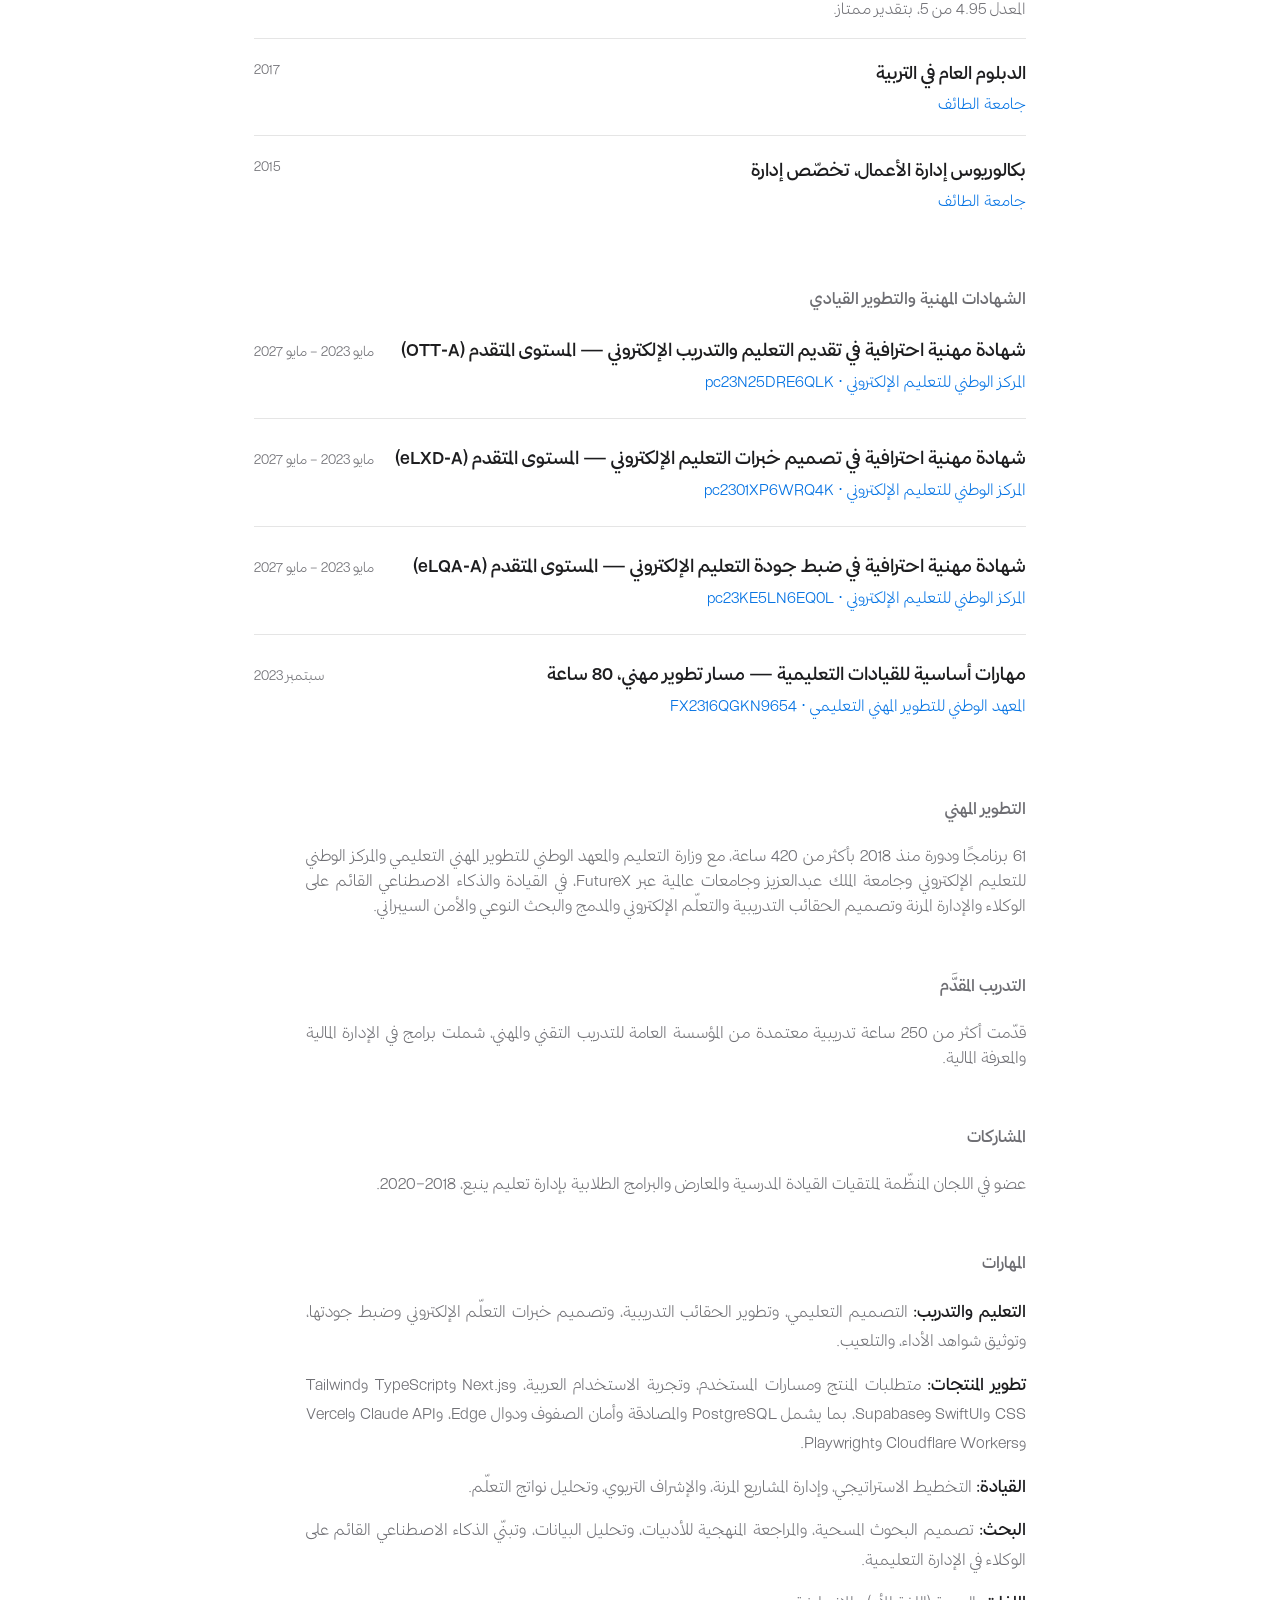
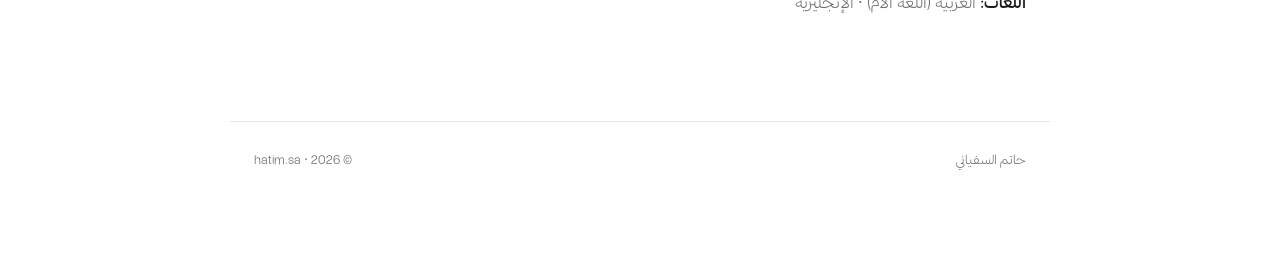
<file: cv-ar.html>
<!DOCTYPE html><html lang="ar" dir="rtl"><head><meta charset="UTF-8"><meta name="viewport" content="width=device-width, initial-scale=1.0">
<title>حاتم السفياني — السيرة الذاتية</title><meta name="description" content="السيرة الذاتية لحاتم السفياني: مؤسّس «شواهد» وباحث دكتوراه في الذكاء الاصطناعي القائم على الوكلاء في الإدارة التعليمية.">
<link rel="icon" type="image/png" href="favicon.png"><link rel="apple-touch-icon" href="apple-touch-icon.png"><style>
  @font-face{font-family:"Tajarib";src:url("fonts/tajarib/Tajarib-Regular.woff2") format("woff2");font-weight:400;font-style:normal;font-display:swap}
  @font-face{font-family:"Tajarib";src:url("fonts/tajarib/Tajarib-Medium.woff2") format("woff2");font-weight:500;font-style:normal;font-display:swap}
  @font-face{font-family:"Tajarib";src:url("fonts/tajarib/Tajarib-Bold.woff2") format("woff2");font-weight:700;font-style:normal;font-display:swap}
  @font-face{font-family:"TajaribDisp";src:url("fonts/tajarib/TajaribDisp-Bold.woff2") format("woff2");font-weight:700;font-style:normal;font-display:swap}
  :root{
    --bg:#ffffff;--soft:#f5f5f7;--ink:#1d1d1f;--sub:#6e6e73;
    --line:rgba(0,0,0,.10);--accent:#0071e3;
    --sys:"Tajarib","Tajawal",-apple-system,system-ui,sans-serif;
    --disp:"TajaribDisp","Tajarib",system-ui,sans-serif;
    --ar:var(--sys);
  }
  *{box-sizing:border-box;margin:0;padding:0}
  html{-webkit-text-size-adjust:100%}
  body{background:var(--bg);color:var(--ink);font-family:var(--sys);line-height:1.5;-webkit-font-smoothing:antialiased;font-optical-sizing:auto}
  ::selection{background:#b3d6ff}
  a{color:var(--accent);text-decoration:none}
  a:hover{text-decoration:underline}
  .topnav{position:sticky;top:0;z-index:30;height:48px;background:rgba(255,255,255,.72);backdrop-filter:saturate(180%) blur(20px);-webkit-backdrop-filter:saturate(180%) blur(20px);border-bottom:1px solid var(--line)}
  .tnin{max-width:820px;margin:0 auto;padding:0 24px;height:48px;display:flex;align-items:center;justify-content:space-between}
  .brand{display:flex;align-items:center;gap:9px;color:var(--ink);font-weight:600;font-size:16px}
  .print{border:1px solid var(--line);background:var(--bg);color:var(--ink);border-radius:980px;padding:7px 16px;font:inherit;font-size:13px;cursor:pointer;transition:transform .2s,border-color .25s}
  .print:active{transform:scale(.97)}
  .print:hover{border-color:var(--ink)}
  .page{max-width:820px;margin:0 auto;padding:56px 24px 90px}
  header.cv h1{font-family:var(--disp);font-feature-settings:'liga','ss01';font-size:clamp(2.2rem,6vw,3.2rem);font-weight:700;letter-spacing:-.03em;line-height:1.04}
  header.cv .role{font-size:1.3rem;color:var(--accent);font-weight:500;margin-top:6px;letter-spacing:-.01em}
  header.cv .contact{margin-top:18px;display:flex;flex-wrap:wrap;gap:6px 18px;font-size:14px;color:var(--sub)}
  section.blk{margin-top:52px}
  .h{font-size:14px;font-weight:600;letter-spacing:-.01em;color:var(--sub);text-transform:uppercase;margin-bottom:20px}
  .lede{font-size:1.2rem;color:var(--ink);letter-spacing:-.01em;max-width:66ch;line-height:1.5}
  .item{padding:22px 0;border-top:1px solid var(--line)}
  .item:first-of-type{border-top:none;padding-top:0}
  .item .row{display:flex;justify-content:space-between;gap:16px;align-items:baseline;flex-wrap:wrap}
  .item .t{font-size:1.25rem;font-weight:600;letter-spacing:-.02em}
  .item .when{font-size:14px;color:var(--sub);white-space:nowrap}
  .item .org{color:var(--accent);font-size:1rem;margin-top:2px}
  .item ul{margin:14px 0 0;padding-inline-start:20px;color:var(--sub);font-size:1.02rem;letter-spacing:-.01em}
  .item ul li{margin-bottom:8px}
  .edu .e{padding:18px 0;border-top:1px solid var(--line);display:grid;grid-template-columns:1fr auto;gap:4px 16px}
  .edu .e:first-child{border-top:none;padding-top:0}
  .edu .e .t{font-weight:600;letter-spacing:-.01em;font-size:1.1rem}
  .edu .e .o{color:var(--accent);font-size:.98rem}
  .edu .e .x{color:var(--sub);font-size:.98rem;margin-top:6px;max-width:64ch;line-height:1.5;letter-spacing:-.01em}
  .edu .e .d{font-size:14px;color:var(--sub);text-align:right}
  .chips{display:flex;flex-wrap:wrap;gap:10px}
  .chip{background:var(--soft);border-radius:980px;padding:9px 16px;font-size:13.5px;color:var(--ink);letter-spacing:-.01em}
  .skills p{margin-bottom:14px;color:var(--sub);font-size:1.02rem;letter-spacing:-.01em;max-width:72ch}
  .skills b{color:var(--ink);font-weight:600}
  footer{max-width:820px;margin:0 auto;padding:26px 24px 60px;border-top:1px solid var(--line);color:var(--sub);font-size:13px;display:flex;justify-content:space-between;flex-wrap:wrap;gap:8px}
  footer .ar{font-family:var(--ar)}
  @media print{
    .topnav,.print{display:none}
    body{color:#000}a{color:#000}
    .lede,.item ul,.skills p,.item .when,.edu .e .d,.edu .e .x{color:#333}
    .item .org,header.cv .role,.edu .e .o,.h{color:#0a5bb5}
    .chip{background:#f0f0f0}
    .page{padding:24px}
  }
  .cert .t{font-size:1.12rem}
  .nw{white-space:nowrap}
  .cert .row{display:grid;grid-template-columns:1fr auto;gap:4px 20px;align-items:baseline}
  @media(max-width:560px){ .cert .row{grid-template-columns:1fr} }
  .cert .org a{color:inherit}
  .note{color:var(--sub);font-size:1.02rem;max-width:72ch;line-height:1.55}
    @media print{ .note{color:#333} .cert .org a{color:#0a5bb5} }

  .brand .wm{font-family:"TajaribDisp","Tajarib",system-ui,sans-serif;font-weight:700;font-size:25px;line-height:1;letter-spacing:0;font-feature-settings:'ss01'}
</style>
<link rel="stylesheet" href="cv-extra.css"><link rel="canonical" href="https://hatim.sa/cv-ar.html">
<link rel="alternate" hreflang="en" href="https://hatim.sa/cv.html">
<link rel="alternate" hreflang="ar" href="https://hatim.sa/cv-ar.html">
<link rel="alternate" hreflang="x-default" href="https://hatim.sa/cv.html">
<meta property="og:type" content="profile">
<meta property="og:site_name" content="Hatim Alsufyani">
<meta property="og:title" content="حاتم السفياني — السيرة الذاتية">
<meta property="og:description" content="السيرة الذاتية لحاتم السفياني: مؤسّس «شواهد» وباحث دكتوراه في الذكاء الاصطناعي القائم على الوكلاء في الإدارة التعليمية.">
<meta property="og:url" content="https://hatim.sa/cv-ar.html">
<meta property="og:locale" content="ar_SA">
<meta property="og:locale:alternate" content="en_US">
<meta property="og:image" content="https://hatim.sa/portrait-2026.jpg">
<meta property="og:image:type" content="image/jpeg">
<meta property="og:image:width" content="960">
<meta property="og:image:height" content="1440">
<meta property="og:image:alt" content="حاتم السفياني">
<meta name="twitter:card" content="summary">
<meta name="twitter:title" content="حاتم السفياني — السيرة الذاتية">
<meta name="twitter:description" content="السيرة الذاتية لحاتم السفياني: مؤسّس «شواهد» وباحث دكتوراه في الذكاء الاصطناعي القائم على الوكلاء في الإدارة التعليمية.">
<meta name="twitter:image" content="https://hatim.sa/portrait-2026.jpg">
<script type="application/ld+json">{"@context": "https://schema.org", "@type": "ProfilePage", "url": "https://hatim.sa/cv-ar.html", "inLanguage": "ar", "mainEntity": {"@type": "Person", "@id": "https://hatim.sa/#person", "name": "حاتم السفياني", "alternateName": "Hatim Alsufyani", "url": "https://hatim.sa/", "image": "https://hatim.sa/portrait-2026.jpg", "sameAs": ["https://www.linkedin.com/in/hatim-alsufyani/"], "worksFor": {"@type": "Organization", "name": "وزارة التعليم السعودية"}, "alumniOf": [{"@type": "CollegeOrUniversity", "name": "King Abdulaziz University"}, {"@type": "CollegeOrUniversity", "name": "Taif University"}]}}</script>
<link rel="stylesheet" href="typography.css">
</head><body>
<div class="topnav"><div class="tnin"><a class="brand" href="ar.html" aria-label="العودة إلى موقع حاتم السفياني"><span class="wm">حاتم</span></a><a href="cv.html" lang="en" hreflang="en">English</a><button class="print" onclick="window.print()">حفظ بصيغة PDF</button></div></div>
<main class="page"><header class="cv"><h1>حاتم السفياني</h1><div class="role">مطوّر منتجات تقنية تعليمية وباحث دكتوراه في الذكاء الاصطناعي للإدارة التعليمية</div><div class="contact"><span>ينبع، المملكة العربية السعودية</span><span dir="ltr">+966 56 005 3460</span><a href="mailto:hello@hatim.sa" dir="ltr">hello@hatim.sa</a><a href="https://www.linkedin.com/in/hatim-alsufyani/" target="_blank" rel="noopener">لينكدإن</a><a href="https://free.shawahid.sa" target="_blank" rel="noopener">أدوات شواهد المجانية</a></div></header>
<section class="blk"><h2 class="h">الملخص المهني</h2><p class="lede">أعمل في وزارة التعليم منذ 2017. أسّست «شواهد»، وأُعدّ رسالة الدكتوراه بجامعة الملك خالد في توظيف الذكاء الاصطناعي القائم على الوكلاء في الإدارة التعليمية. تجمع خبرتي بين التصميم التعليمي وتطوير البرمجيات.</p></section>
<section class="blk"><h2 class="h">الخبرة المهنية</h2>
<div class="item"><div class="row"><h3 class="t">المؤسّس ومطوّر المنتج</h3><span class="when">نوفمبر 2025 – حتى الآن</span></div><div class="org">شواهد — منصة لإدارة الفصول وتوثيق شواهد الأداء</div><ul>
<li>منصة عربية طوّرتها بمفردي لمساعدة المعلّمين في المملكة على إدارة الفصول وتحفيز الطلاب وتوثيق شواهد الأداء وفق 11 معيارًا و55 مؤشرًا.</li>
<li>مركز أدوات مجاني يضم 228 نموذج شاهد و433 خطة توزيع منهج للعام 1448هـ، وحاسبة للأداء، وتسعة أنواع من الشهادات تُولّد من ملفات نظام نور.</li>
<li>منصة ويب وتطبيق «شواهد المعلم» لإعداد الفصول من نظام نور، ورصد الحضور والمشاركة، وتحفيز الطلاب، وإعداد ملفات إنجاز قابلة للطباعة مع صفحة QR لكل معيار.</li>
<li>أدوات ذكاء اصطناعي توليدي باستخدام Anthropic Claude: مساعد للمعلّم واستخراج قوائم الطلاب والسير الذاتية، مع الموافقة الصريحة والاستدعاءات من الخادم وضبط الوصول والتكلفة.</li>
<li>التقنيات: <bdi>Next.js · Supabase · SwiftUI</bdi>. نُشر تطبيق الآيفون على App Store في أكتوبر 2026.</li></ul></div>
<div class="item"><div class="row"><h3 class="t">وزارة التعليم</h3><span class="when">أكتوبر 2017 – حتى الآن</span></div><div class="org">ينبع، المملكة العربية السعودية</div><ul>
<li>العمل في التعليم العام منذ 2017، ضمن برامج المعرفة المالية والتربية المهنية والمهارات الإدارية في المرحلة الثانوية.</li>
<li>توظيف الأدوات الرقمية واستراتيجيات التعلّم النشط لتنمية التفكير الناقد والتطبيق العملي للمفاهيم الإدارية.</li>
<li>تصميم وتطوير «تواصل ينبع» لجمع جداول الإشراف وتنبيهات الغياب والتأخّر ومراسلات واتساب وقوالب الرسائل وجهات الاتصال ومتابعة حالات التوجيه الطلابي.</li>
<li>تقديم برامج تدريبية مهنية وتقنية في التعليم والإدارة والتعلّم الرقمي.</li></ul></div></section>
<section class="blk"><h2 class="h">المؤهلات والبحث العلمي</h2><div class="edu">
<div class="e"><div><h3 class="t">دكتوراه الفلسفة في التربية، تخصّص الإدارة والإشراف التربوي</h3><div class="o">جامعة الملك خالد، كلية التربية، أبها</div><p class="x">قيد الإنجاز. عنوان الرسالة: متطلبات توظيف الذكاء الاصطناعي القائم على الوكلاء في تطوير العمل الإداري بإدارات التعليم العام في المملكة العربية السعودية. معدل المقررات 4.59 من 5.</p></div><div class="d">2023 – حتى الآن</div></div>
<div class="e"><div><h3 class="t">الماجستير المهني في التعليم الإلكتروني</h3><div class="o">جامعة الملك عبدالعزيز، جدة</div><p class="x">المعدل 4.95 من 5، بتقدير ممتاز.</p></div><div class="d">2022</div></div>
<div class="e"><div><h3 class="t">الدبلوم العام في التربية</h3><div class="o">جامعة الطائف</div></div><div class="d">2017</div></div>
<div class="e"><div><h3 class="t">بكالوريوس إدارة الأعمال، تخصّص إدارة</h3><div class="o">جامعة الطائف</div></div><div class="d">2015</div></div></div></section>
<section class="blk"><h2 class="h">الشهادات المهنية والتطوير القيادي</h2>
<div class="item cert"><div class="row"><h3 class="t">شهادة مهنية احترافية في تقديم التعليم والتدريب الإلكتروني — المستوى المتقدم <bdi>(OTT-A)</bdi></h3><span class="when">مايو 2023 – مايو 2027</span></div><div class="org">المركز الوطني للتعليم الإلكتروني · <a href="https://ce.nelc.gov.sa/storage/pdf/otta/pc23N25DRE6QLK-ar-1683497890.pdf" target="_blank" rel="noopener"><bdi>pc23N25DRE6QLK</bdi></a></div></div><div class="item cert"><div class="row"><h3 class="t">شهادة مهنية احترافية في تصميم خبرات التعليم الإلكتروني — المستوى المتقدم <bdi>(eLXD-A)</bdi></h3><span class="when">مايو 2023 – مايو 2027</span></div><div class="org">المركز الوطني للتعليم الإلكتروني · <a href="https://ce.nelc.gov.sa/storage/pdf/elxda/pc2301XP6WRQ4K-ar-1683495524.pdf" target="_blank" rel="noopener"><bdi>pc2301XP6WRQ4K</bdi></a></div></div><div class="item cert"><div class="row"><h3 class="t">شهادة مهنية احترافية في ضبط جودة التعليم الإلكتروني — المستوى المتقدم <bdi>(eLQA-A)</bdi></h3><span class="when">مايو 2023 – مايو 2027</span></div><div class="org">المركز الوطني للتعليم الإلكتروني · <a href="https://ce.nelc.gov.sa/storage/pdf/elqaa/pc23KE5LN6EQ0L-ar-1683494282.pdf" target="_blank" rel="noopener"><bdi>pc23KE5LN6EQ0L</bdi></a></div></div><div class="item cert"><div class="row"><h3 class="t">مهارات أساسية للقيادات التعليمية — مسار تطوير مهني، 80 ساعة</h3><span class="when">سبتمبر 2023</span></div><div class="org">المعهد الوطني للتطوير المهني التعليمي · <a href="https://ce.nelc.gov.sa/storage/pdf/niepd2/FX2316QGKN9654-ar-1695105365.pdf" target="_blank" rel="noopener"><bdi>FX2316QGKN9654</bdi></a></div></div></section>
<section class="blk"><h2 class="h">التطوير المهني</h2><p class="note">61 برنامجًا ودورة منذ 2018 بأكثر من 420 ساعة، مع وزارة التعليم والمعهد الوطني للتطوير المهني التعليمي والمركز الوطني للتعليم الإلكتروني وجامعة الملك عبدالعزيز وجامعات عالمية عبر FutureX، في القيادة والذكاء الاصطناعي القائم على الوكلاء والإدارة المرنة وتصميم الحقائب التدريبية والتعلّم الإلكتروني والمدمج والبحث النوعي والأمن السيبراني.</p></section>
<section class="blk"><h2 class="h">التدريب المقدَّم</h2><p class="note">قدّمت أكثر من 250 ساعة تدريبية معتمدة من المؤسسة العامة للتدريب التقني والمهني، شملت برامج في الإدارة المالية والمعرفة المالية.</p></section>
<section class="blk"><h2 class="h">المشاركات</h2><p class="note">عضو في اللجان المنظّمة لملتقيات القيادة المدرسية والمعارض والبرامج الطلابية بإدارة تعليم ينبع، 2018–2020.</p></section>
<section class="blk skills"><h2 class="h">المهارات</h2>
<p><b>التعليم والتدريب:</b> التصميم التعليمي، وتطوير الحقائب التدريبية، وتصميم خبرات التعلّم الإلكتروني وضبط جودتها، وتوثيق شواهد الأداء، والتلعيب.</p>
<p><b>تطوير المنتجات:</b> متطلبات المنتج ومسارات المستخدم، وتجربة الاستخدام العربية، وNext.js وTypeScript وTailwind CSS وSwiftUI وSupabase، بما يشمل PostgreSQL والمصادقة وأمان الصفوف ودوال Edge، وClaude API وVercel وCloudflare Workers وPlaywright.</p>
<p><b>القيادة:</b> التخطيط الاستراتيجي، وإدارة المشاريع المرنة، والإشراف التربوي، وتحليل نواتج التعلّم.</p>
<p><b>البحث:</b> تصميم البحوث المسحية، والمراجعة المنهجية للأدبيات، وتحليل البيانات، وتبنّي الذكاء الاصطناعي القائم على الوكلاء في الإدارة التعليمية.</p>
<p><b>اللغات:</b> العربية (اللغة الأم) · الإنجليزية</p></section></main>
<footer><span>حاتم السفياني</span><span>© 2026 · hatim.sa</span></footer><script src="kashida.js" defer></script></body></html>
</file>
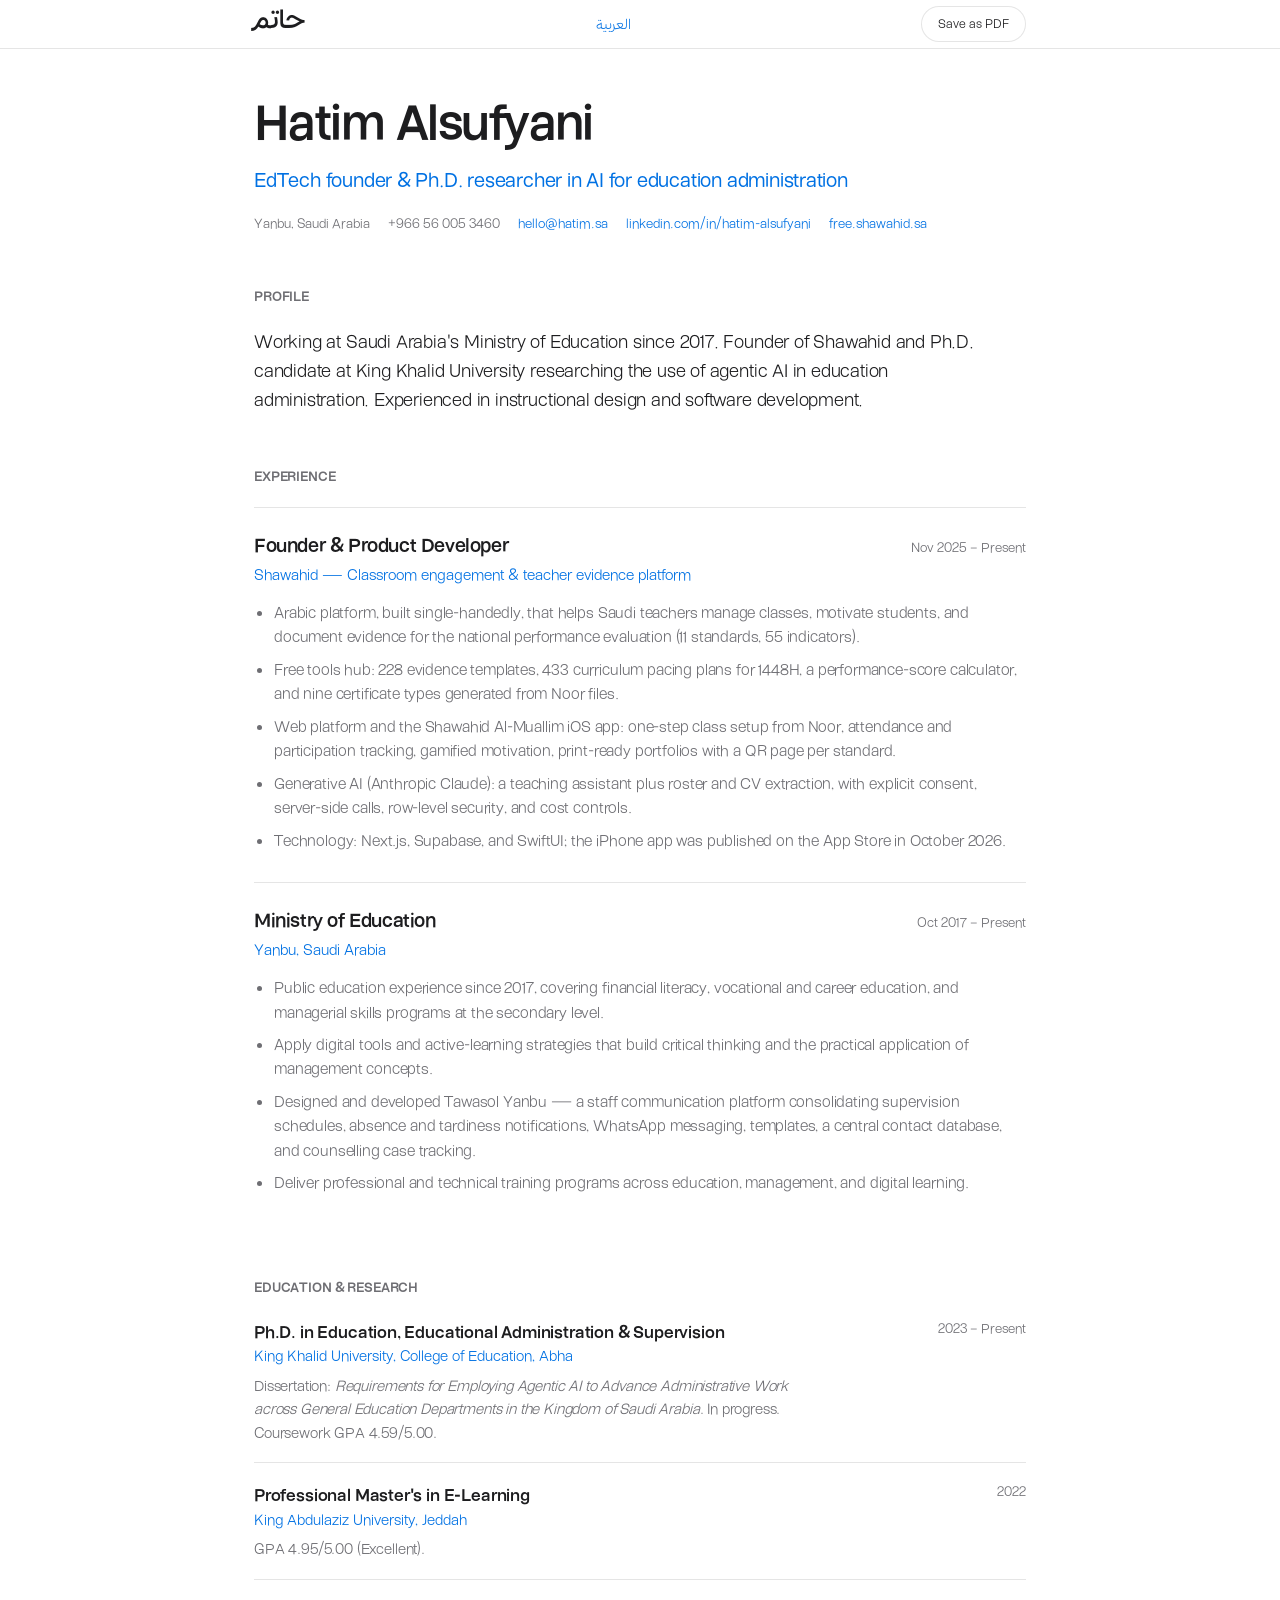
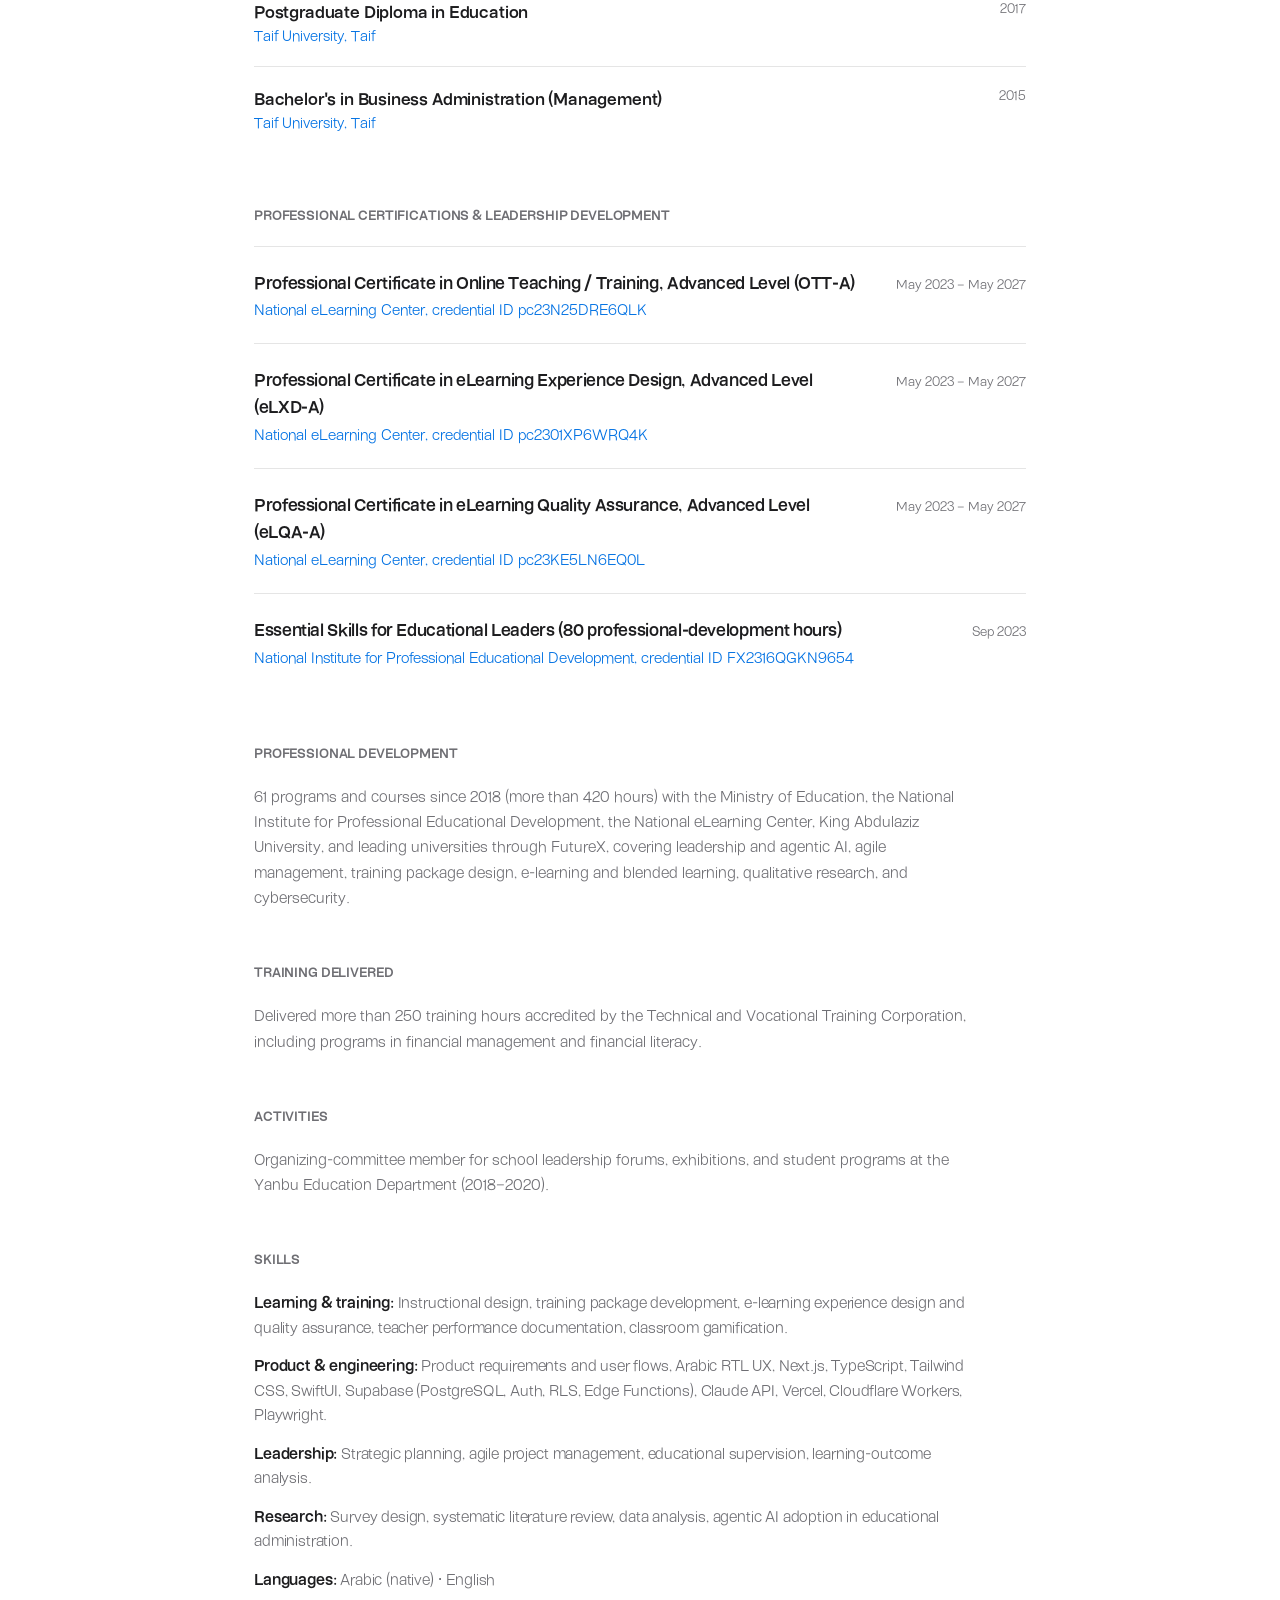
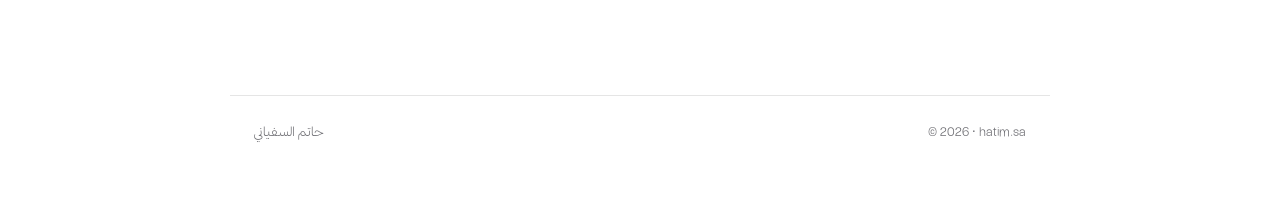
<file: cv.html>
<!DOCTYPE html>
<html lang="en" dir="ltr">
<head>
<meta charset="UTF-8">
<meta name="viewport" content="width=device-width, initial-scale=1.0">
<title>Hatim Alsufyani — CV</title>
<meta name="description" content="Curriculum vitae of Hatim Alsufyani — Educational Leadership, EdTech and AI in Education.">
<link rel="icon" type="image/png" href="favicon.png">
<link rel="apple-touch-icon" href="apple-touch-icon.png">
<style>
  @font-face{font-family:"Tajarib";src:url("fonts/tajarib/Tajarib-Regular.woff2") format("woff2");font-weight:400;font-style:normal;font-display:swap}
  @font-face{font-family:"Tajarib";src:url("fonts/tajarib/Tajarib-Medium.woff2") format("woff2");font-weight:500;font-style:normal;font-display:swap}
  @font-face{font-family:"Tajarib";src:url("fonts/tajarib/Tajarib-Bold.woff2") format("woff2");font-weight:700;font-style:normal;font-display:swap}
  @font-face{font-family:"TajaribDisp";src:url("fonts/tajarib/TajaribDisp-Bold.woff2") format("woff2");font-weight:700;font-style:normal;font-display:swap}
  :root{
    --bg:#ffffff;--soft:#f5f5f7;--ink:#1d1d1f;--sub:#6e6e73;
    --line:rgba(0,0,0,.10);--accent:#0071e3;
    --sys:"Tajarib","Tajawal",-apple-system,system-ui,sans-serif;
    --disp:"TajaribDisp","Tajarib",system-ui,sans-serif;
    --ar:var(--sys);
  }
  *{box-sizing:border-box;margin:0;padding:0}
  html{-webkit-text-size-adjust:100%}
  body{background:var(--bg);color:var(--ink);font-family:var(--sys);line-height:1.5;-webkit-font-smoothing:antialiased;font-optical-sizing:auto}
  ::selection{background:#b3d6ff}
  a{color:var(--accent);text-decoration:none}
  a:hover{text-decoration:underline}
  .topnav{position:sticky;top:0;z-index:30;height:48px;background:rgba(255,255,255,.72);backdrop-filter:saturate(180%) blur(20px);-webkit-backdrop-filter:saturate(180%) blur(20px);border-bottom:1px solid var(--line)}
  .tnin{max-width:820px;margin:0 auto;padding:0 24px;height:48px;display:flex;align-items:center;justify-content:space-between}
  .brand{display:flex;align-items:center;gap:9px;color:var(--ink);font-weight:600;font-size:16px}
  .print{border:1px solid var(--line);background:var(--bg);color:var(--ink);border-radius:980px;padding:7px 16px;font:inherit;font-size:13px;cursor:pointer;transition:transform .2s,border-color .25s}
  .print:active{transform:scale(.97)}
  .print:hover{border-color:var(--ink)}
  .page{max-width:820px;margin:0 auto;padding:56px 24px 90px}
  header.cv h1{font-family:var(--disp);font-feature-settings:'liga','ss01';font-size:clamp(2.2rem,6vw,3.2rem);font-weight:700;letter-spacing:-.03em;line-height:1.04}
  header.cv .role{font-size:1.3rem;color:var(--accent);font-weight:500;margin-top:6px;letter-spacing:-.01em}
  header.cv .contact{margin-top:18px;display:flex;flex-wrap:wrap;gap:6px 18px;font-size:14px;color:var(--sub)}
  section.blk{margin-top:52px}
  .h{font-size:14px;font-weight:600;letter-spacing:-.01em;color:var(--sub);text-transform:uppercase;margin-bottom:20px}
  .lede{font-size:1.2rem;color:var(--ink);letter-spacing:-.01em;max-width:66ch;line-height:1.5}
  .item{padding:22px 0;border-top:1px solid var(--line)}
  .item:first-of-type{border-top:none;padding-top:0}
  .item .row{display:flex;justify-content:space-between;gap:16px;align-items:baseline;flex-wrap:wrap}
  .item .t{font-size:1.25rem;font-weight:600;letter-spacing:-.02em}
  .item .when{font-size:14px;color:var(--sub);white-space:nowrap}
  .item .org{color:var(--accent);font-size:1rem;margin-top:2px}
  .item ul{margin:14px 0 0;padding-inline-start:20px;color:var(--sub);font-size:1.02rem;letter-spacing:-.01em}
  .item ul li{margin-bottom:8px}
  .edu .e{padding:18px 0;border-top:1px solid var(--line);display:grid;grid-template-columns:1fr auto;gap:4px 16px}
  .edu .e:first-child{border-top:none;padding-top:0}
  .edu .e .t{font-weight:600;letter-spacing:-.01em;font-size:1.1rem}
  .edu .e .o{color:var(--accent);font-size:.98rem}
  .edu .e .x{color:var(--sub);font-size:.98rem;margin-top:6px;max-width:64ch;line-height:1.5;letter-spacing:-.01em}
  .edu .e .d{font-size:14px;color:var(--sub);text-align:right}
  .chips{display:flex;flex-wrap:wrap;gap:10px}
  .chip{background:var(--soft);border-radius:980px;padding:9px 16px;font-size:13.5px;color:var(--ink);letter-spacing:-.01em}
  .skills p{margin-bottom:14px;color:var(--sub);font-size:1.02rem;letter-spacing:-.01em;max-width:72ch}
  .skills b{color:var(--ink);font-weight:600}
  footer{max-width:820px;margin:0 auto;padding:26px 24px 60px;border-top:1px solid var(--line);color:var(--sub);font-size:13px;display:flex;justify-content:space-between;flex-wrap:wrap;gap:8px}
  footer .ar{font-family:var(--ar)}
  @media print{
    .topnav,.print{display:none}
    body{color:#000}a{color:#000}
    .lede,.item ul,.skills p,.item .when,.edu .e .d,.edu .e .x{color:#333}
    .item .org,header.cv .role,.edu .e .o,.h{color:#0a5bb5}
    .chip{background:#f0f0f0}
    .page{padding:24px}
  }
  .cert .t{font-size:1.12rem}
  .nw{white-space:nowrap}
  .cert .row{display:grid;grid-template-columns:1fr auto;gap:4px 20px;align-items:baseline}
  @media(max-width:560px){ .cert .row{grid-template-columns:1fr} }
  .cert .org a{color:inherit}
  .note{color:var(--sub);font-size:1.02rem;max-width:72ch;line-height:1.55}
    @media print{ .note{color:#333} .cert .org a{color:#0a5bb5} }

  .brand .wm{font-family:"TajaribDisp","Tajarib",system-ui,sans-serif;font-weight:700;font-size:25px;line-height:1;letter-spacing:0;font-feature-settings:'ss01'}
</style>
<link rel="stylesheet" href="cv-extra.css">
<link rel="canonical" href="https://hatim.sa/cv.html">
<link rel="alternate" hreflang="en" href="https://hatim.sa/cv.html">
<link rel="alternate" hreflang="ar" href="https://hatim.sa/cv-ar.html">
<link rel="alternate" hreflang="x-default" href="https://hatim.sa/cv.html">
<meta property="og:type" content="profile">
<meta property="og:site_name" content="Hatim Alsufyani">
<meta property="og:title" content="Hatim Alsufyani — CV">
<meta property="og:description" content="Curriculum vitae of Hatim Alsufyani — Educational Leadership, EdTech and AI in Education.">
<meta property="og:url" content="https://hatim.sa/cv.html">
<meta property="og:locale" content="en_US">
<meta property="og:locale:alternate" content="ar_SA">
<meta property="og:image" content="https://hatim.sa/portrait-2026.jpg">
<meta property="og:image:type" content="image/jpeg">
<meta property="og:image:width" content="960">
<meta property="og:image:height" content="1440">
<meta property="og:image:alt" content="Hatim Alsufyani">
<meta name="twitter:card" content="summary">
<meta name="twitter:title" content="Hatim Alsufyani — CV">
<meta name="twitter:description" content="Curriculum vitae of Hatim Alsufyani — Educational Leadership, EdTech and AI in Education.">
<meta name="twitter:image" content="https://hatim.sa/portrait-2026.jpg">
<script type="application/ld+json">{"@context": "https://schema.org", "@type": "ProfilePage", "url": "https://hatim.sa/cv.html", "inLanguage": "en", "mainEntity": {"@type": "Person", "@id": "https://hatim.sa/#person", "name": "Hatim Alsufyani", "alternateName": "حاتم السفياني", "url": "https://hatim.sa/", "image": "https://hatim.sa/portrait-2026.jpg", "sameAs": ["https://www.linkedin.com/in/hatim-alsufyani/"], "worksFor": {"@type": "Organization", "name": "Saudi Ministry of Education"}, "alumniOf": [{"@type": "CollegeOrUniversity", "name": "King Abdulaziz University"}, {"@type": "CollegeOrUniversity", "name": "Taif University"}]}}</script>
<link rel="stylesheet" href="typography.css">
</head>
<body>
<div class="topnav">
  <div class="tnin">
    <a class="brand" href="index.html" aria-label="Hatim Alsufyani"><span class="wm" lang="ar" dir="rtl">حاتم</span></a>
    <a href="cv-ar.html" lang="ar" hreflang="ar">العربية</a>
    <button class="print" onclick="window.print()">Save as PDF</button>
  </div>
</div>
<main class="page">
  <header class="cv">
    <h1>Hatim Alsufyani</h1>
    <div class="role">EdTech founder &amp; Ph.D. researcher in AI for education administration</div>
    <div class="contact">
      <span>Yanbu, Saudi Arabia</span>
      <span>+966 56 005 3460</span>
      <a href="mailto:hello@hatim.sa">hello@hatim.sa</a>
      <a href="https://www.linkedin.com/in/hatim-alsufyani/" target="_blank" rel="noopener">linkedin.com/in/hatim-alsufyani</a>
      <a href="https://free.shawahid.sa" target="_blank" rel="noopener">free.shawahid.sa</a>
    </div>
  </header>

  <section class="blk">
    <div class="h">Profile</div>
    <p class="lede">Working at Saudi Arabia's Ministry of Education since 2017. Founder of Shawahid and Ph.D. candidate at King Khalid University researching the use of agentic AI in education administration. Experienced in instructional design and software development.</p>
  </section>

  <section class="blk">
    <div class="h">Experience</div>
    <div class="item">
      <div class="row"><span class="t">Founder &amp; Product Developer</span><span class="when">Nov 2025 – Present</span></div>
      <div class="org">Shawahid — Classroom engagement &amp; teacher evidence platform</div>
      <ul>
        <li>Arabic platform, built single-handedly, that helps Saudi teachers manage classes, motivate students, and document evidence for the national performance evaluation (11 standards, 55 indicators).</li>
        <li>Free tools hub: 228 evidence templates, 433 curriculum pacing plans for 1448H, a performance-score calculator, and nine certificate types generated from Noor files.</li>
        <li>Web platform and the Shawahid Al-Muallim iOS app: one-step class setup from Noor, attendance and participation tracking, gamified motivation, print-ready portfolios with a QR page per standard.</li>
        <li>Generative AI (Anthropic Claude): a teaching assistant plus roster and CV extraction, with explicit consent, server-side calls, row-level security, and cost controls.</li>
        <li>Technology: Next.js, Supabase, and SwiftUI; the iPhone app was published on the App Store in October 2026.</li>
      </ul>
    </div>
    <div class="item">
      <div class="row"><span class="t">Ministry of Education</span><span class="when">Oct 2017 – Present</span></div>
      <div class="org">Yanbu, Saudi Arabia</div>
      <ul>
        <li>Public education experience since 2017, covering financial literacy, vocational and career education, and managerial skills programs at the secondary level.</li>
        <li>Apply digital tools and active-learning strategies that build critical thinking and the practical application of management concepts.</li>
        <li>Designed and developed Tawasol Yanbu — a staff communication platform consolidating supervision schedules, absence and tardiness notifications, WhatsApp messaging, templates, a central contact database, and counselling case tracking.</li>
        <li>Deliver professional and technical training programs across education, management, and digital learning.</li>
      </ul>
    </div>
  </section>

  <section class="blk">
    <div class="h">Education &amp; research</div>
    <div class="edu">
      <div class="e"><div><div class="t">Ph.D. in Education, Educational Administration &amp; Supervision</div><div class="o">King Khalid University, College of Education, Abha</div><div class="x">Dissertation: <i>Requirements for Employing Agentic AI to Advance Administrative Work across General Education Departments in the Kingdom of Saudi Arabia</i>. In progress. Coursework GPA 4.59/5.00.</div></div><div class="d">2023 – Present</div></div>
      <div class="e"><div><div class="t">Professional Master's in E-Learning</div><div class="o">King Abdulaziz University, Jeddah</div><div class="x">GPA 4.95/5.00 (Excellent).</div></div><div class="d">2022</div></div>
      <div class="e"><div><div class="t">Postgraduate Diploma in Education</div><div class="o">Taif University, Taif</div></div><div class="d">2017</div></div>
      <div class="e"><div><div class="t">Bachelor's in Business Administration (Management)</div><div class="o">Taif University, Taif</div></div><div class="d">2015</div></div>
    </div>
  </section>

  <section class="blk">
    <div class="h">Professional certifications &amp; leadership development</div>
    <div class="item cert">
      <div class="row"><span class="t">Professional Certificate in Online Teaching / Training, Advanced Level <span class="nw">(OTT-A)</span></span><span class="when">May 2023 – May 2027</span></div>
      <div class="org">National eLearning Center, credential ID <a href="https://ce.nelc.gov.sa/storage/pdf/otta/pc23N25DRE6QLK-ar-1683497890.pdf" target="_blank" rel="noopener">pc23N25DRE6QLK</a></div>
    </div>
    <div class="item cert">
      <div class="row"><span class="t">Professional Certificate in eLearning Experience Design, Advanced Level <span class="nw">(eLXD-A)</span></span><span class="when">May 2023 – May 2027</span></div>
      <div class="org">National eLearning Center, credential ID <a href="https://ce.nelc.gov.sa/storage/pdf/elxda/pc2301XP6WRQ4K-ar-1683495524.pdf" target="_blank" rel="noopener">pc2301XP6WRQ4K</a></div>
    </div>
    <div class="item cert">
      <div class="row"><span class="t">Professional Certificate in eLearning Quality Assurance, Advanced Level <span class="nw">(eLQA-A)</span></span><span class="when">May 2023 – May 2027</span></div>
      <div class="org">National eLearning Center, credential ID <a href="https://ce.nelc.gov.sa/storage/pdf/elqaa/pc23KE5LN6EQ0L-ar-1683494282.pdf" target="_blank" rel="noopener">pc23KE5LN6EQ0L</a></div>
    </div>
    <div class="item cert">
      <div class="row"><span class="t">Essential Skills for Educational Leaders (80 professional-development hours)</span><span class="when">Sep 2023</span></div>
      <div class="org">National Institute for Professional Educational Development, credential ID <a href="https://ce.nelc.gov.sa/storage/pdf/niepd2/FX2316QGKN9654-ar-1695105365.pdf" target="_blank" rel="noopener">FX2316QGKN9654</a></div>
    </div>
  </section>


  <section class="blk">
    <div class="h">Professional development</div>
    <p class="note">61 programs and courses since 2018 (more than 420 hours) with the Ministry of Education, the National Institute for Professional Educational Development, the National eLearning Center, King Abdulaziz University, and leading universities through FutureX, covering leadership and agentic AI, agile management, training package design, e-learning and blended learning, qualitative research, and cybersecurity.</p>
    </section><section class="blk"><div class="h">Training delivered</div><p class="note">Delivered more than 250 training hours accredited by the Technical and Vocational Training Corporation, including programs in financial management and financial literacy.</p>
  </section>

  <section class="blk">
    <div class="h">Activities</div>
    <p class="note">Organizing-committee member for school leadership forums, exhibitions, and student programs at the Yanbu Education Department (2018–2020).</p>
  </section>

  <section class="blk skills">
    <div class="h">Skills</div>
    <p><b>Learning &amp; training:</b> Instructional design, training package development, e-learning experience design and quality assurance, teacher performance documentation, classroom gamification.</p>
    <p><b>Product &amp; engineering:</b> Product requirements and user flows, Arabic RTL UX, Next.js, TypeScript, Tailwind CSS, SwiftUI, Supabase (PostgreSQL, Auth, RLS, Edge Functions), Claude API, Vercel, Cloudflare Workers, Playwright.</p>
    <p><b>Leadership:</b> Strategic planning, agile project management, educational supervision, learning-outcome analysis.</p>
    <p><b>Research:</b> Survey design, systematic literature review, data analysis, agentic AI adoption in educational administration.</p>
    <p><b>Languages:</b> Arabic (native) · English</p>
  </section>
</main>
<footer>
  <span class="ar" lang="ar" dir="rtl">حاتم السفياني</span>
  <span>© 2026 · hatim.sa</span>
</footer>
</body>
</html>
</file>
<file: site.css>
/* Shared responsive and accessible components. See DESIGN.md. */
:root{--ease:cubic-bezier(.33,1,.68,1)}
html{scroll-padding-top:76px}
main:focus{outline:none}
:focus-visible{outline:3px solid var(--accent);outline-offset:5px}
.skip-link{position:fixed;top:8px;inset-inline-start:16px;z-index:100;background:var(--ink);color:#fff;padding:10px 16px;border-radius:980px;transform:translateY(-160%)}
.skip-link:focus{transform:none}
.bar{gap:16px}
.desktop-nav{gap:20px;font-size:13px}
[dir=rtl] .desktop-nav{font-size:14px}
.nav-tools{display:flex;align-items:center;gap:10px}
.lang{min-height:40px;display:inline-flex;align-items:center;justify-content:center}
.mobile-menu{display:none}
.about .atext{max-width:64ch}
.hero-work{font-size:16px;color:var(--accent);display:inline-flex;align-items:center;padding:11px 4px}
.hero-work:hover{text-decoration:underline}
.htext,.project-copy,.card,.cred,.row,.tg>div,.tg li{min-width:0}
.rv{opacity:1;transform:none;transition:none}
.rv.is-revealing{animation:reveal-content .7s var(--ease) both}
@keyframes reveal-content{from{opacity:0;transform:translateY(24px)}to{opacity:1;transform:none}}
.featured-project{margin-top:40px;padding:36px;border:1px solid var(--line);border-radius:24px;display:grid;grid-template-columns:minmax(0,1fr) minmax(0,.95fr);gap:36px;align-items:center}
.featured-project+.featured-project{margin-top:28px}
.project-copy .project-description{margin-bottom:22px}
.project-copy h3{font-size:2.5rem;line-height:1.25;margin:10px 0 18px}
.project-copy>p{color:var(--sub);font-size:1.05rem;line-height:1.75}
.project-copy .project-role{font-size:14px;color:var(--accent);font-weight:500}
.project-facts{display:flex;flex-wrap:wrap;gap:14px 32px;list-style:none;margin:24px 0}
.project-facts li{font-size:14px;color:var(--sub)}
.project-facts strong{display:block;font-size:2rem;color:var(--ink);font-weight:700;line-height:1.25}
.project-copy .project-note{font-size:15px;margin-bottom:22px}
.project-preview{align-self:center;margin:0}
.project-preview img{display:block;width:100%;height:auto;aspect-ratio:3/2;object-fit:contain;border:1px solid var(--line);border-radius:20px;background:var(--soft);box-shadow:0 1px 3px rgba(0,0,0,.04),0 10px 30px rgba(0,0,0,.05)}
.project-preview figcaption{font-size:14px;color:var(--sub);margin-top:14px;text-align:center}
.project-actions{display:flex;flex-wrap:wrap;align-items:center;gap:8px 24px}
.project-actions .btn-t{padding-inline:0}
.project-details{margin-top:20px}
summary{cursor:pointer}
.project-details summary,.coursework summary,.training-more summary,.dissertation-title summary{color:var(--accent);font-size:15px;line-height:1.6;padding:10px 0;min-height:44px}
summary:hover{text-decoration:underline}
.project-details dl{margin-top:12px;font-size:15px;line-height:1.75}
.project-details dt{font-weight:700;margin-top:12px}
.project-details dd{color:var(--sub);margin-top:4px}
.row .d{max-width:66ch}
.row .tag{font-size:14px}
.diss{margin-top:32px}
.diss .ds{margin-top:0;line-height:1.85;max-width:66ch}
.dissertation-title{margin-top:20px}
.training-delivered{text-align:start;margin-top:32px;padding:34px 30px;background:var(--soft);border-radius:20px}
[dir=rtl] .training-delivered{padding:32px 28px}
.training-delivered h3{font-size:1.2rem;margin-bottom:8px}
.training-delivered p{color:var(--sub);max-width:66ch;line-height:1.8;font-size:1.05rem}
.coursework{grid-column:1/-1;margin-top:4px}
.cred .cq{margin-top:8px}
.cred .cq span{font-size:12.5px;background:var(--soft);max-width:100%;overflow-wrap:anywhere}
.cred .cid{font-size:13px;overflow-wrap:anywhere}
.train>p{max-width:64ch}
[dir=rtl] .train>p{line-height:1.8}
[dir=rtl] .train h3,[dir=rtl] .subh,[dir=rtl] .tg h4{font-weight:700;letter-spacing:0}
.selected-training{display:block}
.selected-training>ul,.training-more .tg ul,.additional-training ul{display:grid;grid-template-columns:repeat(3,minmax(0,1fr));grid-auto-rows:auto;gap:20px;align-items:stretch;list-style:none}
.train .course-card{display:flex;flex-direction:column;gap:8px;min-width:0;padding:20px 24px;border:1px solid var(--line);border-radius:20px;background:var(--bg);box-shadow:0 1px 3px rgba(0,0,0,.04),0 10px 30px rgba(0,0,0,.05)}
.course-card .course-heading,.course-card>.tn{font-size:15px;line-height:1.4}
.course-card .tn{display:block;font-size:15px;font-weight:500;line-height:1.4}
.course-card .course-heading .tn{font:inherit;font-weight:500}
.course-card .tm{display:grid;grid-template-columns:minmax(0,1fr) auto;align-items:start;gap:12px;margin:0;font-size:12.5px;line-height:1.7;color:var(--sub)}
.course-card .tm>span{min-width:0}
.course-card .tm b{font-weight:400;white-space:nowrap;font-variant-numeric:tabular-nums}
.course-card .sks{display:flex;flex-wrap:wrap;gap:6px;margin:0}
.course-card .sk{background:var(--soft);font-size:11.5px;line-height:1.6;padding:2px 9px;border-radius:980px;white-space:normal;max-width:100%;overflow-wrap:anywhere}
.training-more{margin-top:24px;border-top:1px solid var(--line);padding-top:12px}
.training-more .tg{display:block}
.training-more .tg>div+div{margin-top:32px}
.training-more .tg h4,.additional-training h4{font-size:15px;margin-bottom:16px;padding:0;border:0}
.additional-training{margin-top:32px}
.contact .contact-actions{align-items:stretch;gap:14px}
.email-action{display:inline-flex;align-items:stretch;position:relative;direction:ltr;min-height:52px;border-radius:980px;background:var(--accent);color:#fff;transition:transform .2s var(--ease),background .25s var(--ease)}
.email-action:hover{background:var(--accent-2)}
.email-action:has(>.email-address:active,>.mail-options>summary:active){transform:scale(.97)}
.email-address{display:flex;align-items:center;justify-content:center;padding:11px 22px;color:inherit;font-size:16px;font-weight:500;white-space:nowrap;border-start-start-radius:980px;border-end-start-radius:980px}
[dir=rtl] .email-address{padding:12px 24px}
.mail-options{font-size:15px}
.mail-options>summary{display:flex;align-items:center;justify-content:center;list-style:none;width:44px;height:100%;min-height:52px;border-inline-start:1px solid rgba(255,255,255,.3);border-start-end-radius:980px;border-end-end-radius:980px;color:inherit}
.mail-options>summary:hover{text-decoration:none}
.mail-options>summary::-webkit-details-marker{display:none}
.mail-chevron{display:inline-block;font-size:22px;line-height:1;transform:rotate(90deg);transition:transform .2s var(--ease)}
.mail-options[open] .mail-chevron{transform:rotate(-90deg)}
.mail-panel{position:absolute;inset-inline-start:0;top:calc(100% + 10px);width:max(100%,230px);max-width:calc(100vw - 40px);z-index:80;background:var(--bg);color:var(--ink);border:1px solid var(--line);border-radius:16px;box-shadow:0 12px 36px rgba(0,0,0,.12);padding:8px;text-align:start;direction:ltr}
[dir=rtl] .mail-panel{direction:rtl}
.linkedin-action{justify-content:center;gap:8px;min-height:52px}
.linkedin-action img{display:block;width:24px;height:24px;flex-shrink:0}
.mail-panel a,.mail-panel button{display:block;width:100%;min-height:44px;text-align:start;font:inherit;font-size:15px;color:var(--ink);background:none;border:0;border-radius:10px;padding:9px 10px;cursor:pointer}
.mail-panel a:hover,.mail-panel button:hover{background:var(--soft)}
.copy-status:not(:empty){padding:6px 10px 8px;font-size:12.5px;color:var(--sub);overflow-wrap:anywhere}
.contact{padding:130px 24px}
@media(max-width:980px){.desktop-nav{gap:12px}.featured-project{gap:24px;padding:28px}.selected-training>ul,.training-more .tg ul,.additional-training ul{grid-template-columns:repeat(2,minmax(0,1fr))}}
@media(max-width:820px){
 .desktop-nav{display:none}.mobile-menu{display:block;position:relative}
 .mobile-menu>summary{display:flex;align-items:center;justify-content:center;list-style:none;font-size:13px;border:1px solid var(--line);border-radius:980px;min-height:40px;padding:6px 14px}
 .mobile-menu>summary::-webkit-details-marker{display:none}
 .mobile-menu nav{position:absolute;inset-inline-end:0;top:calc(100% + 12px);width:230px;max-width:calc(100vw - 40px);max-height:calc(100dvh - 80px);overflow:auto;padding:8px;display:block;background:var(--bg);border:1px solid var(--line);border-radius:16px;box-shadow:0 12px 36px rgba(0,0,0,.12)}
 .mobile-menu nav .nlink{display:block;padding:12px 16px;font-size:16px;border-radius:10px;color:var(--ink)}
 .mobile-menu nav a:hover{background:var(--soft)}
 .hero .cta{gap:8px 12px;margin-top:24px}.hero-work{width:100%;justify-content:center}
 .featured-project{grid-template-columns:1fr;padding:24px}.project-preview{order:-1}
 .project-copy h3{font-size:2.1rem}.about .atext{margin-top:24px}
 .contact{padding:84px 24px}
}
@media(max-width:640px){.selected-training>ul,.training-more .tg ul,.additional-training ul{grid-template-columns:1fr;grid-auto-rows:auto;gap:16px}.train .course-card{padding:20px}.featured-project{padding:20px}.train{margin-top:44px}.tg .tm{flex-wrap:wrap;gap:2px 12px}}
@media(max-width:480px){.row{grid-template-columns:1fr;gap:10px;padding:26px 0}.row .tag{display:block;grid-row:2}.row .d{grid-row:3}.cred .nw{white-space:normal}.chip{max-width:100%;overflow-wrap:anywhere}.nav-tools{gap:8px}}
@media(prefers-reduced-motion:reduce){.rv.is-revealing{animation:none}.rv{opacity:1;transform:none}*{scroll-behavior:auto!important}}

@media(max-width:480px){.contact .contact-actions{flex-direction:column;align-items:center;gap:14px}.email-action,.linkedin-action{width:min(100%,300px)}.email-address{flex:1;padding:0 18px}.mail-panel{min-width:0}}

/* The existing design tokens also cover the newer native disclosures. */
:is(.project-details,.coursework,.training-more,.dissertation-title)>summary{display:inline-flex;align-items:center;gap:6px;list-style:none}
:is(.project-details,.coursework,.training-more,.dissertation-title)>summary::-webkit-details-marker{display:none}
:is(.project-details,.coursework,.training-more,.dissertation-title)>summary::after{content:"›";display:inline-block;direction:ltr;unicode-bidi:isolate;transition:transform .2s var(--ease)}
:is(.project-details,.coursework,.training-more,.dissertation-title)[open]>summary::after{transform:rotate(90deg)}
[dir=rtl] :is(.project-details,.coursework,.training-more,.dissertation-title)>summary::after{content:"‹"}
[dir=rtl] :is(.project-details,.coursework,.training-more,.dissertation-title)[open]>summary::after{transform:rotate(-90deg)}
.soft :is(.coursework,.training-more)>summary,.soft .vlink{background:var(--bg);border-radius:980px;padding:9px 18px;width:fit-content;min-height:44px;align-self:start}
nav a,.lang,.btn,.btn-t .ch,.row .t a,a.chip{transition-timing-function:var(--ease)}
[dir=rtl] .btn-t:hover .ch{transform:translateX(-3px)}
[dir=rtl] .ch{direction:ltr;unicode-bidi:isolate}
[dir=rtl] .train h3,[dir=rtl] .subh,[dir=rtl] .additional-training h4{letter-spacing:0}
@media(max-width:480px){.contact{padding-inline:20px}}
@media(prefers-reduced-motion:reduce){.btn:active,[dir=rtl] .btn-t:hover .ch,.btn-t:hover .ch,.email-action:has(>.email-address:active,>.mail-options>summary:active){transform:none}.row:hover{padding-inline-start:4px}.mail-chevron,:is(.project-details,.coursework,.training-more,.dissertation-title)>summary::after{transition:none}}

/* Original portrait, with responsive delivery and a nondestructive white-point adjustment. */
.hero .hph{aspect-ratio:4/5;overflow:hidden}
.hph picture{display:block;width:100%;height:100%}
.hero .hph img{width:100%;height:100%;object-fit:cover;object-position:center top;filter:brightness(1.025)}

.contact .contact-line{display:block}
.contact .contact-followup{white-space:nowrap}
</file>
<file: typography.css>
/* Natural Arabic forms for reading text, subheadings and interface labels. */
:lang(ar){font-feature-settings:"liga" 1,"calt" 1,"ss01" 0,"dlig" 0;font-kerning:normal;font-variant-ligatures:common-ligatures contextual no-discretionary-ligatures;letter-spacing:0!important;word-spacing:normal}
/* Elongated alternates belong only to the primary display headings and wordmark. */
:lang(ar) :is(.hero h1,.h2,.contact h2,header.cv h1){font-feature-settings:"liga" 1,"calt" 1,"ss01" 1,"dlig" 0}
.brand .wm{font-feature-settings:"ss01" 1}
/* Long copy is justified; kashida.js fills each line with tatweel at classical joining points. Never letter-spacing. */
:lang(ar) :is(.atext p,.project-copy>p,.project-summary .d,.card p,.training-delivered p,.diss .ds,.cred .cm,.train>p,.project-details dd,.lede,.note,.skills p,.item li,.edu .x){text-align:justify;text-align-last:start;text-wrap:pretty;word-spacing:normal}
</file>
<file: cv-extra.css>
.tnin{gap:16px}.tnin>a:not(.brand){font-size:14px}.topnav{height:auto;min-height:48px}
.edu .e>div{min-width:0}.edu .e .d{text-align:end}.contact a{overflow-wrap:anywhere}
.item .row .t,.cert .t{min-width:0}.item,.edu .e,.skills p{overflow-wrap:break-word}
[dir=rtl] body{line-height:1.8}[dir=rtl] header.cv h1{line-height:1.4;letter-spacing:0}
[dir=rtl] .role,[dir=rtl] .t,[dir=rtl] .lede,[dir=rtl] .x,[dir=rtl] .skills p,[dir=rtl] .item ul{letter-spacing:0;line-height:1.8}
[dir=rtl] .h{letter-spacing:0;font-size:16px;font-weight:700}
:focus-visible{outline:3px solid var(--accent);outline-offset:4px}
@media(max-width:480px){.edu .e{grid-template-columns:1fr}.edu .e .d{grid-row:1;text-align:start}.tnin{padding:0 16px;gap:8px}.page{padding:36px 20px 60px}.print{padding:7px 10px}.nw{white-space:normal}}
@media print{
 @page{size:A4;margin:14mm}
 .page{padding:0;max-width:none}.topnav{display:none}section.blk{margin-top:24px}
 .h{margin-bottom:12px;break-after:avoid}.item .row,.edu .e .t{break-after:avoid}
 .item{padding:14px 0}.edu .e,.cert{break-inside:avoid}.skills p,li{orphans:2;widows:2}
 header.cv h1{font-size:28pt}header.cv .role{font-size:13pt}.lede{font-size:11pt}
 .item ul,.note,.skills p,.edu .e .x{font-size:10pt}footer{padding:18px 0 0;margin-top:20px}
}
</file>
